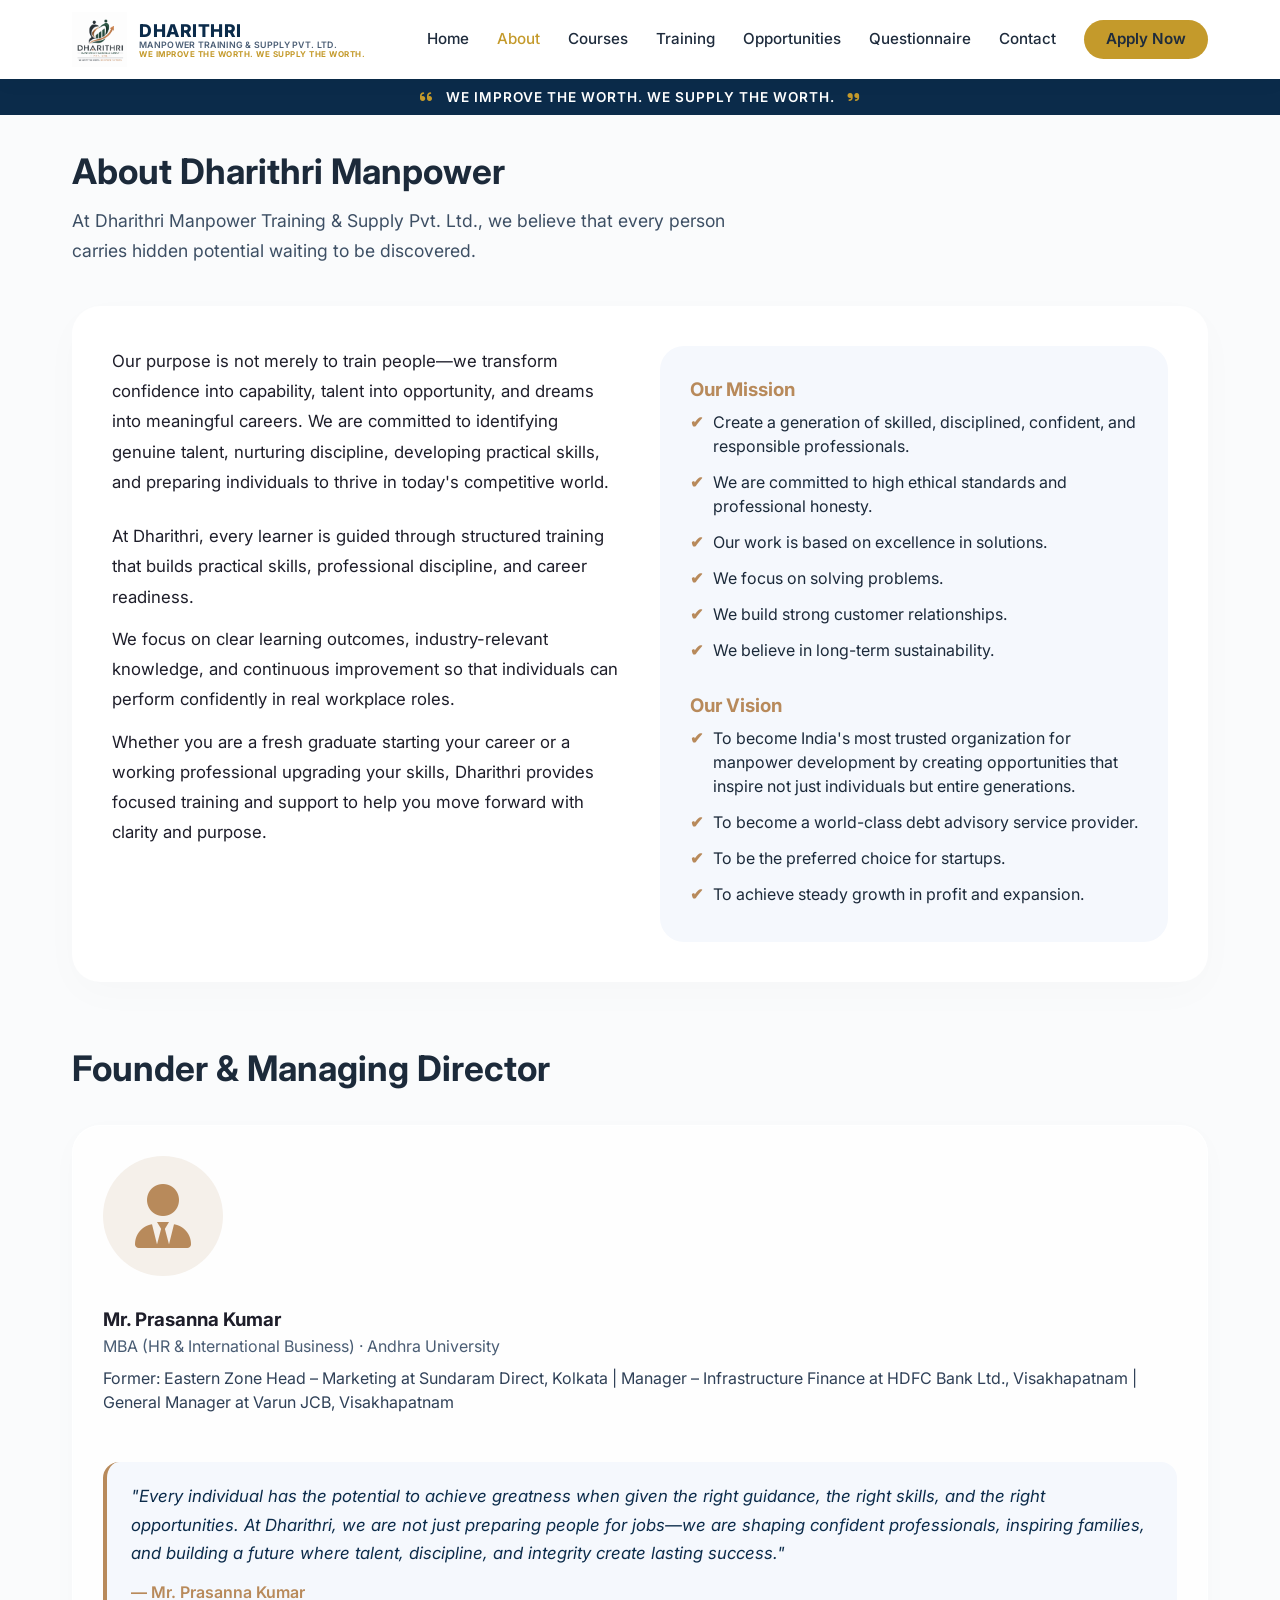
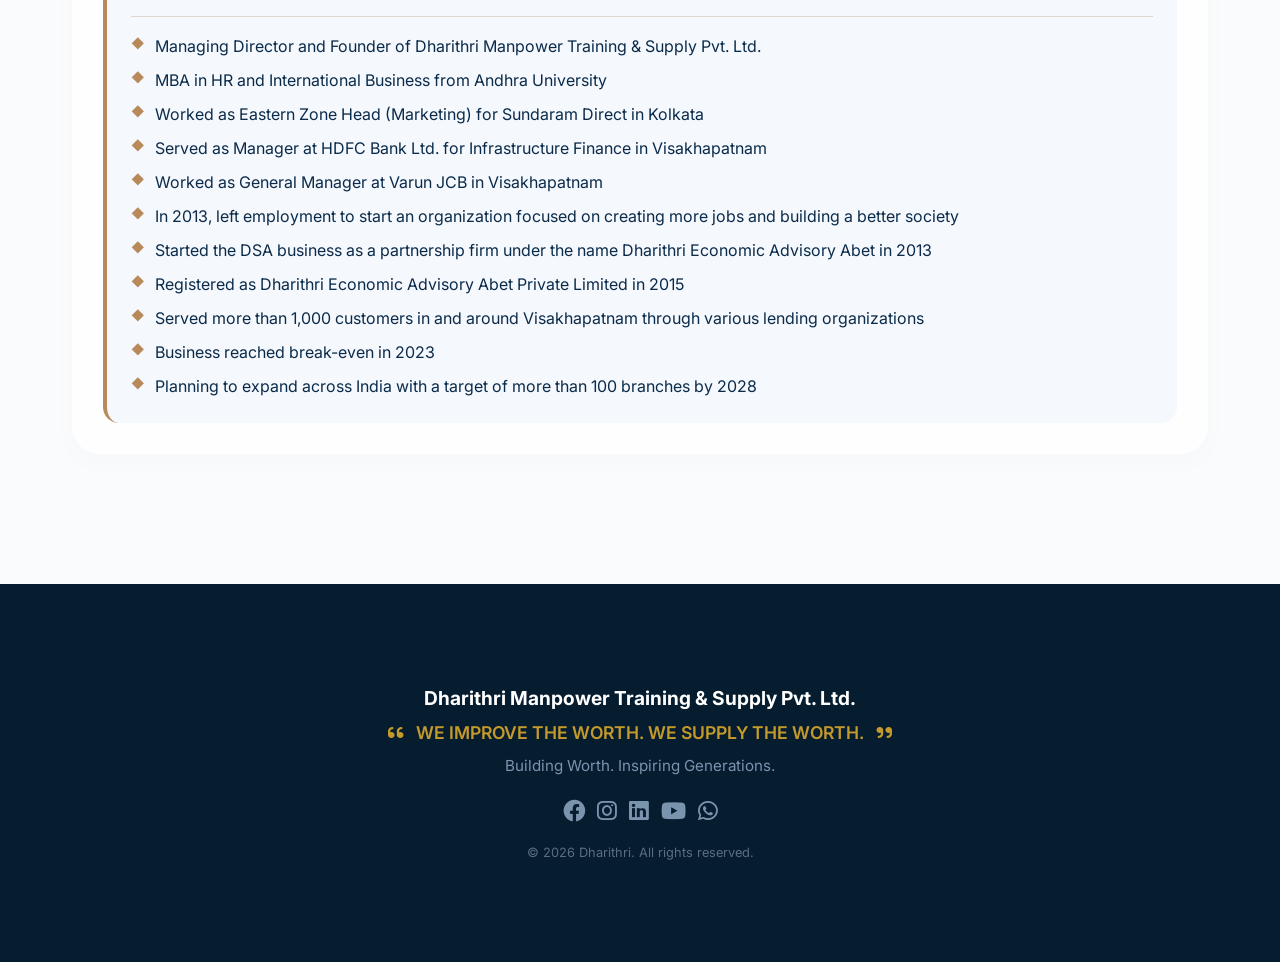
<file: about.html>
<!DOCTYPE html>
<html lang="en">
<head>
    <meta charset="UTF-8" />
    <meta name="viewport" content="width=device-width, initial-scale=1.0" />
    <title>About · Dharithri</title>
    <link rel="stylesheet" href="https://cdnjs.cloudflare.com/ajax/libs/font-awesome/6.0.0-beta3/css/all.min.css" />
    <link href="https://fonts.googleapis.com/css2?family=Inter:opsz,wght@14..32,400;14..32,500;14..32,600;14..32,700&display=swap" rel="stylesheet" />
    <link rel="stylesheet" href="css/style.css" />
    <style>
        /* ===== RESET NAVBAR HEIGHT ISSUE ===== */
        .navbar {
            min-height: auto !important;
            height: auto !important;
        }
        .navbar .container {
            padding-top: 0 !important;
            padding-bottom: 0 !important;
        }
        
        /* ===== ABOUT PAGE STYLES ===== */
        .about-grid {
            display: grid;
            grid-template-columns: 1fr 1fr;
            gap: 40px;
            margin: 40px 0;
        }
        .about-grid ul {
            list-style: none;
            padding: 0;
        }
        .about-grid ul li {
            padding: 6px 0;
            display: flex;
            align-items: flex-start;
            gap: 10px;
            color: #1c2a3a;
        }
        .about-grid ul li::before {
            content: "✔";
            color: #b88a5b;
            font-weight: 700;
        }
        .founder-card {
            display: flex;
            gap: 30px;
            background: rgba(255,255,255,0.7);
            backdrop-filter: blur(4px);
            padding: 30px;
            border-radius: 28px;
            border: 1px solid rgba(255,255,255,0.8);
            margin: 30px 0;
            align-items: flex-start;
        }
        .founder-img {
            font-size: 4rem;
            color: #b88a5b;
            background: #f5f0ea;
            padding: 20px;
            border-radius: 50%;
            min-width: 100px;
            text-align: center;
        }
        .section-title {
            font-size: 2.2rem;
            font-weight: 700;
            color: #1c2a3a;
            margin-bottom: 0.5rem;
        }
        .section-sub {
            font-size: 1.1rem;
            color: #3d4f64;
            max-width: 700px;
            line-height: 1.7;
        }
        .container {
            max-width: 1200px;
            margin: 0 auto;
            padding: 60px 2rem;
        }
        .highlight-box {
            background: #f5f8fd;
            padding: 20px 24px;
            border-radius: 16px;
            border-left: 4px solid #b88a5b;
            margin-top: 16px;
        }
        .highlight-box ul {
            list-style: none;
            padding: 0;
            margin: 10px 0 0 0;
        }
        .highlight-box ul li {
            padding: 5px 0;
            display: flex;
            align-items: flex-start;
            gap: 10px;
            color: #0b2b4a;
        }
        .highlight-box ul li::before {
            content: "◆";
            color: #b88a5b;
            font-weight: 700;
            font-size: 0.8rem;
        }
        .highlight-box .founder-quote {
            font-style: italic;
            color: #0b2b4a;
            margin-bottom: 12px;
            font-size: 1.05rem;
            line-height: 1.7;
        }
        .highlight-box .founder-sign {
            font-weight: 600;
            margin-top: 8px;
        }
        @media (max-width: 768px) {
            .about-grid {
                grid-template-columns: 1fr;
            }
            .founder-card {
                flex-direction: column;
                align-items: center;
                text-align: center;
            }
        }
    </style>
</head>
<body>
    <!-- Navbar auto-loaded by navbar.js -->
    <div id="navbar-container"></div>

    <section class="container" style="padding-top: 30px;">
        <!-- ===== TITLE ===== -->
        <h1 class="section-title">About Dharithri Manpower</h1>
        <p class="section-sub">At Dharithri Manpower Training & Supply Pvt. Ltd., we believe that every person carries hidden potential waiting to be discovered.</p>

        <div class="about-grid">
            <!-- LEFT COLUMN -->
            <div>
                <p style="font-size:1.05rem; line-height:1.8;">Our purpose is not merely to train people—we transform confidence into capability, talent into opportunity, and dreams into meaningful careers. We are committed to identifying genuine talent, nurturing discipline, developing practical skills, and preparing individuals to thrive in today's competitive world.</p>
                <br />
                <p style="font-size:1.05rem; line-height:1.8;">At Dharithri, every learner is guided through structured training that builds practical skills, professional discipline, and career readiness.</p>
                <p style="font-size:1.05rem; line-height:1.8; margin-top:12px;">We focus on clear learning outcomes, industry-relevant knowledge, and continuous improvement so that individuals can perform confidently in real workplace roles.</p>
                <p style="font-size:1.05rem; line-height:1.8; margin-top:12px;">Whether you are a fresh graduate starting your career or a working professional upgrading your skills, Dharithri provides focused training and support to help you move forward with clarity and purpose.</p>
            </div>

            <!-- RIGHT COLUMN - MISSION & VISION -->
            <div style="background:#f5f8fd; padding:30px; border-radius:24px;">
                <h3 style="color:#b88a5b;">Our Mission</h3>
                <ul>
                    <li>Create a generation of skilled, disciplined, confident, and responsible professionals.</li>
                    <li>We are committed to high ethical standards and professional honesty.</li>
                    <li>Our work is based on excellence in solutions.</li>
                    <li>We focus on solving problems.</li>
                    <li>We build strong customer relationships.</li>
                    <li>We believe in long-term sustainability.</li>
                </ul>
                <br />
                <h3 style="color:#b88a5b;">Our Vision</h3>
                <ul>
                    <li>To become India's most trusted organization for manpower development by creating opportunities that inspire not just individuals but entire generations.</li>
                    <li>To become a world-class debt advisory service provider.</li>
                    <li>To be the preferred choice for startups.</li>
                    <li>To achieve steady growth in profit and expansion.</li>
                </ul>
            </div>
        </div>

        <!-- ======== FOUNDER ======== -->
        <div style="margin-top:60px;">
            <h2 class="section-title">Founder & Managing Director</h2>
            <div class="founder-card">
                <div class="founder-img"><i class="fas fa-user-tie"></i></div>
                <div>
                    <h3>Mr. Prasanna Kumar</h3>
                    <p style="color:#4a5d74;">MBA (HR & International Business) · Andhra University</p>
                    <p style="margin:8px 0; color:#2f4057;">Former: Eastern Zone Head – Marketing at Sundaram Direct, Kolkata | Manager – Infrastructure Finance at HDFC Bank Ltd., Visakhapatnam | General Manager at Varun JCB, Visakhapatnam</p>
                    <br />
                    <div class="highlight-box">
                        <p class="founder-quote">
                            "Every individual has the potential to achieve greatness when given the right guidance, the right skills, and the right opportunities. At Dharithri, we are not just preparing people for jobs—we are shaping confident professionals, inspiring families, and building a future where talent, discipline, and integrity create lasting success."
                        </p>
                        <p style="font-weight:600; color:#b88a5b; margin-bottom:10px;">— Mr. Prasanna Kumar</p>
                        <hr style="border:none; border-top:1px solid #e0d6cc; margin:12px 0;" />
                        <ul>
                            <li>Managing Director and Founder of Dharithri Manpower Training & Supply Pvt. Ltd.</li>
                            <li>MBA in HR and International Business from Andhra University</li>
                            <li>Worked as Eastern Zone Head (Marketing) for Sundaram Direct in Kolkata</li>
                            <li>Served as Manager at HDFC Bank Ltd. for Infrastructure Finance in Visakhapatnam</li>
                            <li>Worked as General Manager at Varun JCB in Visakhapatnam</li>
                            <li>In 2013, left employment to start an organization focused on creating more jobs and building a better society</li>
                            <li>Started the DSA business as a partnership firm under the name Dharithri Economic Advisory Abet in 2013</li>
                            <li>Registered as Dharithri Economic Advisory Abet Private Limited in 2015</li>
                            <li>Served more than 1,000 customers in and around Visakhapatnam through various lending organizations</li>
                            <li>Business reached break-even in 2023</li>
                            <li>Planning to expand across India with a target of more than 100 branches by 2028</li>
                        </ul>
                    </div>
                </div>
            </div>
        </div>
    </section>

    <!-- Footer auto-loaded -->
    <div id="footer-container"></div>

    <script src="js/main.js"></script>
    <script src="js/navbar.js"></script>
</body>
</html>
</file>
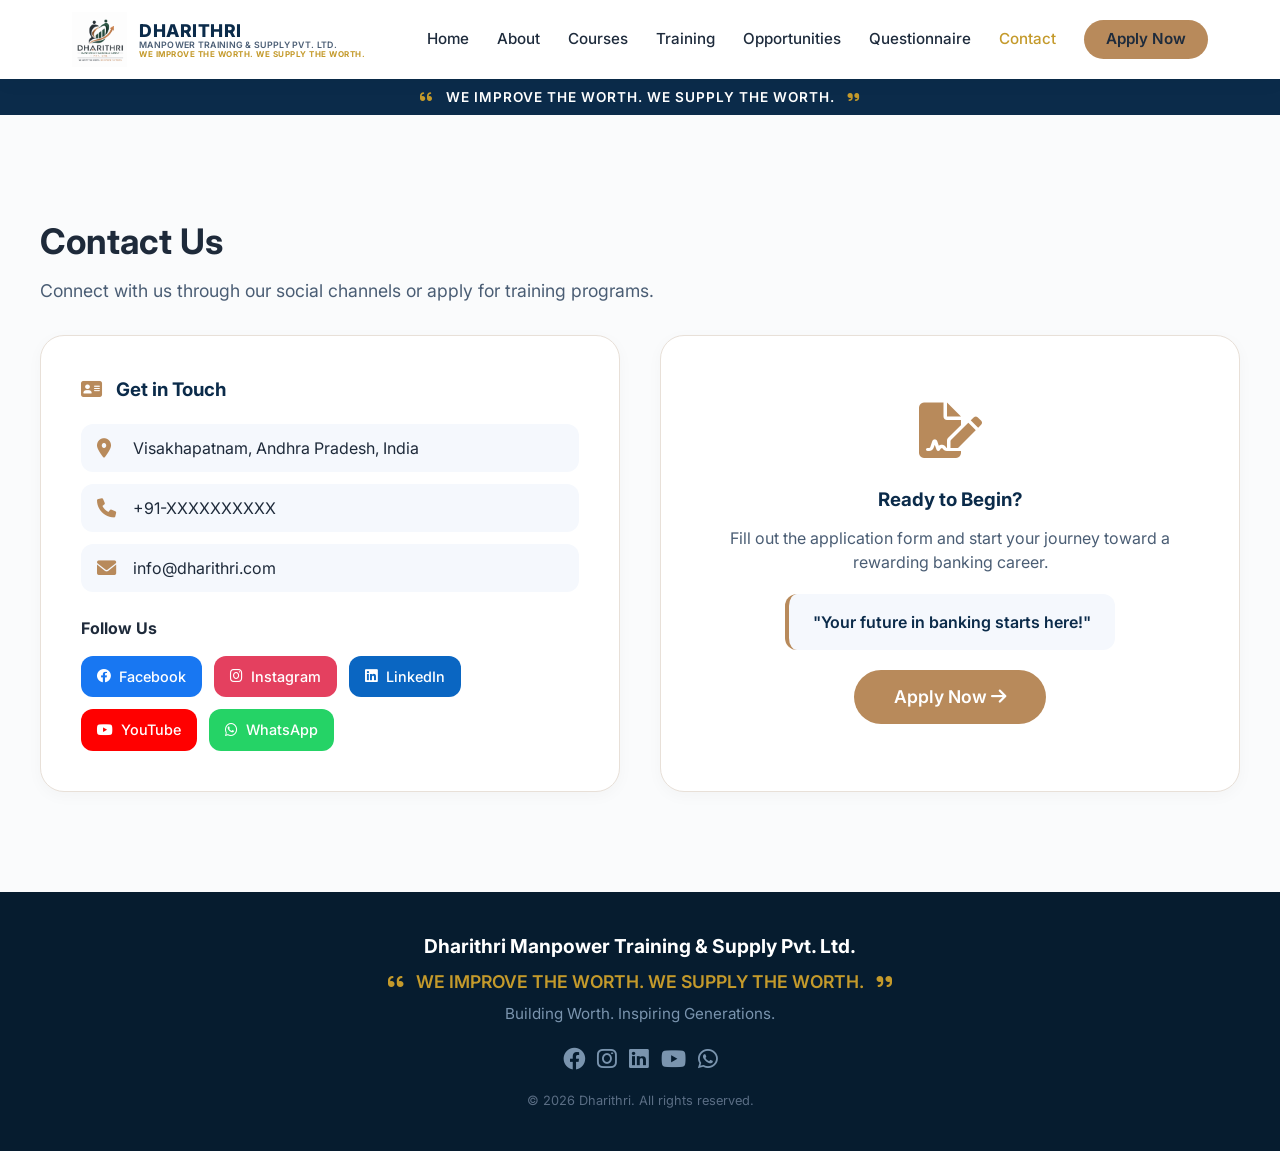
<file: contact.html>
<!DOCTYPE html>
<html lang="en">
<head>
    <meta charset="UTF-8" />
    <meta name="viewport" content="width=device-width, initial-scale=1.0" />
    <title>Contact · Dharithri</title>
    <link rel="stylesheet" href="https://cdnjs.cloudflare.com/ajax/libs/font-awesome/6.0.0-beta3/css/all.min.css" />
    <link href="https://fonts.googleapis.com/css2?family=Inter:opsz,wght@14..32,400;14..32,500;14..32,600;14..32,700&display=swap" rel="stylesheet" />
    <link rel="stylesheet" href="css/style.css" />
    <style>
        /* ===== CONTACT PAGE STYLES ===== */
        .container {
            max-width: 1200px;
            margin: 0 auto;
            padding: 0 2rem;
        }

        .section-title {
            font-size: 2.2rem;
            font-weight: 700;
            color: #1e2a3a;
            margin: 40px 0 10px;
        }

        .section-sub {
            font-size: 1.1rem;
            color: #4a5d74;
            margin-bottom: 30px;
        }

        .contact-grid {
            display: grid;
            grid-template-columns: 1fr 1fr;
            gap: 40px;
        }

        .contact-card {
            background: white;
            padding: 40px;
            border-radius: 24px;
            box-shadow: 0 4px 16px rgba(0, 0, 0, 0.03);
            border: 1px solid #e8e0d8;
        }

        .contact-card h3 {
            color: #0b2b4a;
            margin-bottom: 20px;
        }

        .contact-card h3 i {
            color: #b88a5b;
            margin-right: 10px;
        }

        .contact-item {
            display: flex;
            align-items: center;
            gap: 12px;
            padding: 12px 16px;
            background: #f5f8fd;
            border-radius: 12px;
            margin-bottom: 12px;
        }

        .contact-item i {
            color: #b88a5b;
            font-size: 1.2rem;
            width: 24px;
        }

        .contact-item span {
            color: #1e2a3a;
        }

        .social-buttons {
            display: flex;
            flex-wrap: wrap;
            gap: 12px;
            margin-top: 16px;
        }

        .social-btn {
            padding: 10px 16px;
            border-radius: 12px;
            text-decoration: none;
            display: flex;
            align-items: center;
            gap: 8px;
            color: white;
            font-weight: 500;
            transition: opacity 0.2s;
            font-size: 0.9rem;
        }

        .social-btn:hover {
            opacity: 0.85;
        }

        .social-btn.facebook { background: #1877f2; }
        .social-btn.instagram { background: #E4405F; }
        .social-btn.linkedin { background: #0A66C2; }
        .social-btn.youtube { background: #FF0000; }
        .social-btn.whatsapp { background: #25D366; }

        .right-card {
            text-align: center;
            display: flex;
            flex-direction: column;
            justify-content: center;
            align-items: center;
        }

        .right-card .icon-big {
            font-size: 3.5rem;
            color: #b88a5b;
            margin-bottom: 16px;
        }

        .right-card h3 {
            color: #0b2b4a;
            margin: 12px 0;
        }

        .right-card p {
            color: #4a5d74;
            margin-bottom: 20px;
        }

        .right-card .quote-box {
            background: #f5f8fd;
            padding: 16px 24px;
            border-radius: 12px;
            border-left: 4px solid #b88a5b;
            margin-bottom: 20px;
        }

        .right-card .quote-box p {
            color: #0b2b4a;
            font-weight: 600;
            margin-bottom: 0;
        }

        .btn-gold {
            background: #b88a5b;
            color: white;
            padding: 14px 40px;
            border-radius: 40px;
            text-decoration: none;
            font-weight: 600;
            display: inline-block;
            transition: background 0.2s;
            font-size: 1.1rem;
        }

        .btn-gold:hover {
            background: #9e6d44;
        }

        @media (max-width: 900px) {
            .contact-grid {
                grid-template-columns: 1fr;
            }
        }

        @media (max-width: 600px) {
            .section-title {
                font-size: 1.6rem;
            }
            .contact-card {
                padding: 24px;
            }
            .social-buttons {
                flex-direction: column;
            }
            .social-btn {
                justify-content: center;
            }
        }
    </style>
</head>
<body>

    <!-- ============================================================ -->
    <!-- NAVBAR WILL BE LOADED BY navbar.js -->
    <!-- ============================================================ -->

    <!-- ===== MAIN CONTENT ===== -->
    <section class="container" style="padding: 60px 0;">
        <h1 class="section-title">Contact Us</h1>
        <p class="section-sub">Connect with us through our social channels or apply for training programs.</p>

        <div class="contact-grid">

            <!-- Left Column: Contact Info -->
            <div class="contact-card">
                <h3><i class="fas fa-address-card"></i> Get in Touch</h3>
                <div>
                    <div class="contact-item">
                        <i class="fas fa-map-marker-alt"></i>
                        <span>Visakhapatnam, Andhra Pradesh, India</span>
                    </div>
                    <div class="contact-item">
                        <i class="fas fa-phone"></i>
                        <span>+91-XXXXXXXXXX</span>
                    </div>
                    <div class="contact-item">
                        <i class="fas fa-envelope"></i>
                        <span>info@dharithri.com</span>
                    </div>
                </div>
                <div style="margin-top: 24px;">
                    <h4 style="margin-bottom: 12px; color:#1e2a3a;">Follow Us</h4>
                    <div class="social-buttons">
                        <a href="#" target="_blank" class="social-btn facebook"><i class="fab fa-facebook"></i> Facebook</a>
                        <a href="#" target="_blank" class="social-btn instagram"><i class="fab fa-instagram"></i> Instagram</a>
                        <a href="#" target="_blank" class="social-btn linkedin"><i class="fab fa-linkedin"></i> LinkedIn</a>
                        <a href="#" target="_blank" class="social-btn youtube"><i class="fab fa-youtube"></i> YouTube</a>
                        <a href="#" target="_blank" class="social-btn whatsapp"><i class="fab fa-whatsapp"></i> WhatsApp</a>
                    </div>
                </div>
            </div>

            <!-- Right Column: Ready to Begin -->
            <div class="contact-card right-card">
                <i class="fas fa-file-signature icon-big"></i>
                <h3>Ready to Begin?</h3>
                <p>Fill out the application form and start your journey toward a rewarding banking career.</p>
                <div class="quote-box">
                    <p>"Your future in banking starts here!"</p>
                </div>
                <a href="apply.html" class="btn-gold">Apply Now <i class="fas fa-arrow-right"></i></a>
            </div>

        </div>
    </section>

    <!-- ============================================================ -->
    <!-- FOOTER WILL BE LOADED BY navbar.js -->
    <!-- ============================================================ -->

    <script src="js/main.js"></script>
    <script src="js/navbar.js"></script>
</body>
</html>
</file>
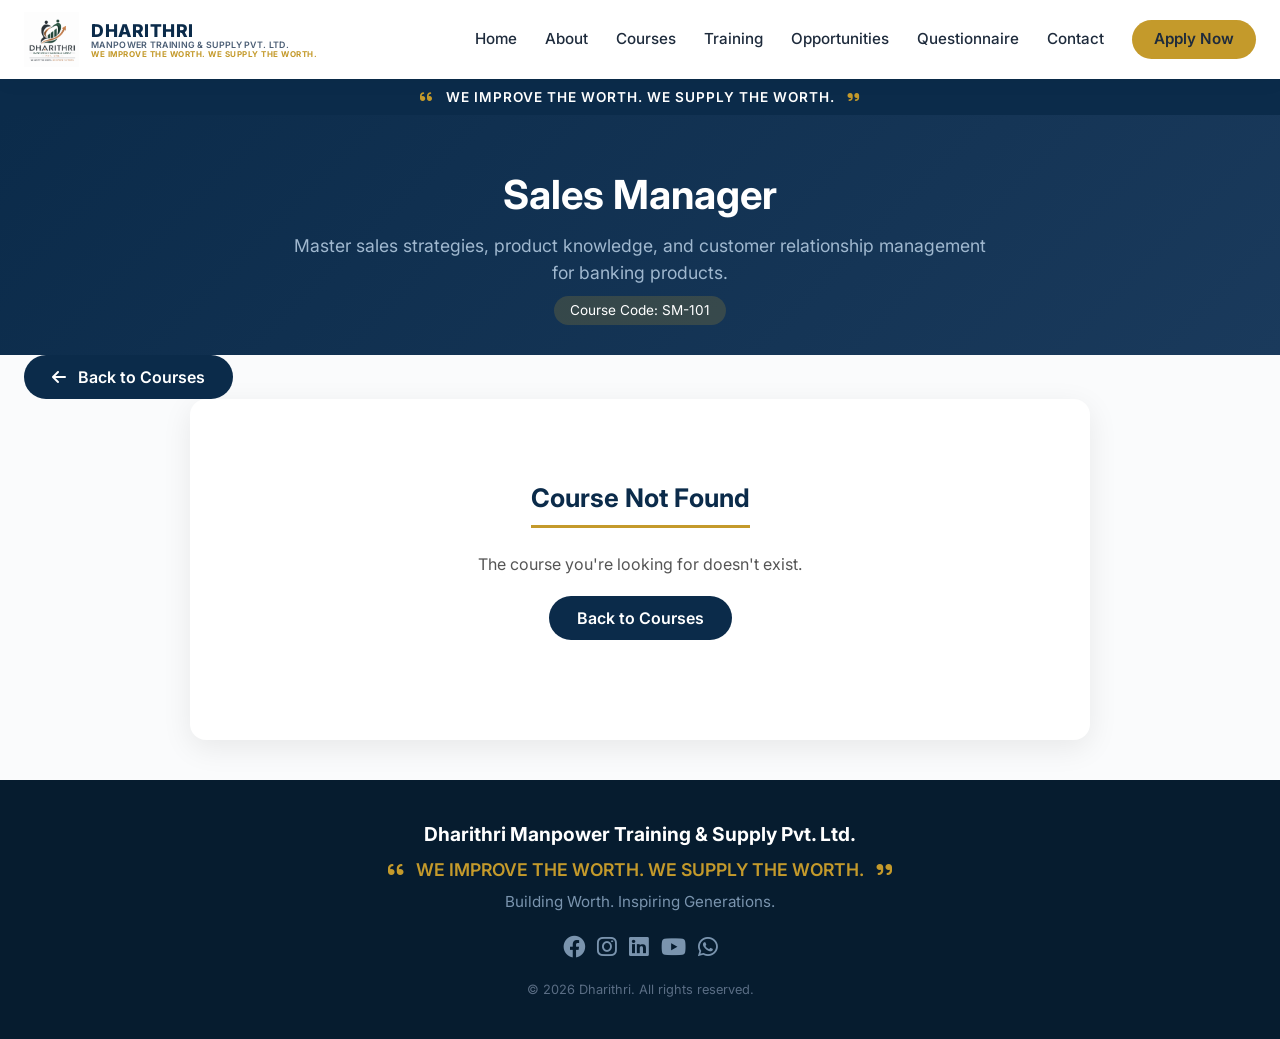
<file: course-detail.html>
<!DOCTYPE html>
<html lang="en">
<head>
    <meta charset="UTF-8" />
    <meta name="viewport" content="width=device-width, initial-scale=1.0" />
    <title>Course Details - Dharithri Manpower Training & Supply Pvt. Ltd.</title>
    <link rel="stylesheet" href="https://cdnjs.cloudflare.com/ajax/libs/font-awesome/6.0.0-beta3/css/all.min.css" />
    <link href="https://fonts.googleapis.com/css2?family=Inter:opsz,wght@14..32,400;14..32,500;14..32,600;14..32,700&display=swap" rel="stylesheet" />
    <link rel="stylesheet" href="css/style.css" />
    <style>
        /* Additional styles for course detail page */
        .detail-hero {
            background: linear-gradient(135deg, #0b2b4a, #1a3a5c);
            color: white;
            padding: 50px 0 30px;
        }

        .detail-hero h1 {
            font-size: 2.5rem;
            font-weight: 700;
        }

        .detail-hero .subtitle {
            font-size: 1.1rem;
            color: #a0b8cf;
            max-width: 700px;
            margin: 8px auto 0;
        }

        .detail-hero .course-code-badge {
            background: rgba(196, 154, 43, 0.2);
            padding: 4px 16px;
            border-radius: 20px;
            display: inline-block;
            font-size: 0.85rem;
            margin-top: 10px;
        }

        .detail-card {
            background: white;
            border-radius: 16px;
            padding: 40px;
            box-shadow: 0 8px 30px rgba(0, 0, 0, 0.08);
            margin: -20px auto 40px;
            max-width: 900px;
        }

        .detail-card h2 {
            color: #0b2b4a;
            font-size: 1.6rem;
            margin-bottom: 12px;
            border-bottom: 3px solid #c49a2b;
            padding-bottom: 8px;
            display: inline-block;
        }

        .detail-card .overview-text {
            color: #555;
            line-height: 1.8;
            font-size: 1.05rem;
            margin: 16px 0 24px;
        }

        .detail-meta-grid {
            display: grid;
            grid-template-columns: repeat(auto-fit, minmax(200px, 1fr));
            gap: 16px;
            background: #f5f7fa;
            padding: 20px 24px;
            border-radius: 12px;
            margin: 20px 0 30px;
        }

        .detail-meta-item {
            display: flex;
            flex-direction: column;
        }

        .detail-meta-item .label {
            font-size: 0.7rem;
            text-transform: uppercase;
            color: #666;
            font-weight: 600;
            letter-spacing: 0.5px;
        }

        .detail-meta-item .value {
            font-size: 1.1rem;
            color: #0b2b4a;
            font-weight: 700;
            margin-top: 2px;
        }

        .learn-list {
            display: grid;
            grid-template-columns: 1fr 1fr;
            gap: 10px;
            list-style: none;
            padding: 0;
            margin: 16px 0 24px;
        }

        .learn-list li {
            padding: 10px 14px;
            background: #f5f7fa;
            border-radius: 8px;
            display: flex;
            align-items: center;
            gap: 10px;
            font-size: 0.95rem;
            color: #333;
            border-left: 3px solid #c49a2b;
        }

        .learn-list li::before {
            content: "✓";
            color: #c49a2b;
            font-weight: bold;
        }

        .curriculum-list {
            list-style: none;
            padding: 0;
            margin: 16px 0 24px;
        }

        .curriculum-list li {
            padding: 12px 18px;
            background: #f5f7fa;
            margin-bottom: 8px;
            border-radius: 8px;
            display: flex;
            justify-content: space-between;
            align-items: center;
        }

        .curriculum-list .module {
            font-weight: 500;
            color: #333;
        }

        .curriculum-list .duration {
            font-size: 0.85rem;
            color: #666;
            background: white;
            padding: 2px 14px;
            border-radius: 20px;
        }

        .career-grid {
            display: grid;
            grid-template-columns: repeat(auto-fit, minmax(180px, 1fr));
            gap: 12px;
            margin: 16px 0 24px;
        }

        .career-item {
            background: #f5f7fa;
            padding: 14px;
            border-radius: 8px;
            text-align: center;
            font-weight: 600;
            color: #0b2b4a;
            border: 1px solid #e8ecf0;
        }

        .btn-back {
            display: inline-block;
            background: #0b2b4a;
            color: white;
            padding: 10px 28px;
            border-radius: 30px;
            text-decoration: none;
            font-weight: 600;
            transition: all 0.3s;
            margin-bottom: 20px;
        }

        .btn-back:hover {
            background: #1a3a5c;
            transform: translateX(-5px);
        }

        .btn-back i {
            margin-right: 8px;
        }

        .btn-enroll-big {
            display: inline-block;
            background: #c49a2b;
            color: white;
            padding: 14px 48px;
            border-radius: 50px;
            text-decoration: none;
            font-weight: 700;
            font-size: 1.1rem;
            transition: all 0.3s;
            margin-top: 10px;
        }

        .btn-enroll-big:hover {
            background: #a87d1f;
            transform: scale(1.03);
        }

        .enroll-section {
            background: linear-gradient(135deg, #0b2b4a, #1a3a5c);
            color: white;
            padding: 40px;
            border-radius: 16px;
            text-align: center;
            margin-top: 30px;
        }

        .enroll-section h3 {
            font-size: 1.8rem;
            font-weight: 700;
        }

        .enroll-section p {
            color: #a0b8cf;
            margin: 8px 0 20px;
        }

        @media (max-width: 768px) {
            .detail-hero h1 {
                font-size: 1.8rem;
            }

            .detail-card {
                padding: 24px;
                margin: 0 16px 30px;
            }

            .learn-list {
                grid-template-columns: 1fr;
            }

            .detail-meta-grid {
                grid-template-columns: 1fr 1fr;
            }

            .career-grid {
                grid-template-columns: 1fr 1fr;
            }
        }

        @media (max-width: 480px) {
            .detail-meta-grid {
                grid-template-columns: 1fr;
            }

            .career-grid {
                grid-template-columns: 1fr;
            }
        }
    </style>
</head>
<body>
    <!-- Navbar auto-loaded by navbar.js -->

    <!-- ======== DETAIL HERO ======== -->
    <section class="detail-hero">
        <div class="container" style="text-align:center;">
            <h1 id="courseTitle">Sales Manager</h1>
            <p class="subtitle" id="courseSubtitle">Master sales strategies, product knowledge, and customer relationship management for banking products.</p>
            <div class="course-code-badge" id="courseCode">Course Code: SM-101</div>
        </div>
    </section>

    <!-- ======== DETAIL CONTENT ======== -->
    <div class="container">
        <a href="courses.html" class="btn-back"><i class="fas fa-arrow-left"></i> Back to Courses</a>

        <div class="detail-card" id="courseDetailContent">
            <!-- Course Overview -->
            <h2>📖 Course Overview</h2>
            <p class="overview-text" id="courseOverview">This Sales Manager course is designed to equip you with the skills and knowledge needed to excel in banking sales. You'll learn various product sales strategies, customer relationship management, and how to handle different loan products including Loan Against Property, Business Loans, Home Loans, and Professional Loans.</p>

            <!-- Course Meta -->
            <div class="detail-meta-grid">
                <div class="detail-meta-item">
                    <span class="label">⏱️ Duration</span>
                    <span class="value" id="courseDuration">6 Months</span>
                </div>
                <div class="detail-meta-item">
                    <span class="label">📅 Mode</span>
                    <span class="value" id="courseMode">Classroom + Practical</span>
                </div>
                <div class="detail-meta-item">
                    <span class="label">📜 Certification</span>
                    <span class="value" id="courseCertification">Yes</span>
                </div>
                <div class="detail-meta-item">
                    <span class="label">👥 Batch Size</span>
                    <span class="value" id="courseBatch">20-25 Students</span>
                </div>
                <div class="detail-meta-item">
                    <span class="label">📆 Next Batch</span>
                    <span class="value" id="courseBatchDate">Starting October 2026</span>
                </div>
            </div>

            <!-- What You'll Learn -->
            <h2>🎯 What You'll Learn</h2>
            <ul class="learn-list" id="courseLearn">
                <!-- Populated by JavaScript -->
            </ul>

            <!-- Curriculum -->
            <h2>📚 Course Curriculum</h2>
            <ul class="curriculum-list" id="courseCurriculum">
                <!-- Populated by JavaScript -->
            </ul>

            <!-- Career Opportunities -->
            <h2>🚀 Career Opportunities</h2>
            <p style="color:#555; margin-bottom:12px;">After completing this course, you'll be eligible for the following roles:</p>
            <div class="career-grid" id="courseCareers">
                <!-- Populated by JavaScript -->
            </div>

            <!-- Enroll Section -->
            <div class="enroll-section">
                <h3>🎓 Ready to Start Your Career?</h3>
                <p>Join our course and take the first step towards a successful banking career.</p>
                <a href="#" class="btn-enroll-big">Enroll Now</a>
            </div>
        </div>
    </div>

    <!-- ======== FOOTER (Matches Homepage) ======== -->
    <footer>
        <div class="container" style="text-align:center; padding:40px 0;">
            <p style="color:#a0b8cf; font-size:0.9rem;">&copy; 2026 <span style="color:#c49a2b;">Dharithri Manpower Training & Supply Pvt. Ltd.</span></p>
            <p style="color:#a0b8cf; font-size:0.85rem; margin-top:4px;">WE SUPPLY THE WORTH. WE IMPROVE THE WORTH.</p>
        </div>
    </footer>

    <script src="js/main.js"></script>
    <script src="js/navbar.js"></script>

    <script>
        // ================================================================
        // COURSE DATA - All courses with 6 Months Duration and October 2026 batch
        // ================================================================
        const courseData = {

            'MM-001': {
                title: 'Marketing Manager',
                code: 'MM-001',
                subtitle: 'Master marketing strategies, campaign management, and brand building for financial services.',
                overview: 'The Marketing Manager course is designed to equip you with the skills needed to lead marketing initiatives in the banking and financial sector. You will learn about strategic marketing planning, digital marketing, brand management, and campaign execution to drive business growth and customer engagement.',
                duration: '6 Months',
                mode: 'Classroom + Practical',
                certification: 'Yes',
                batch: '15-20 Students',
                batchDate: 'Starting October 2026',
                learn: [
                    'Marketing Strategy & Planning',
                    'Campaign Management',
                    'Digital Marketing',
                    'Brand Management',
                    'Market Research & Analysis',
                    'Customer Acquisition'
                ],
                curriculum: [
                    { module: 'Module 1: Marketing Fundamentals', duration: '2 Weeks' },
                    { module: 'Module 2: Strategic Planning', duration: '3 Weeks' },
                    { module: 'Module 3: Digital Marketing', duration: '3 Weeks' },
                    { module: 'Module 4: Brand Management', duration: '2 Weeks' },
                    { module: 'Module 5: Campaign Execution', duration: '2 Weeks' },
                    { module: 'Module 6: Capstone Project', duration: '2 Weeks' }
                ],
                careers: [
                    { role: 'Marketing Manager' },
                    { role: 'Brand Manager' },
                    { role: 'Digital Marketing Lead' },
                    { role: 'Campaign Manager' }
                ]
            },

            'SM-101': {
                title: 'Sales Manager',
                code: 'SM-101',
                subtitle: 'Master sales strategies, product knowledge, and customer relationship management for banking products.',
                overview: 'This Sales Manager course is designed to equip you with the skills and knowledge needed to excel in banking sales. You\'ll learn various product sales strategies, customer relationship management, and how to handle different loan products including Loan Against Property, Business Loans, Home Loans, and Professional Loans. The course combines theoretical knowledge with practical sales scenarios.',
                duration: '6 Months',
                mode: 'Classroom + Practical',
                certification: 'Yes',
                batch: '20-25 Students',
                batchDate: 'Starting October 2026',
                learn: [
                    'Product Sale Strategies',
                    'Loan Against Property Management',
                    'Business Loan Processing',
                    'Home Loan & Professional Loan',
                    'Customer Relationship Management',
                    'Sales Target Achievement'
                ],
                curriculum: [
                    { module: 'Module 1: Introduction to Banking Sales', duration: '2 Weeks' },
                    { module: 'Module 2: Product Knowledge (Loans)', duration: '3 Weeks' },
                    { module: 'Module 3: Sales Strategies & Techniques', duration: '2 Weeks' },
                    { module: 'Module 4: Customer Relationship Management', duration: '2 Weeks' },
                    { module: 'Module 5: Compliance & Documentation', duration: '2 Weeks' },
                    { module: 'Module 6: Practical Sales Training', duration: '2 Weeks' }
                ],
                careers: [
                    { role: 'Sales Manager' },
                    { role: 'Relationship Manager' },
                    { role: 'Loan Officer' },
                    { role: 'Branch Sales Head' }
                ]
            },

            'FM-201': {
                title: 'Finance Manager',
                code: 'FM-201',
                subtitle: 'Comprehensive training in financial management, analysis, and strategic decision-making.',
                overview: 'The Finance Manager course provides comprehensive training in financial management, analysis, and strategic decision-making. You\'ll learn financial statement analysis, budgeting, forecasting, risk assessment, and strategic financial planning. This course is ideal for professionals aspiring to become finance managers in banking and financial institutions.',
                duration: '6 Months',
                mode: 'Classroom + Practical',
                certification: 'Yes',
                batch: '15-20 Students',
                batchDate: 'Starting October 2026',
                learn: [
                    'Financial Statement Analysis',
                    'Budgeting & Forecasting',
                    'Risk Assessment',
                    'Strategic Financial Planning',
                    'Financial Reporting',
                    'Investment Decisions'
                ],
                curriculum: [
                    { module: 'Module 1: Financial Accounting', duration: '3 Weeks' },
                    { module: 'Module 2: Financial Analysis', duration: '3 Weeks' },
                    { module: 'Module 3: Budgeting & Forecasting', duration: '2 Weeks' },
                    { module: 'Module 4: Risk Management', duration: '2 Weeks' },
                    { module: 'Module 5: Strategic Finance', duration: '3 Weeks' },
                    { module: 'Module 6: Capstone Project', duration: '3 Weeks' }
                ],
                careers: [
                    { role: 'Finance Manager' },
                    { role: 'Financial Analyst' },
                    { role: 'Budget Analyst' },
                    { role: 'Financial Controller' }
                ]
            },

            'OM-301': {
                title: 'Ops Manager',
                code: 'OM-301',
                subtitle: 'Learn operations management, file analysis, and banking compliance processes.',
                overview: 'The Operations Manager course focuses on banking operations management, file analysis, KYC processes, and compliance. You\'ll learn how to manage banking operations, analyze files, handle KYC documentation, and ensure compliance with banking regulations. This course is perfect for professionals looking to excel in banking operations.',
                duration: '6 Months',
                mode: 'Classroom + Hands-on',
                certification: 'Yes',
                batch: '20-25 Students',
                batchDate: 'Starting October 2026',
                learn: [
                    'File Analysis',
                    'KYC Processes',
                    'Banking Documentation',
                    'ITR & RTR Management',
                    'Property Verification',
                    'Compliance Management'
                ],
                curriculum: [
                    { module: 'Module 1: Banking Operations', duration: '2 Weeks' },
                    { module: 'Module 2: File Analysis & Documentation', duration: '3 Weeks' },
                    { module: 'Module 3: KYC & Compliance', duration: '2 Weeks' },
                    { module: 'Module 4: ITR & RTR Management', duration: '2 Weeks' },
                    { module: 'Module 5: Property Verification', duration: '2 Weeks' },
                    { module: 'Module 6: Practical Training', duration: '2 Weeks' }
                ],
                careers: [
                    { role: 'Operations Manager' },
                    { role: 'Branch Operations Head' },
                    { role: 'Compliance Officer' },
                    { role: 'Process Manager' }
                ]
            },

            'RM-401': {
                title: 'Risk Manager',
                code: 'RM-401',
                subtitle: 'Master risk assessment, fraud detection, and verification processes in banking.',
                overview: 'The Risk Manager course is designed to provide comprehensive knowledge of risk assessment, fraud detection, and verification processes in banking. You\'ll learn various risk management frameworks, fraud detection techniques, verification processes, and compliance reporting. This course is ideal for professionals aspiring to become risk managers in banking institutions.',
                duration: '6 Months',
                mode: 'Classroom + Practical',
                certification: 'Yes',
                batch: '15-20 Students',
                batchDate: 'Starting October 2026',
                learn: [
                    'Verification Processes',
                    'Fraud Detection Techniques',
                    'Risk Assessment Frameworks',
                    'Compliance & Reporting',
                    'Risk Mitigation Strategies',
                    'Internal Controls'
                ],
                curriculum: [
                    { module: 'Module 1: Introduction to Risk Management', duration: '2 Weeks' },
                    { module: 'Module 2: Fraud Detection', duration: '3 Weeks' },
                    { module: 'Module 3: Risk Assessment', duration: '2 Weeks' },
                    { module: 'Module 4: Verification Processes', duration: '2 Weeks' },
                    { module: 'Module 5: Compliance & Reporting', duration: '2 Weeks' },
                    { module: 'Module 6: Practical Case Studies', duration: '2 Weeks' }
                ],
                careers: [
                    { role: 'Risk Manager' },
                    { role: 'Fraud Analyst' },
                    { role: 'Compliance Manager' },
                    { role: 'Risk Assessment Officer' }
                ]
            },

            'CM-501': {
                title: 'Credit Manager',
                code: 'CM-501',
                subtitle: 'Learn credit evaluation, verification, and approval processes for banking loans.',
                overview: 'The Credit Manager course provides comprehensive training in credit evaluation, verification, and loan approval processes. You\'ll learn how to verify files, recommend loan applications, make approval/rejection decisions, and manage credit risk. This course is perfect for professionals aspiring to become credit managers in banking institutions.',
                duration: '6 Months',
                mode: 'Classroom + Practical',
                certification: 'Yes',
                batch: '15-20 Students',
                batchDate: 'Starting October 2026',
                learn: [
                    'File Verification',
                    'Recommendation Processes',
                    'Approval/Rejection Decisions',
                    'Credit Risk Assessment',
                    'Loan Underwriting',
                    'Credit Policy Implementation'
                ],
                curriculum: [
                    { module: 'Module 1: Credit Evaluation', duration: '3 Weeks' },
                    { module: 'Module 2: Verification Processes', duration: '2 Weeks' },
                    { module: 'Module 3: Loan Approval & Rejection', duration: '3 Weeks' },
                    { module: 'Module 4: Credit Risk Management', duration: '2 Weeks' },
                    { module: 'Module 5: Credit Policy & Compliance', duration: '2 Weeks' },
                    { module: 'Module 6: Practical Training', duration: '3 Weeks' }
                ],
                careers: [
                    { role: 'Credit Manager' },
                    { role: 'Credit Analyst' },
                    { role: 'Underwriting Manager' },
                    { role: 'Risk Manager' }
                ]
            },

            'CA-601': {
                title: 'Credit Analyst',
                code: 'CA-601',
                subtitle: 'Analyze financial statements, credit risk, and make informed lending decisions.',
                overview: 'The Credit Analyst course is designed to provide you with the skills needed to analyze financial statements, assess credit risk, and make informed lending decisions. You\'ll learn financial statement analysis, credit risk assessment, loan eligibility evaluation, and reporting. This course is ideal for professionals seeking careers in credit analysis.',
                duration: '6 Months',
                mode: 'Classroom + Practical',
                certification: 'Yes',
                batch: '20-25 Students',
                batchDate: 'Starting October 2026',
                learn: [
                    'Financial Statement Analysis',
                    'Credit Risk Assessment',
                    'Loan Eligibility Evaluation',
                    'Reporting & Recommendations',
                    'Credit Scoring',
                    'Risk Mitigation'
                ],
                curriculum: [
                    { module: 'Module 1: Financial Analysis', duration: '2 Weeks' },
                    { module: 'Module 2: Credit Assessment', duration: '3 Weeks' },
                    { module: 'Module 3: Loan Evaluation', duration: '2 Weeks' },
                    { module: 'Module 4: Reporting & Documentation', duration: '2 Weeks' },
                    { module: 'Module 5: Credit Risk Management', duration: '2 Weeks' },
                    { module: 'Module 6: Practical Case Studies', duration: '2 Weeks' }
                ],
                careers: [
                    { role: 'Credit Analyst' },
                    { role: 'Risk Analyst' },
                    { role: 'Financial Analyst' },
                    { role: 'Loan Officer' }
                ]
            },

            'LM-701': {
                title: 'Legal Manager',
                code: 'LM-701',
                subtitle: 'Master property verification, legal documentation, and compliance in banking.',
                overview: 'The Legal Manager course provides comprehensive training in property verification, legal documentation, and compliance management in banking. You\'ll learn how to verify property documents, ensure legal compliance, and manage regulatory frameworks. This course is perfect for professionals seeking careers in banking legal departments.',
                duration: '6 Months',
                mode: 'Classroom + Practical',
                certification: 'Yes',
                batch: '15-20 Students',
                batchDate: 'Starting October 2026',
                learn: [
                    'Property Verification',
                    'Legal Documentation',
                    'Compliance Management',
                    'Regulatory Frameworks',
                    'Contract Review',
                    'Legal Risk Assessment'
                ],
                curriculum: [
                    { module: 'Module 1: Property Law in Banking', duration: '2 Weeks' },
                    { module: 'Module 2: Legal Documentation', duration: '3 Weeks' },
                    { module: 'Module 3: Compliance Management', duration: '2 Weeks' },
                    { module: 'Module 4: Regulatory Frameworks', duration: '2 Weeks' },
                    { module: 'Module 5: Contract Management', duration: '2 Weeks' },
                    { module: 'Module 6: Practical Training', duration: '2 Weeks' }
                ],
                careers: [
                    { role: 'Legal Manager' },
                    { role: 'Compliance Officer' },
                    { role: 'Legal Advisor' },
                    { role: 'Documentation Specialist' }
                ]
            },

            'TM-801': {
                title: 'Technical Manager',
                code: 'TM-801',
                subtitle: 'Evaluate property value based on location, market trends, and technical assessment.',
                overview: 'The Technical Manager course provides training in property valuation, location-based assessment, market trend analysis, and technical reporting. You\'ll learn how to evaluate property value, analyze market trends, and provide technical assessments for banking purposes. This course is ideal for professionals in property valuation and technical management.',
                duration: '6 Months',
                mode: 'Classroom + Practical',
                certification: 'Yes',
                batch: '15-20 Students',
                batchDate: 'Starting October 2026',
                learn: [
                    'Property Valuation Techniques',
                    'Location-Based Assessment',
                    'Market Trend Analysis',
                    'Technical Reporting',
                    'Property Inspection',
                    'Valuation Methodologies'
                ],
                curriculum: [
                    { module: 'Module 1: Property Valuation', duration: '2 Weeks' },
                    { module: 'Module 2: Location Analysis', duration: '2 Weeks' },
                    { module: 'Module 3: Market Trends', duration: '2 Weeks' },
                    { module: 'Module 4: Technical Reporting', duration: '2 Weeks' },
                    { module: 'Module 5: Inspection Techniques', duration: '2 Weeks' },
                    { module: 'Module 6: Practical Training', duration: '3 Weeks' }
                ],
                careers: [
                    { role: 'Technical Manager' },
                    { role: 'Property Valuer' },
                    { role: 'Real Estate Analyst' },
                    { role: 'Technical Analyst' }
                ]
            },

            'UM-901': {
                title: 'Underwriting Manager',
                code: 'UM-901',
                subtitle: 'Review and approve credit risk, ensuring quality lending decisions.',
                overview: 'The Underwriting Manager course is designed to provide comprehensive knowledge of credit risk review, approval processes, and underwriting standards. You\'ll learn how to evaluate credit applications, make approval decisions, ensure underwriting standards, and maintain quality control. This course is perfect for professionals aspiring to become underwriting managers.',
                duration: '6 Months',
                mode: 'Classroom + Practical',
                certification: 'Yes',
                batch: '15-20 Students',
                batchDate: 'Starting October 2026',
                learn: [
                    'Credit Risk Review',
                    'Approval Processes',
                    'Underwriting Standards',
                    'Quality Control',
                    'Risk Assessment',
                    'Decision Making'
                ],
                curriculum: [
                    { module: 'Module 1: Credit Underwriting', duration: '3 Weeks' },
                    { module: 'Module 2: Risk Review', duration: '3 Weeks' },
                    { module: 'Module 3: Approval Processes', duration: '2 Weeks' },
                    { module: 'Module 4: Quality Control', duration: '2 Weeks' },
                    { module: 'Module 5: Underwriting Standards', duration: '2 Weeks' },
                    { module: 'Module 6: Practical Training', duration: '3 Weeks' }
                ],
                careers: [
                    { role: 'Underwriting Manager' },
                    { role: 'Credit Manager' },
                    { role: 'Risk Manager' },
                    { role: 'Loan Processing Manager' }
                ]
            },

            'CRM-1001': {
                title: 'Collections / Recovery Manager',
                code: 'CRM-1001',
                subtitle: 'Manage overdue loans, recovery processes, and debt collection strategies.',
                overview: 'The Collections & Recovery Manager course provides comprehensive training in managing overdue loans, recovery processes, and debt collection strategies. You\'ll learn how to handle delinquent accounts, implement recovery strategies, manage legal recovery processes, and improve collection efficiency. This course is ideal for professionals in collections and recovery management.',
                duration: '6 Months',
                mode: 'Classroom + Practical',
                certification: 'Yes',
                batch: '20-25 Students',
                batchDate: 'Starting October 2026',
                learn: [
                    'Overdue Loan Management',
                    'Recovery Strategies',
                    'Debt Collection Techniques',
                    'Legal Recovery Processes',
                    'Customer Communication',
                    'Collection Efficiency'
                ],
                curriculum: [
                    { module: 'Module 1: Collections Management', duration: '2 Weeks' },
                    { module: 'Module 2: Recovery Strategies', duration: '3 Weeks' },
                    { module: 'Module 3: Legal Recovery', duration: '2 Weeks' },
                    { module: 'Module 4: Customer Communication', duration: '2 Weeks' },
                    { module: 'Module 5: Performance Metrics', duration: '2 Weeks' },
                    { module: 'Module 6: Practical Training', duration: '2 Weeks' }
                ],
                careers: [
                    { role: 'Collections Manager' },
                    { role: 'Recovery Manager' },
                    { role: 'Credit Control Manager' },
                    { role: 'Debt Collection Specialist' }
                ]
            },

            'PM-1101': {
                title: 'Portfolio Manager',
                code: 'PM-1101',
                subtitle: 'Manage portfolios of loans, investments, and financial assets effectively.',
                overview: 'The Portfolio Manager course is designed to provide comprehensive training in portfolio management, investment strategies, asset allocation, and risk monitoring. You\'ll learn how to manage loan portfolios, investment portfolios, and financial assets effectively. This course is perfect for professionals aspiring to become portfolio managers.',
                duration: '6 Months',
                mode: 'Classroom + Practical',
                certification: 'Yes',
                batch: '15-20 Students',
                batchDate: 'Starting October 2026',
                learn: [
                    'Portfolio Management',
                    'Investment Strategies',
                    'Asset Allocation',
                    'Risk Monitoring',
                    'Performance Analysis',
                    'Portfolio Optimization'
                ],
                curriculum: [
                    { module: 'Module 1: Portfolio Management', duration: '3 Weeks' },
                    { module: 'Module 2: Investment Strategies', duration: '3 Weeks' },
                    { module: 'Module 3: Asset Allocation', duration: '2 Weeks' },
                    { module: 'Module 4: Risk Monitoring', duration: '2 Weeks' },
                    { module: 'Module 5: Performance Analysis', duration: '2 Weeks' },
                    { module: 'Module 6: Capstone Project', duration: '3 Weeks' }
                ],
                careers: [
                    { role: 'Portfolio Manager' },
                    { role: 'Investment Manager' },
                    { role: 'Asset Manager' },
                    { role: 'Financial Analyst' }
                ]
            },

            'AM-1201': {
                title: 'Asset Manager',
                code: 'AM-1201',
                subtitle: 'Manage investments, financial assets, and optimize returns for clients.',
                overview: 'The Asset Manager course provides training in asset management strategies, investment planning, portfolio optimization, and client relationship management. You\'ll learn how to manage financial assets, optimize returns, and build strong client relationships. This course is ideal for professionals seeking careers in asset management.',
                duration: '6 Months',
                mode: 'Classroom + Practical',
                certification: 'Yes',
                batch: '15-20 Students',
                batchDate: 'Starting October 2026',
                learn: [
                    'Asset Management Strategies',
                    'Investment Planning',
                    'Portfolio Optimization',
                    'Client Relationship Management',
                    'Risk Management',
                    'Performance Monitoring'
                ],
                curriculum: [
                    { module: 'Module 1: Asset Management', duration: '3 Weeks' },
                    { module: 'Module 2: Investment Planning', duration: '3 Weeks' },
                    { module: 'Module 3: Portfolio Optimization', duration: '2 Weeks' },
                    { module: 'Module 4: Client Management', duration: '2 Weeks' },
                    { module: 'Module 5: Risk Management', duration: '2 Weeks' },
                    { module: 'Module 6: Practical Training', duration: '3 Weeks' }
                ],
                careers: [
                    { role: 'Asset Manager' },
                    { role: 'Investment Advisor' },
                    { role: 'Portfolio Manager' },
                    { role: 'Wealth Manager' }
                ]
            },

            'AFM-1301': {
                title: 'Asset Finance Manager',
                code: 'AFM-1301',
                subtitle: 'Handle financing for vehicles, equipment, and other assets effectively.',
                overview: 'The Asset Finance Manager course provides specialized training in vehicle financing, equipment financing, asset valuation, and leasing. You\'ll learn how to handle various asset finance products, evaluate assets, and manage leasing and hire purchase agreements. This course is perfect for professionals in asset finance.',
                duration: '6 Months',
                mode: 'Classroom + Practical',
                certification: 'Yes',
                batch: '20-25 Students',
                batchDate: 'Starting October 2026',
                learn: [
                    'Vehicle Financing',
                    'Equipment Financing',
                    'Asset Valuation',
                    'Leasing & Hire Purchase',
                    'Risk Assessment',
                    'Documentation Management'
                ],
                curriculum: [
                    { module: 'Module 1: Asset Finance Products', duration: '2 Weeks' },
                    { module: 'Module 2: Vehicle Financing', duration: '2 Weeks' },
                    { module: 'Module 3: Equipment Financing', duration: '2 Weeks' },
                    { module: 'Module 4: Asset Valuation', duration: '2 Weeks' },
                    { module: 'Module 5: Leasing & Documentation', duration: '2 Weeks' },
                    { module: 'Module 6: Practical Training', duration: '3 Weeks' }
                ],
                careers: [
                    { role: 'Asset Finance Manager' },
                    { role: 'Leasing Manager' },
                    { role: 'Equipment Finance Specialist' },
                    { role: 'Asset Valuation Officer' }
                ]
            },

            'BBM-1401': {
                title: 'MSME / Business Banking Manager',
                code: 'BBM-1401',
                subtitle: 'Handle loans for small and medium businesses with specialized banking solutions.',
                overview: 'The MSME/Business Banking Manager course is designed to provide comprehensive knowledge of MSME banking, business loans, working capital financing, and entrepreneur support. You\'ll learn how to handle small and medium business banking, manage working capital finance, and support entrepreneurs. This course is ideal for professionals in business banking.',
                duration: '6 Months',
                mode: 'Classroom + Practical',
                certification: 'Yes',
                batch: '15-20 Students',
                batchDate: 'Starting October 2026',
                learn: [
                    'MSME Loan Management',
                    'Business Banking Solutions',
                    'Working Capital Financing',
                    'Entrepreneur Support',
                    'Business Credit Assessment',
                    'Relationship Management'
                ],
                curriculum: [
                    { module: 'Module 1: MSME Banking', duration: '3 Weeks' },
                    { module: 'Module 2: Business Loans', duration: '3 Weeks' },
                    { module: 'Module 3: Working Capital Finance', duration: '2 Weeks' },
                    { module: 'Module 4: Entrepreneur Support', duration: '2 Weeks' },
                    { module: 'Module 5: Credit Assessment', duration: '2 Weeks' },
                    { module: 'Module 6: Practical Training', duration: '3 Weeks' }
                ],
                careers: [
                    { role: 'MSME Banking Manager' },
                    { role: 'Business Banking Manager' },
                    { role: 'Relationship Manager' },
                    { role: 'Loan Officer' }
                ]
            },

            'ACC-1501': {
                title: 'Accountant',
                code: 'ACC-1501',
                subtitle: 'Comprehensive training in accounting principles, financial reporting, and tax compliance.',
                overview: 'The Accountant course provides comprehensive training in accounting principles, financial reporting, tax compliance, and bookkeeping. You\'ll learn how to manage accounts, prepare financial statements, handle tax returns, and ensure compliance with accounting standards. This course is perfect for professionals aspiring to become accountants.',
                duration: '6 Months',
                mode: 'Classroom + Practical',
                certification: 'Yes',
                batch: '20-25 Students',
                batchDate: 'Starting October 2026',
                learn: [
                    'Accounting Principles',
                    'Financial Reporting',
                    'Tax Compliance',
                    'Bookkeeping & Ledger Management',
                    'Financial Statement Preparation',
                    'Accounting Software'
                ],
                curriculum: [
                    { module: 'Module 1: Accounting Fundamentals', duration: '2 Weeks' },
                    { module: 'Module 2: Financial Reporting', duration: '3 Weeks' },
                    { module: 'Module 3: Tax Compliance', duration: '2 Weeks' },
                    { module: 'Module 4: Bookkeeping', duration: '2 Weeks' },
                    { module: 'Module 5: Accounting Software', duration: '2 Weeks' },
                    { module: 'Module 6: Practical Training', duration: '2 Weeks' }
                ],
                careers: [
                    { role: 'Accountant' },
                    { role: 'Senior Accountant' },
                    { role: 'Accounts Manager' },
                    { role: 'Finance Executive' }
                ]
            },

            'AUD-1601': {
                title: 'Auditor',
                code: 'AUD-1601',
                subtitle: 'Learn auditing processes, internal controls, and compliance verification.',
                overview: 'The Auditor course provides training in auditing processes, internal controls, compliance verification, and risk assessment. You\'ll learn how to conduct audits, evaluate internal controls, verify compliance, and assess risks. This course is ideal for professionals seeking careers in auditing.',
                duration: '6 Months',
                mode: 'Classroom + Practical',
                certification: 'Yes',
                batch: '15-20 Students',
                batchDate: 'Starting October 2026',
                learn: [
                    'Audit Procedures',
                    'Internal Controls',
                    'Compliance Verification',
                    'Risk Assessment',
                    'Audit Reporting',
                    'Regulatory Compliance'
                ],
                curriculum: [
                    { module: 'Module 1: Auditing Fundamentals', duration: '2 Weeks' },
                    { module: 'Module 2: Internal Controls', duration: '3 Weeks' },
                    { module: 'Module 3: Compliance Audits', duration: '2 Weeks' },
                    { module: 'Module 4: Risk Assessment', duration: '2 Weeks' },
                    { module: 'Module 5: Audit Reporting', duration: '2 Weeks' },
                    { module: 'Module 6: Practical Training', duration: '2 Weeks' }
                ],
                careers: [
                    { role: 'Auditor' },
                    { role: 'Internal Auditor' },
                    { role: 'Compliance Officer' },
                    { role: 'Risk Auditor' }
                ]
            },

            'CA-1701': {
                title: 'Chartered Accountant',
                code: 'CA-1701',
                subtitle: 'Advanced training for CA certification with practical financial management skills.',
                overview: 'The Chartered Accountant course provides advanced training for CA certification, covering advanced accounting, audit & assurance, taxation, and financial management. You\'ll learn the skills needed to become a certified chartered accountant with practical financial management expertise. This course is perfect for CA aspirants.',
                duration: '6 Months',
                mode: 'Classroom + Practical',
                certification: 'Yes',
                batch: '10-15 Students',
                batchDate: 'Starting October 2026',
                learn: [
                    'Advanced Accounting',
                    'Audit & Assurance',
                    'Taxation Expertise',
                    'Financial Management',
                    'Corporate Laws',
                    'Professional Ethics'
                ],
                curriculum: [
                    { module: 'Module 1: Advanced Accounting', duration: '4 Weeks' },
                    { module: 'Module 2: Audit & Assurance', duration: '3 Weeks' },
                    { module: 'Module 3: Taxation', duration: '4 Weeks' },
                    { module: 'Module 4: Financial Management', duration: '3 Weeks' },
                    { module: 'Module 5: Corporate Laws', duration: '3 Weeks' },
                    { module: 'Module 6: Capstone Project', duration: '4 Weeks' }
                ],
                careers: [
                    { role: 'Chartered Accountant' },
                    { role: 'Finance Director' },
                    { role: 'Tax Consultant' },
                    { role: 'Audit Partner' }
                ]
            },

            'CS-1801': {
                title: 'Company Secretary',
                code: 'CS-1801',
                subtitle: 'Corporate governance, compliance management, and secretarial practices.',
                overview: 'The Company Secretary course provides comprehensive training in corporate governance, compliance management, secretarial practices, and legal frameworks. You\'ll learn how to manage corporate governance, ensure compliance, handle secretarial duties, and navigate legal regulations. This course is ideal for CS aspirants.',
                duration: '6 Months',
                mode: 'Classroom + Practical',
                certification: 'Yes',
                batch: '15-20 Students',
                batchDate: 'Starting October 2026',
                learn: [
                    'Corporate Governance',
                    'Compliance Management',
                    'Secretarial Practices',
                    'Legal & Regulatory Frameworks',
                    'Board Meeting Management',
                    'Corporate Laws'
                ],
                curriculum: [
                    { module: 'Module 1: Corporate Governance', duration: '3 Weeks' },
                    { module: 'Module 2: Compliance Management', duration: '3 Weeks' },
                    { module: 'Module 3: Secretarial Practices', duration: '2 Weeks' },
                    { module: 'Module 4: Legal Frameworks', duration: '3 Weeks' },
                    { module: 'Module 5: Corporate Laws', duration: '2 Weeks' },
                    { module: 'Module 6: Practical Training', duration: '3 Weeks' }
                ],
                careers: [
                    { role: 'Company Secretary' },
                    { role: 'Compliance Officer' },
                    { role: 'Corporate Governance Manager' },
                    { role: 'Legal Advisor' }
                ]
            },

            'TEL-1901': {
                title: 'Teller / Cashier',
                code: 'TEL-1901',
                subtitle: 'Master cash handling, customer transactions, and teller operations.',
                overview: 'The Teller/Cashier course provides practical training in cash handling, customer transactions, teller operations, and banking software usage. You\'ll learn how to handle cash, process customer transactions, use banking software, and provide excellent customer service. This course is perfect for entry-level banking professionals.',
                duration: '6 Months',
                mode: 'Classroom + Hands-on',
                certification: 'Yes',
                batch: '25-30 Students',
                batchDate: 'Starting October 2026',
                learn: [
                    'Cash Handling',
                    'Customer Transactions',
                    'Teller Operations',
                    'Banking Software Usage',
                    'Customer Service',
                    'Cash Reconciliation'
                ],
                curriculum: [
                    { module: 'Module 1: Cash Handling', duration: '1 Week' },
                    { module: 'Module 2: Teller Operations', duration: '2 Weeks' },
                    { module: 'Module 3: Banking Software', duration: '2 Weeks' },
                    { module: 'Module 4: Customer Transactions', duration: '2 Weeks' },
                    { module: 'Module 5: Customer Service', duration: '1 Week' },
                    { module: 'Module 6: Practical Training', duration: '2 Weeks' }
                ],
                careers: [
                    { role: 'Teller' },
                    { role: 'Cashier' },
                    { role: 'Customer Service Associate' },
                    { role: 'Branch Operations Executive' }
                ]
            },

            'BOE-2001': {
                title: 'Back Office / Branch Operations Executive',
                code: 'BOE-2001',
                subtitle: 'Learn back office operations, documentation, and branch support functions.',
                overview: 'The Back Office/Branch Operations Executive course provides training in back office operations, documentation management, branch support functions, and process optimization. You\'ll learn how to manage back office operations, handle documentation, support branch functions, and optimize processes. This course is ideal for aspiring operations executives.',
                duration: '6 Months',
                mode: 'Classroom + Practical',
                certification: 'Yes',
                batch: '20-25 Students',
                batchDate: 'Starting October 2026',
                learn: [
                    'Back Office Operations',
                    'Documentation Management',
                    'Branch Support Functions',
                    'Process Optimization',
                    'Data Management',
                    'Compliance'
                ],
                curriculum: [
                    { module: 'Module 1: Back Office Operations', duration: '2 Weeks' },
                    { module: 'Module 2: Documentation Management', duration: '3 Weeks' },
                    { module: 'Module 3: Branch Support', duration: '2 Weeks' },
                    { module: 'Module 4: Process Optimization', duration: '2 Weeks' },
                    { module: 'Module 5: Data Management', duration: '2 Weeks' },
                    { module: 'Module 6: Practical Training', duration: '2 Weeks' }
                ],
                careers: [
                    { role: 'Back Office Executive' },
                    { role: 'Branch Operations Executive' },
                    { role: 'Process Coordinator' },
                    { role: 'Documentation Specialist' }
                ]
            },

            'CSO-2101': {
                title: 'Customer Service Officer',
                code: 'CSO-2101',
                subtitle: 'Develop customer service excellence, relationship management, and problem-solving skills.',
                overview: 'The Customer Service Officer course provides training in customer service excellence, relationship management, problem-solving skills, and communication techniques. You\'ll learn how to provide exceptional customer service, handle customer queries, resolve complaints, and build strong relationships. This course is perfect for customer-facing roles.',
                duration: '6 Months',
                mode: 'Interactive Sessions',
                certification: 'Yes',
                batch: '25-30 Students',
                batchDate: 'Starting October 2026',
                learn: [
                    'Customer Service Excellence',
                    'Relationship Management',
                    'Problem-Solving Skills',
                    'Communication Techniques',
                    'Complaint Handling',
                    'Customer Retention'
                ],
                curriculum: [
                    { module: 'Module 1: Customer Service Fundamentals', duration: '1 Week' },
                    { module: 'Module 2: Communication Skills', duration: '2 Weeks' },
                    { module: 'Module 3: Problem Solving', duration: '2 Weeks' },
                    { module: 'Module 4: Complaint Handling', duration: '1 Week' },
                    { module: 'Module 5: Relationship Management', duration: '1 Week' },
                    { module: 'Module 6: Practical Training', duration: '2 Weeks' }
                ],
                careers: [
                    { role: 'Customer Service Officer' },
                    { role: 'Customer Relationship Manager' },
                    { role: 'Client Service Executive' },
                    { role: 'Branch Customer Service Head' }
                ]
            },

            'LSM-2201': {
                title: 'Liability Sales Manager',
                code: 'LSM-2201',
                subtitle: 'Lead deposit and account acquisition strategies for banking institutions.',
                overview: 'The Liability Sales Manager course is designed to provide comprehensive training in deposit and account acquisition, sales strategies, team leadership, and target achievement. You\'ll learn how to lead teams, develop sales strategies, acquire deposits and accounts, and achieve targets. This course is ideal for professionals in liability sales.',
                duration: '6 Months',
                mode: 'Classroom + Practical',
                certification: 'Yes',
                batch: '15-20 Students',
                batchDate: 'Starting October 2026',
                learn: [
                    'Deposit Account Acquisition',
                    'Sales Strategies',
                    'Team Leadership',
                    'Target Achievement',
                    'Liability Products',
                    'Customer Acquisition'
                ],
                curriculum: [
                    { module: 'Module 1: Liability Banking', duration: '3 Weeks' },
                    { module: 'Module 2: Sales Strategies', duration: '3 Weeks' },
                    { module: 'Module 3: Team Leadership', duration: '2 Weeks' },
                    { module: 'Module 4: Target Management', duration: '2 Weeks' },
                    { module: 'Module 5: Product Knowledge', duration: '2 Weeks' },
                    { module: 'Module 6: Practical Training', duration: '3 Weeks' }
                ],
                careers: [
                    { role: 'Liability Sales Manager' },
                    { role: 'Deposit Acquisition Manager' },
                    { role: 'Sales Team Lead' },
                    { role: 'Relationship Manager' }
                ]
            },

            'CASA-2301': {
                title: 'CASA Manager',
                code: 'CASA-2301',
                subtitle: 'Focus on Current Account and Savings Account growth and management.',
                overview: 'The CASA Manager course provides specialized training in Current Account and Savings Account management, growth strategies, customer acquisition, and relationship management. You\'ll learn how to manage CASA portfolios, grow customer base, and build strong relationships. This course is perfect for CASA banking professionals.',
                duration: '6 Months',
                mode: 'Classroom + Practical',
                certification: 'Yes',
                batch: '20-25 Students',
                batchDate: 'Starting October 2026',
                learn: [
                    'CASA Account Management',
                    'Account Growth Strategies',
                    'Customer Acquisition',
                    'Relationship Management',
                    'CASA Products',
                    'Portfolio Management'
                ],
                curriculum: [
                    { module: 'Module 1: CASA Banking', duration: '2 Weeks' },
                    { module: 'Module 2: Growth Strategies', duration: '3 Weeks' },
                    { module: 'Module 3: Customer Acquisition', duration: '2 Weeks' },
                    { module: 'Module 4: Relationship Management', duration: '2 Weeks' },
                    { module: 'Module 5: Product Knowledge', duration: '2 Weeks' },
                    { module: 'Module 6: Practical Training', duration: '2 Weeks' }
                ],
                careers: [
                    { role: 'CASA Manager' },
                    { role: 'Branch Manager' },
                    { role: 'Relationship Manager' },
                    { role: 'Deposit Manager' }
                ]
            },

            'RML-2401': {
                title: 'Relationship Manager - Liabilities',
                code: 'RML-2401',
                subtitle: 'Acquire and manage deposit customers, build long-term banking relationships.',
                overview: 'The Relationship Manager - Liabilities course provides training in deposit customer management, relationship building, cross-selling, and customer retention. You\'ll learn how to acquire and manage deposit customers, build long-term relationships, cross-sell products, and ensure customer retention. This course is ideal for relationship managers.',
                duration: '6 Months',
                mode: 'Classroom + Practical',
                certification: 'Yes',
                batch: '20-25 Students',
                batchDate: 'Starting October 2026',
                learn: [
                    'Deposit Customer Management',
                    'Relationship Building',
                    'Cross-Selling',
                    'Customer Retention',
                    'Portfolio Management',
                    'Customer Engagement'
                ],
                curriculum: [
                    { module: 'Module 1: Relationship Banking', duration: '2 Weeks' },
                    { module: 'Module 2: Customer Management', duration: '3 Weeks' },
                    { module: 'Module 3: Relationship Building', duration: '2 Weeks' },
                    { module: 'Module 4: Cross-Selling', duration: '2 Weeks' },
                    { module: 'Module 5: Retention Strategies', duration: '2 Weeks' },
                    { module: 'Module 6: Practical Training', duration: '2 Weeks' }
                ],
                careers: [
                    { role: 'Relationship Manager' },
                    { role: 'Customer Relationship Manager' },
                    { role: 'Portfolio Manager' },
                    { role: 'Branch Manager' }
                ]
            },

            'BLM-2501': {
                title: 'Branch Liability Manager',
                code: 'BLM-2501',
                subtitle: 'Manage branch deposit targets and liability portfolio effectively.',
                overview: 'The Branch Liability Manager course provides comprehensive training in deposit target management, branch liability portfolio, team coordination, and performance monitoring. You\'ll learn how to manage branch deposits, monitor performance, coordinate teams, and achieve targets. This course is perfect for branch liability management.',
                duration: '6 Months',
                mode: 'Classroom + Practical',
                certification: 'Yes',
                batch: '15-20 Students',
                batchDate: 'Starting October 2026',
                learn: [
                    'Deposit Target Management',
                    'Branch Liability Portfolio',
                    'Team Coordination',
                    'Performance Monitoring',
                    'Liability Products',
                    'Strategic Planning'
                ],
                curriculum: [
                    { module: 'Module 1: Branch Liability', duration: '2 Weeks' },
                    { module: 'Module 2: Target Management', duration: '3 Weeks' },
                    { module: 'Module 3: Team Coordination', duration: '2 Weeks' },
                    { module: 'Module 4: Performance Monitoring', duration: '2 Weeks' },
                    { module: 'Module 5: Product Knowledge', duration: '2 Weeks' },
                    { module: 'Module 6: Practical Training', duration: '2 Weeks' }
                ],
                careers: [
                    { role: 'Branch Liability Manager' },
                    { role: 'Branch Manager' },
                    { role: 'Deposit Manager' },
                    { role: 'Regional Manager' }
                ]
            },

            'RLM-2601': {
                title: 'Retail Liability Manager',
                code: 'RLM-2601',
                subtitle: 'Handle individual customer deposits and retail liability products.',
                overview: 'The Retail Liability Manager course provides training in retail deposit management, customer acquisition, product knowledge, and sales techniques. You\'ll learn how to manage retail deposits, acquire customers, sell products, and build relationships. This course is ideal for retail banking professionals.',
                duration: '6 Months',
                mode: 'Classroom + Practical',
                certification: 'Yes',
                batch: '20-25 Students',
                batchDate: 'Starting October 2026',
                learn: [
                    'Retail Deposit Management',
                    'Customer Acquisition',
                    'Product Knowledge',
                    'Sales Techniques',
                    'Relationship Building',
                    'Portfolio Growth'
                ],
                curriculum: [
                    { module: 'Module 1: Retail Banking', duration: '2 Weeks' },
                    { module: 'Module 2: Deposit Management', duration: '3 Weeks' },
                    { module: 'Module 3: Customer Acquisition', duration: '2 Weeks' },
                    { module: 'Module 4: Sales Techniques', duration: '2 Weeks' },
                    { module: 'Module 5: Product Knowledge', duration: '2 Weeks' },
                    { module: 'Module 6: Practical Training', duration: '2 Weeks' }
                ],
                careers: [
                    { role: 'Retail Liability Manager' },
                    { role: 'Retail Banking Manager' },
                    { role: 'Deposit Manager' },
                    { role: 'Branch Manager' }
                ]
            },

            'PBM-2701': {
                title: 'Priority Banking Manager',
                code: 'PBM-2701',
                subtitle: 'Manage high-value customers and premium banking relationships.',
                overview: 'The Priority Banking Manager course provides training in high-value customer management, premium banking solutions, wealth management, and exclusive services. You\'ll learn how to manage high-value customers, provide premium banking services, manage wealth, and deliver exclusive customer experiences. This course is perfect for priority banking professionals.',
                duration: '6 Months',
                mode: 'Classroom + Practical',
                certification: 'Yes',
                batch: '15-20 Students',
                batchDate: 'Starting October 2026',
                learn: [
                    'High-Value Customer Management',
                    'Premium Banking Solutions',
                    'Wealth Management',
                    'Exclusive Services',
                    'Customer Retention',
                    'Relationship Building'
                ],
                curriculum: [
                    { module: 'Module 1: Priority Banking', duration: '3 Weeks' },
                    { module: 'Module 2: High-Value Customers', duration: '3 Weeks' },
                    { module: 'Module 3: Wealth Management', duration: '2 Weeks' },
                    { module: 'Module 4: Premium Services', duration: '2 Weeks' },
                    { module: 'Module 5: Retention Strategies', duration: '2 Weeks' },
                    { module: 'Module 6: Practical Training', duration: '3 Weeks' }
                ],
                careers: [
                    { role: 'Priority Banking Manager' },
                    { role: 'Wealth Manager' },
                    { role: 'Premium Banking Head' },
                    { role: 'Private Banker' }
                ]
            },

            'WRM-2801': {
                title: 'Wealth Relationship Manager',
                code: 'WRM-2801',
                subtitle: 'Manage affluent customers with investment and deposit relationship solutions.',
                overview: 'The Wealth Relationship Manager course provides comprehensive training in affluent customer management, investment solutions, deposit relationships, and portfolio advisory. You\'ll learn how to manage high-net-worth customers, provide investment advice, manage deposits, and offer portfolio advisory services. This course is ideal for wealth management professionals.',
                duration: '6 Months',
                mode: 'Classroom + Practical',
                certification: 'Yes',
                batch: '15-20 Students',
                batchDate: 'Starting October 2026',
                learn: [
                    'Affluent Customer Management',
                    'Investment Solutions',
                    'Deposit Relationships',
                    'Portfolio Advisory',
                    'Wealth Planning',
                    'Risk Management'
                ],
                curriculum: [
                    { module: 'Module 1: Wealth Management', duration: '3 Weeks' },
                    { module: 'Module 2: Investment Solutions', duration: '3 Weeks' },
                    { module: 'Module 3: Portfolio Advisory', duration: '2 Weeks' },
                    { module: 'Module 4: Customer Management', duration: '2 Weeks' },
                    { module: 'Module 5: Wealth Planning', duration: '2 Weeks' },
                    { module: 'Module 6: Practical Training', duration: '3 Weeks' }
                ],
                careers: [
                    { role: 'Wealth Relationship Manager' },
                    { role: 'Wealth Manager' },
                    { role: 'Investment Advisor' },
                    { role: 'Private Banker' }
                ]
            },

            'CLM-2901': {
                title: 'Corporate Liability Manager',
                code: 'CLM-2901',
                subtitle: 'Acquire corporate deposits, salary accounts, and manage corporate relationships.',
                overview: 'The Corporate Liability Manager course provides training in corporate deposit acquisition, salary account management, corporate relationship building, and B2B banking solutions. You\'ll learn how to acquire corporate deposits, manage salary accounts, build corporate relationships, and provide B2B banking solutions. This course is perfect for corporate banking professionals.',
                duration: '6 Months',
                mode: 'Classroom + Practical',
                certification: 'Yes',
                batch: '15-20 Students',
                batchDate: 'Starting October 2026',
                learn: [
                    'Corporate Deposit Acquisition',
                    'Salary Account Management',
                    'Corporate Relationship Building',
                    'B2B Banking Solutions',
                    'Corporate Banking Products',
                    'Client Management'
                ],
                curriculum: [
                    { module: 'Module 1: Corporate Banking', duration: '3 Weeks' },
                    { module: 'Module 2: Deposit Acquisition', duration: '3 Weeks' },
                    { module: 'Module 3: Relationship Building', duration: '2 Weeks' },
                    { module: 'Module 4: B2B Solutions', duration: '2 Weeks' },
                    { module: 'Module 5: Product Knowledge', duration: '2 Weeks' },
                    { module: 'Module 6: Practical Training', duration: '3 Weeks' }
                ],
                careers: [
                    { role: 'Corporate Liability Manager' },
                    { role: 'Corporate Banking Manager' },
                    { role: 'Relationship Manager' },
                    { role: 'Business Banking Head' }
                ]
            },

            'CSO-3001': {
                title: 'CASA Sales Officer',
                code: 'CSO-3001',
                subtitle: 'Acquire savings and current accounts with effective sales techniques.',
                overview: 'The CASA Sales Officer course provides training in savings account acquisition, current account sales, customer outreach, and target achievement. You\'ll learn how to acquire CASA customers, meet sales targets, and build customer relationships. This course is ideal for entry-level sales professionals in banking.',
                duration: '6 Months',
                mode: 'Classroom + Practical',
                certification: 'Yes',
                batch: '25-30 Students',
                batchDate: 'Starting October 2026',
                learn: [
                    'Savings Account Acquisition',
                    'Current Account Sales',
                    'Customer Outreach',
                    'Target Achievement',
                    'Sales Techniques',
                    'Lead Generation'
                ],
                curriculum: [
                    { module: 'Module 1: CASA Products', duration: '1 Week' },
                    { module: 'Module 2: Sales Techniques', duration: '2 Weeks' },
                    { module: 'Module 3: Customer Outreach', duration: '2 Weeks' },
                    { module: 'Module 4: Target Management', duration: '1 Week' },
                    { module: 'Module 5: Lead Generation', duration: '1 Week' },
                    { module: 'Module 6: Practical Training', duration: '2 Weeks' }
                ],
                careers: [
                    { role: 'CASA Sales Officer' },
                    { role: 'Sales Executive' },
                    { role: 'Relationship Officer' },
                    { role: 'Deposit Sales Executive' }
                ]
            },

            'DMO-3101': {
                title: 'Deposit Mobilization Officer',
                code: 'DMO-3101',
                subtitle: 'Focus on bringing deposits to the bank through strategic mobilization.',
                overview: 'The Deposit Mobilization Officer course provides training in deposit mobilization strategies, customer acquisition, market outreach, and relationship building. You\'ll learn how to mobilize deposits, acquire customers, reach out to markets, and build strong relationships. This course is perfect for deposit mobilization professionals.',
                duration: '6 Months',
                mode: 'Classroom + Practical',
                certification: 'Yes',
                batch: '20-25 Students',
                batchDate: 'Starting October 2026',
                learn: [
                    'Deposit Mobilization Strategies',
                    'Customer Acquisition',
                    'Market Outreach',
                    'Relationship Building',
                    'Deposit Products',
                    'Strategic Planning'
                ],
                curriculum: [
                    { module: 'Module 1: Deposit Mobilization', duration: '2 Weeks' },
                    { module: 'Module 2: Customer Acquisition', duration: '3 Weeks' },
                    { module: 'Module 3: Market Outreach', duration: '2 Weeks' },
                    { module: 'Module 4: Relationship Building', duration: '2 Weeks' },
                    { module: 'Module 5: Product Knowledge', duration: '2 Weeks' },
                    { module: 'Module 6: Practical Training', duration: '2 Weeks' }
                ],
                careers: [
                    { role: 'Deposit Mobilization Officer' },
                    { role: 'Deposit Manager' },
                    { role: 'Relationship Manager' },
                    { role: 'Branch Manager' }
                ]
            },

            'FM-3201': {
                title: 'Floor Manager',
                code: 'FM-3201',
                subtitle: 'Supervise and guide teams, ensure work quality, and manage daily operations.',
                overview: 'The Floor Manager course provides comprehensive training in team supervision, task assignment, performance management, quality assurance, and cross-department coordination. You\'ll learn how to supervise teams, assign tasks, manage performance, ensure quality, and coordinate with other departments. This course is perfect for aspiring floor managers.',
                duration: '6 Months',
                mode: 'Classroom + Practical',
                certification: 'Yes',
                batch: '15-20 Students',
                batchDate: 'Starting October 2026',
                learn: [
                    'Team Supervision & Guidance',
                    'Task Assignment & Monitoring',
                    'Performance Management',
                    'Quality Assurance & Compliance',
                    'Training & Development',
                    'Cross-Department Coordination'
                ],
                curriculum: [
                    { module: 'Module 1: Leadership & Supervision', duration: '3 Weeks' },
                    { module: 'Module 2: Performance Management', duration: '3 Weeks' },
                    { module: 'Module 3: Quality Assurance', duration: '2 Weeks' },
                    { module: 'Module 4: Training & Development', duration: '2 Weeks' },
                    { module: 'Module 5: Coordination & Reporting', duration: '2 Weeks' },
                    { module: 'Module 6: Practical Training', duration: '3 Weeks' }
                ],
                careers: [
                    { role: 'Floor Manager' },
                    { role: 'Operations Manager' },
                    { role: 'Team Lead' },
                    { role: 'Branch Manager' }
                ]
            },

            'TS-3301': {
                title: 'Team Supervisor',
                code: 'TS-3301',
                subtitle: 'Lead teams, monitor performance, and ensure policy compliance and quality.',
                overview: 'The Team Supervisor course provides training in team leadership, performance monitoring, policy compliance, quality management, and reporting. You\'ll learn how to lead teams, monitor performance, ensure compliance, manage quality, and prepare reports. This course is ideal for aspiring team supervisors.',
                duration: '6 Months',
                mode: 'Classroom + Practical',
                certification: 'Yes',
                batch: '20-25 Students',
                batchDate: 'Starting October 2026',
                learn: [
                    'Team Leadership & Guidance',
                    'Performance Monitoring',
                    'Policy Compliance',
                    'Quality Management',
                    'Reporting & Productivity',
                    'New Employee Training'
                ],
                curriculum: [
                    { module: 'Module 1: Leadership Skills', duration: '2 Weeks' },
                    { module: 'Module 2: Performance Management', duration: '3 Weeks' },
                    { module: 'Module 3: Compliance & Quality', duration: '2 Weeks' },
                    { module: 'Module 4: Reporting & Productivity', duration: '2 Weeks' },
                    { module: 'Module 5: Training & Development', duration: '2 Weeks' },
                    { module: 'Module 6: Practical Training', duration: '2 Weeks' }
                ],
                careers: [
                    { role: 'Team Supervisor' },
                    { role: 'Team Lead' },
                    { role: 'Senior Associate' },
                    { role: 'Assistant Manager' }
                ]
            }

        };

        // ================================================================
        // LOAD COURSE DETAILS
        // ================================================================
        function loadCourseDetails() {
            const urlParams = new URLSearchParams(window.location.search);
            const courseCode = urlParams.get('code');
            const course = courseData[courseCode];

            if (!course) {
                document.getElementById('courseDetailContent').innerHTML = `
                    <div style="text-align:center; padding:40px;">
                        <h2 style="color:#0b2b4a;">Course Not Found</h2>
                        <p style="color:#555; margin:12px 0 20px;">The course you're looking for doesn't exist.</p>
                        <a href="courses.html" class="btn-back" style="display:inline-block;">Back to Courses</a>
                    </div>
                `;
                return;
            }

            document.title = `${course.title} - Dharithri Manpower Training`;

            // Update hero
            document.getElementById('courseTitle').textContent = course.title;
            document.getElementById('courseSubtitle').textContent = course.subtitle;
            document.getElementById('courseCode').textContent = `Course Code: ${course.code}`;

            // Update overview
            document.getElementById('courseOverview').textContent = course.overview;

            // Update meta
            document.getElementById('courseDuration').textContent = course.duration;
            document.getElementById('courseMode').textContent = course.mode;
            document.getElementById('courseCertification').textContent = course.certification;
            document.getElementById('courseBatch').textContent = course.batch;
            document.getElementById('courseBatchDate').textContent = course.batchDate;

            // Update learn list
            const learnList = document.getElementById('courseLearn');
            learnList.innerHTML = '';
            course.learn.forEach(item => {
                const li = document.createElement('li');
                li.textContent = item;
                learnList.appendChild(li);
            });

            // Update curriculum
            const curriculumList = document.getElementById('courseCurriculum');
            curriculumList.innerHTML = '';
            course.curriculum.forEach(item => {
                const li = document.createElement('li');
                li.innerHTML = `<span class="module">${item.module}</span><span class="duration">${item.duration}</span>`;
                curriculumList.appendChild(li);
            });

            // Update careers
            const careersGrid = document.getElementById('courseCareers');
            careersGrid.innerHTML = '';
            course.careers.forEach(item => {
                const div = document.createElement('div');
                div.className = 'career-item';
                div.textContent = item.role;
                careersGrid.appendChild(div);
            });
        }

        window.onload = loadCourseDetails;
    </script>

</body>
</html>
</file>
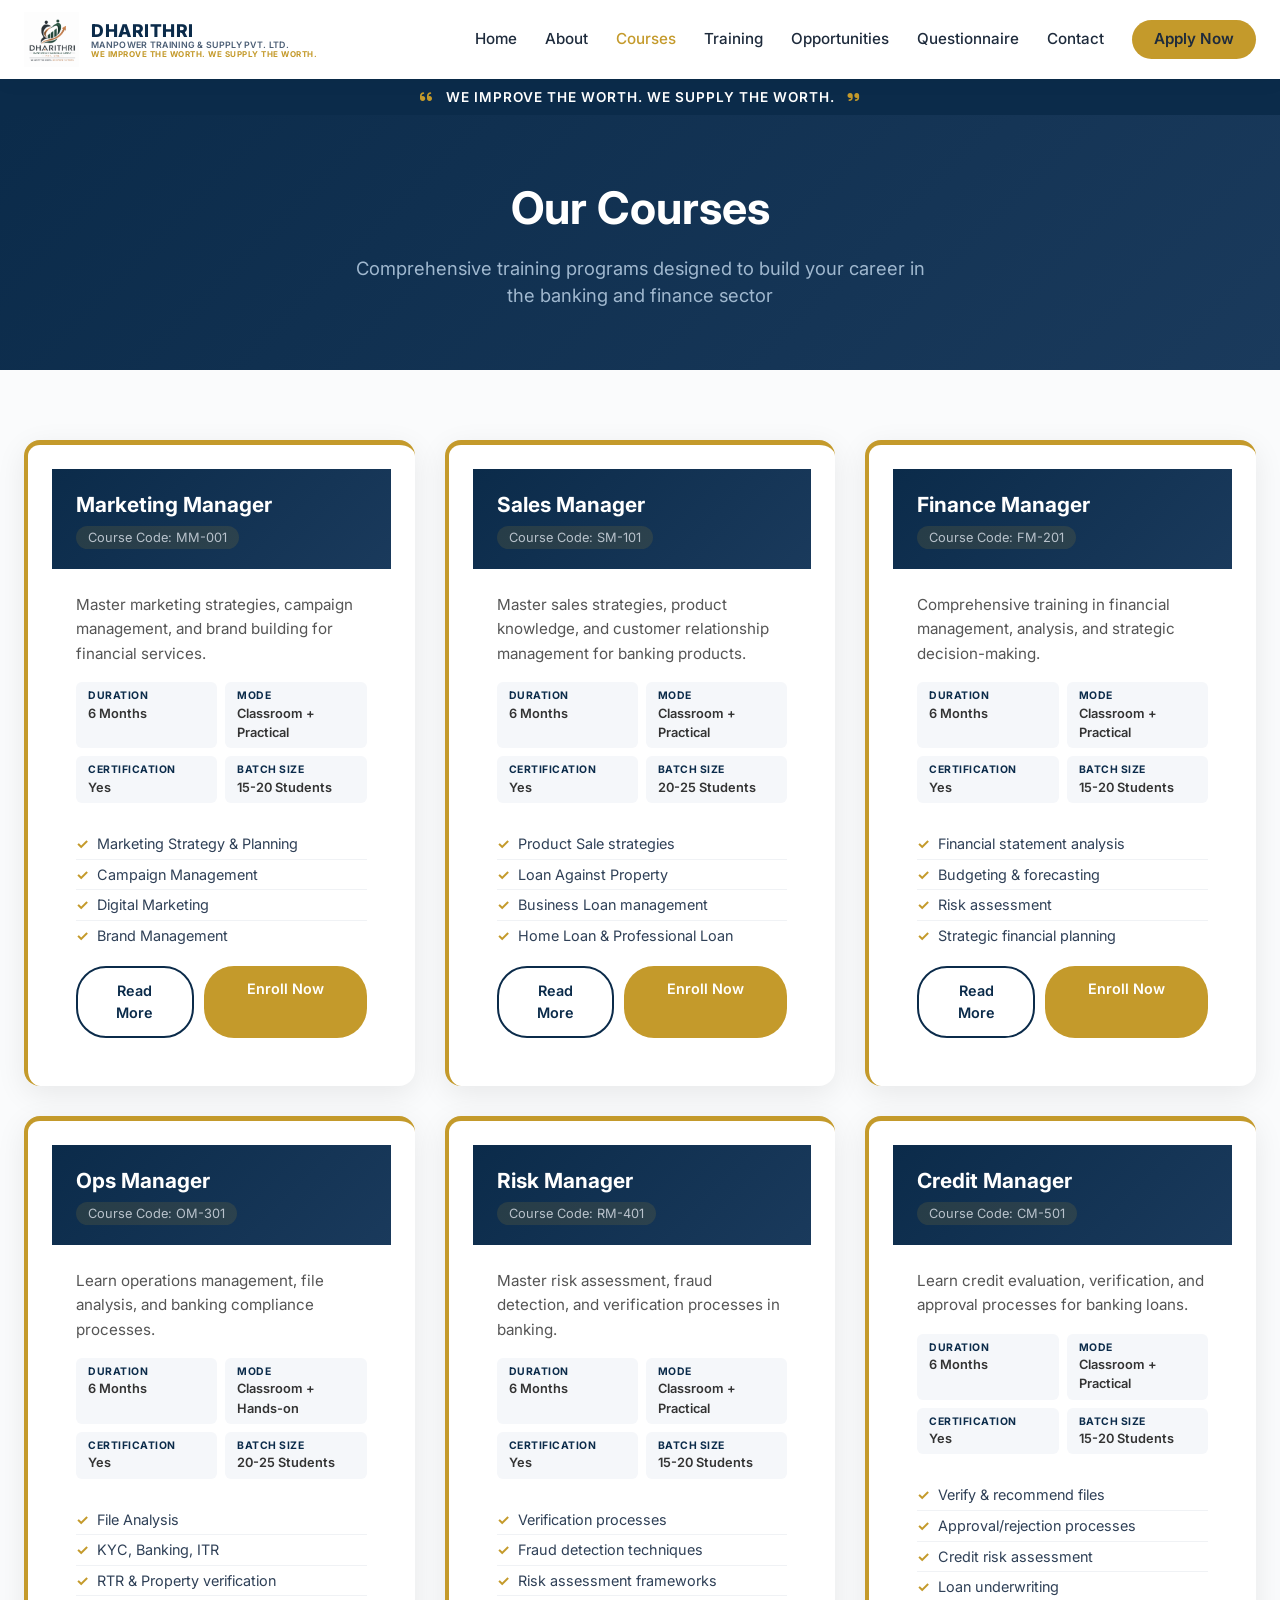
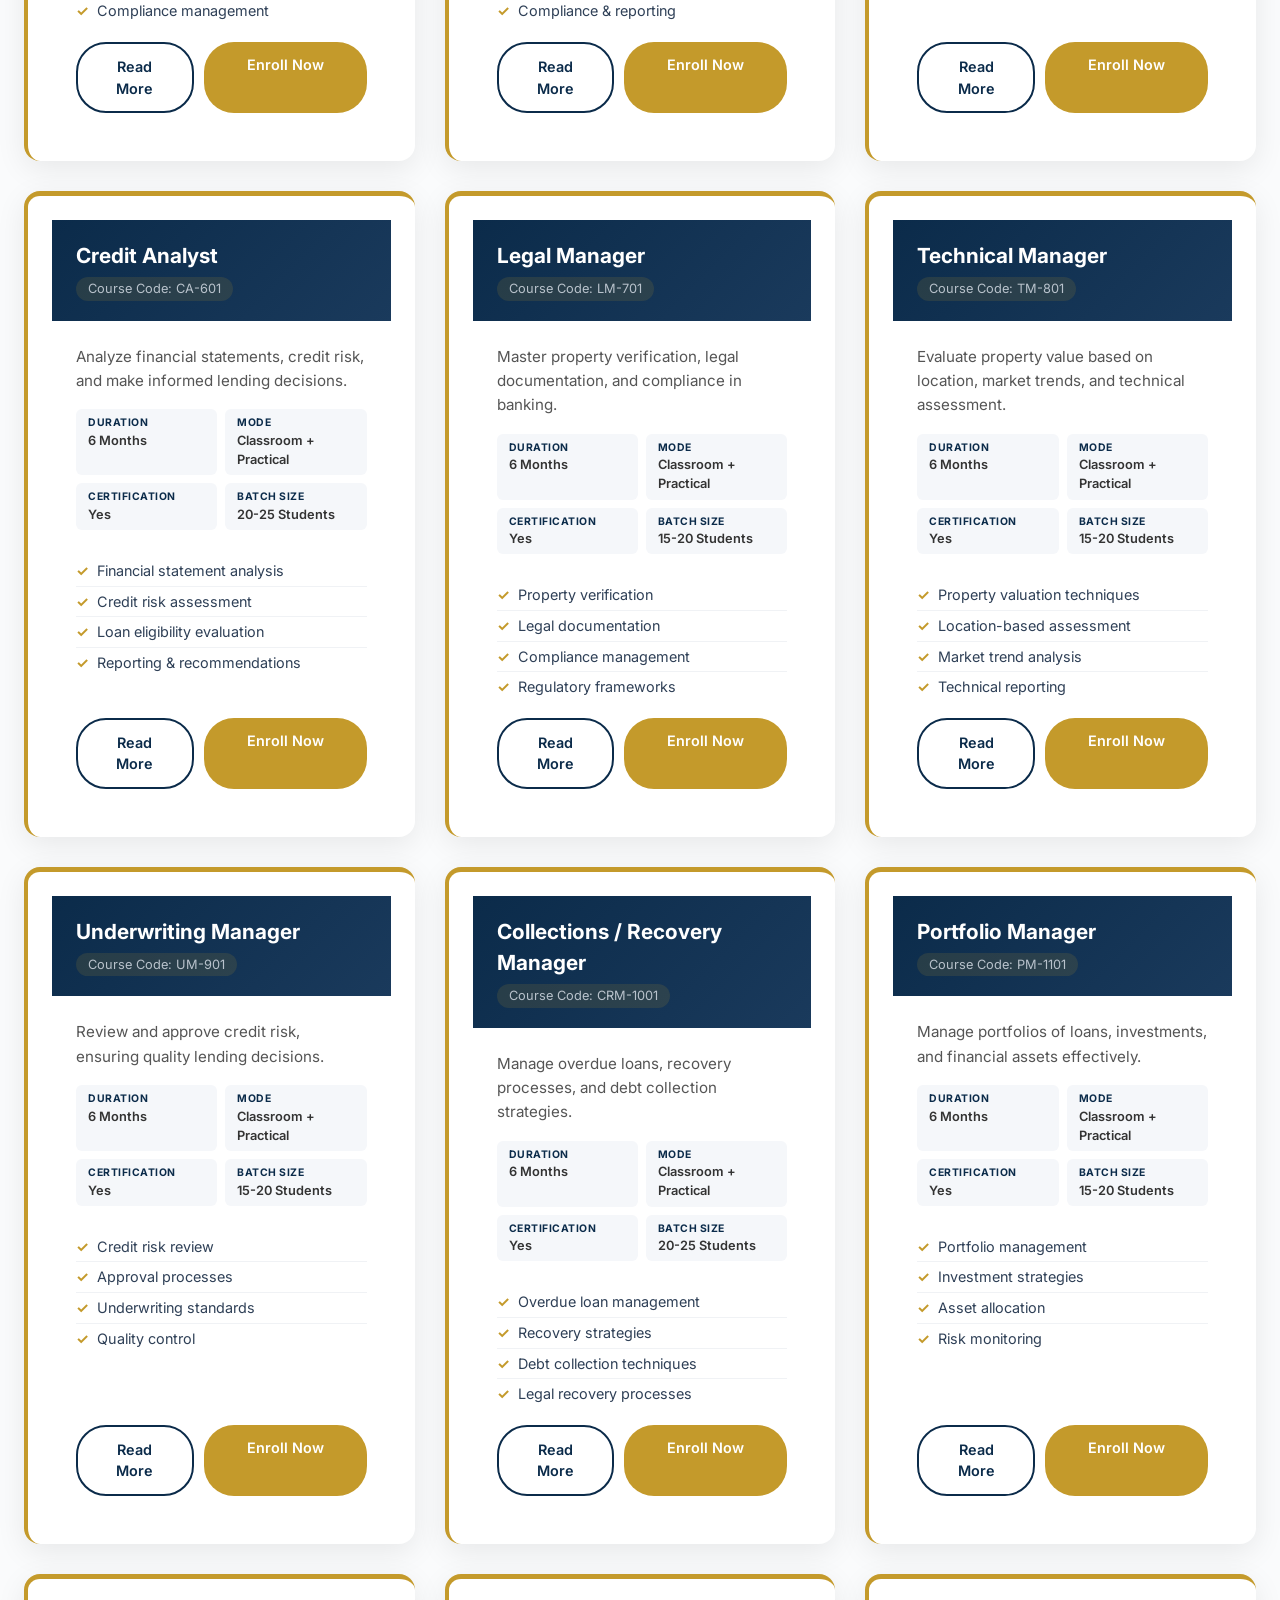
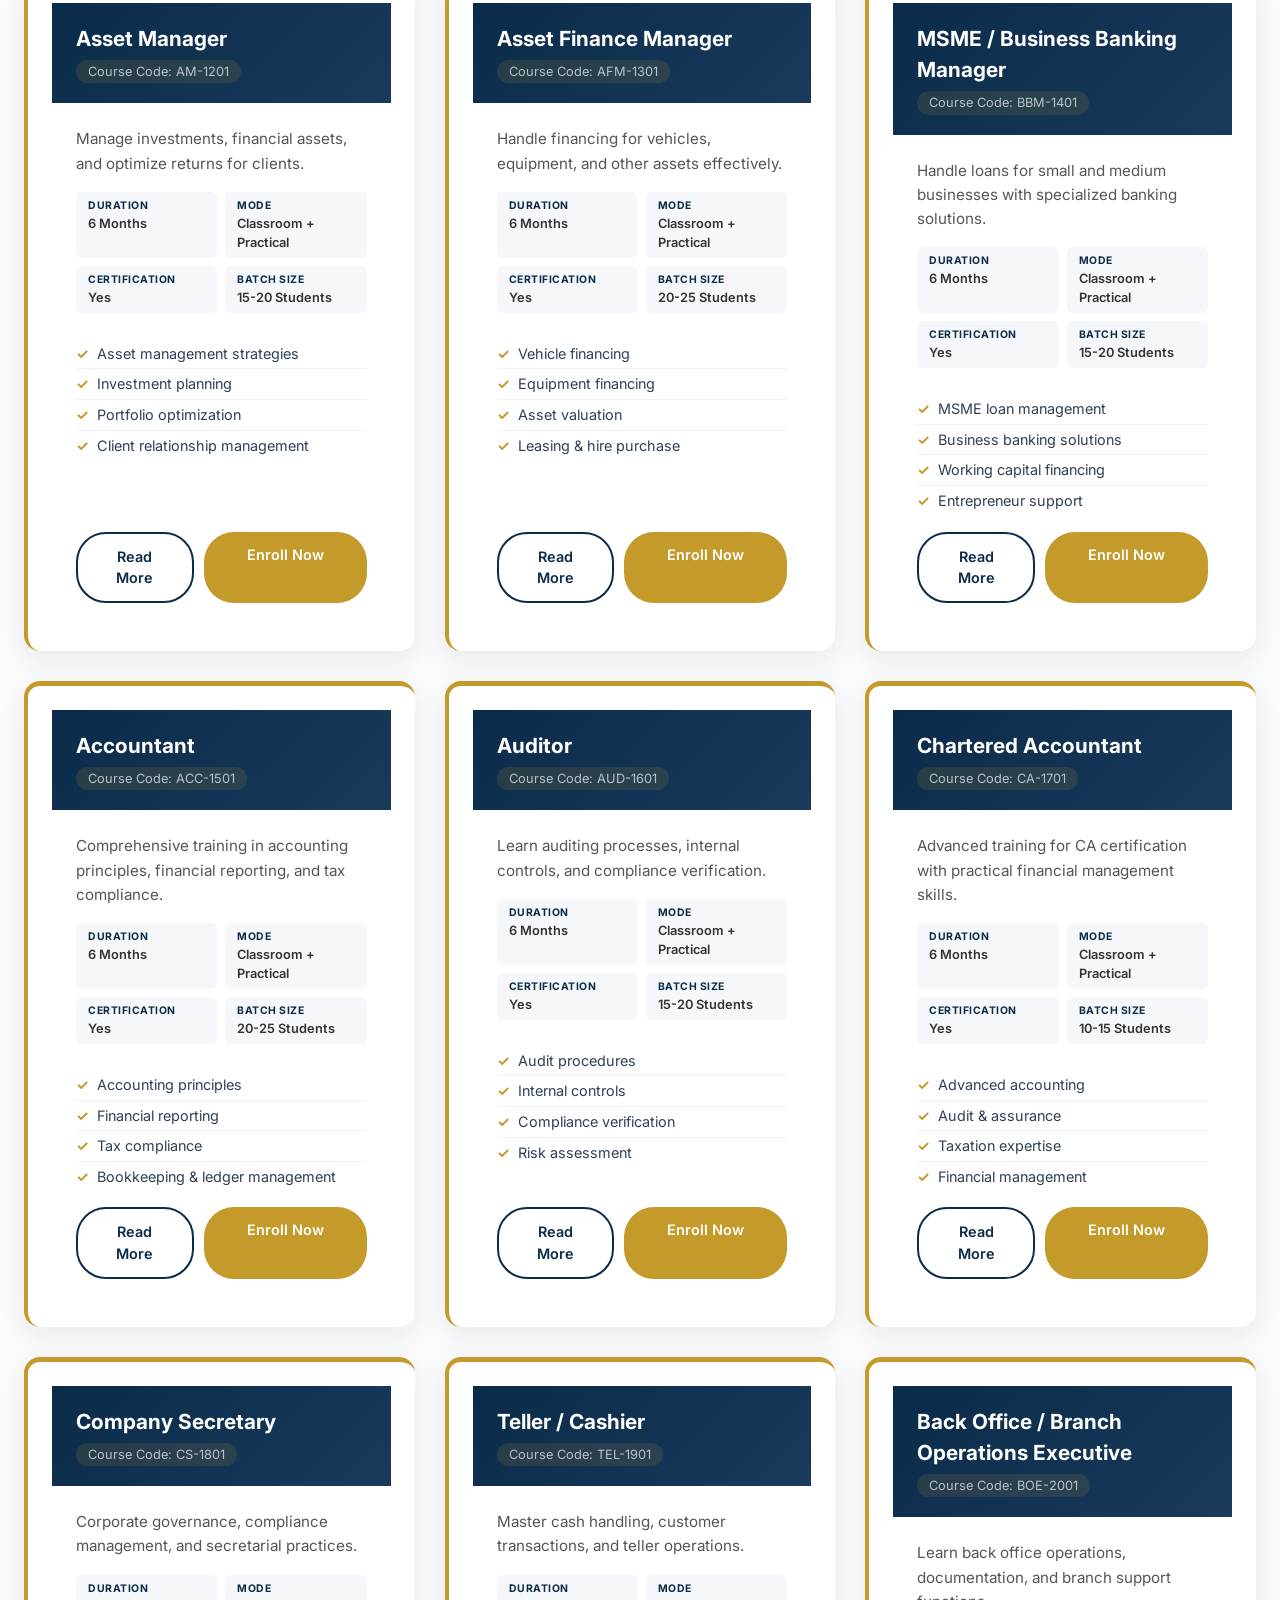
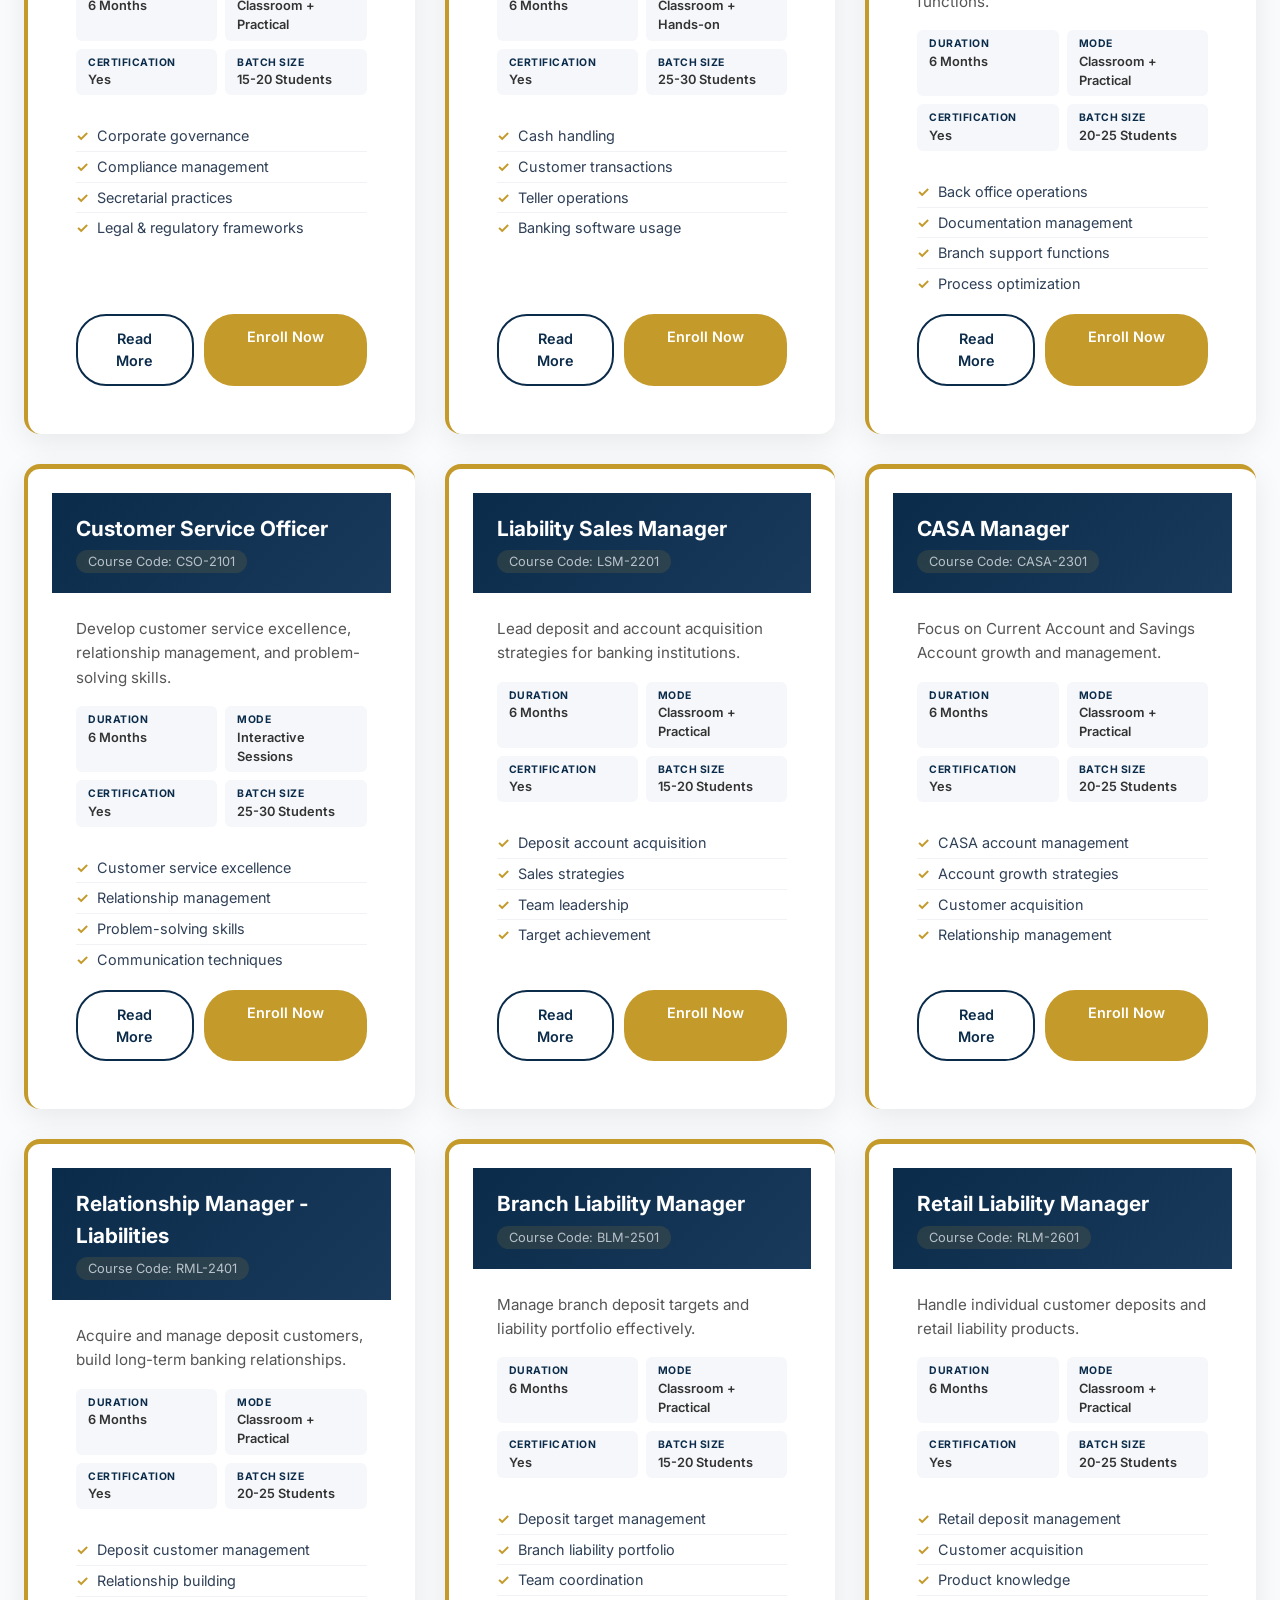
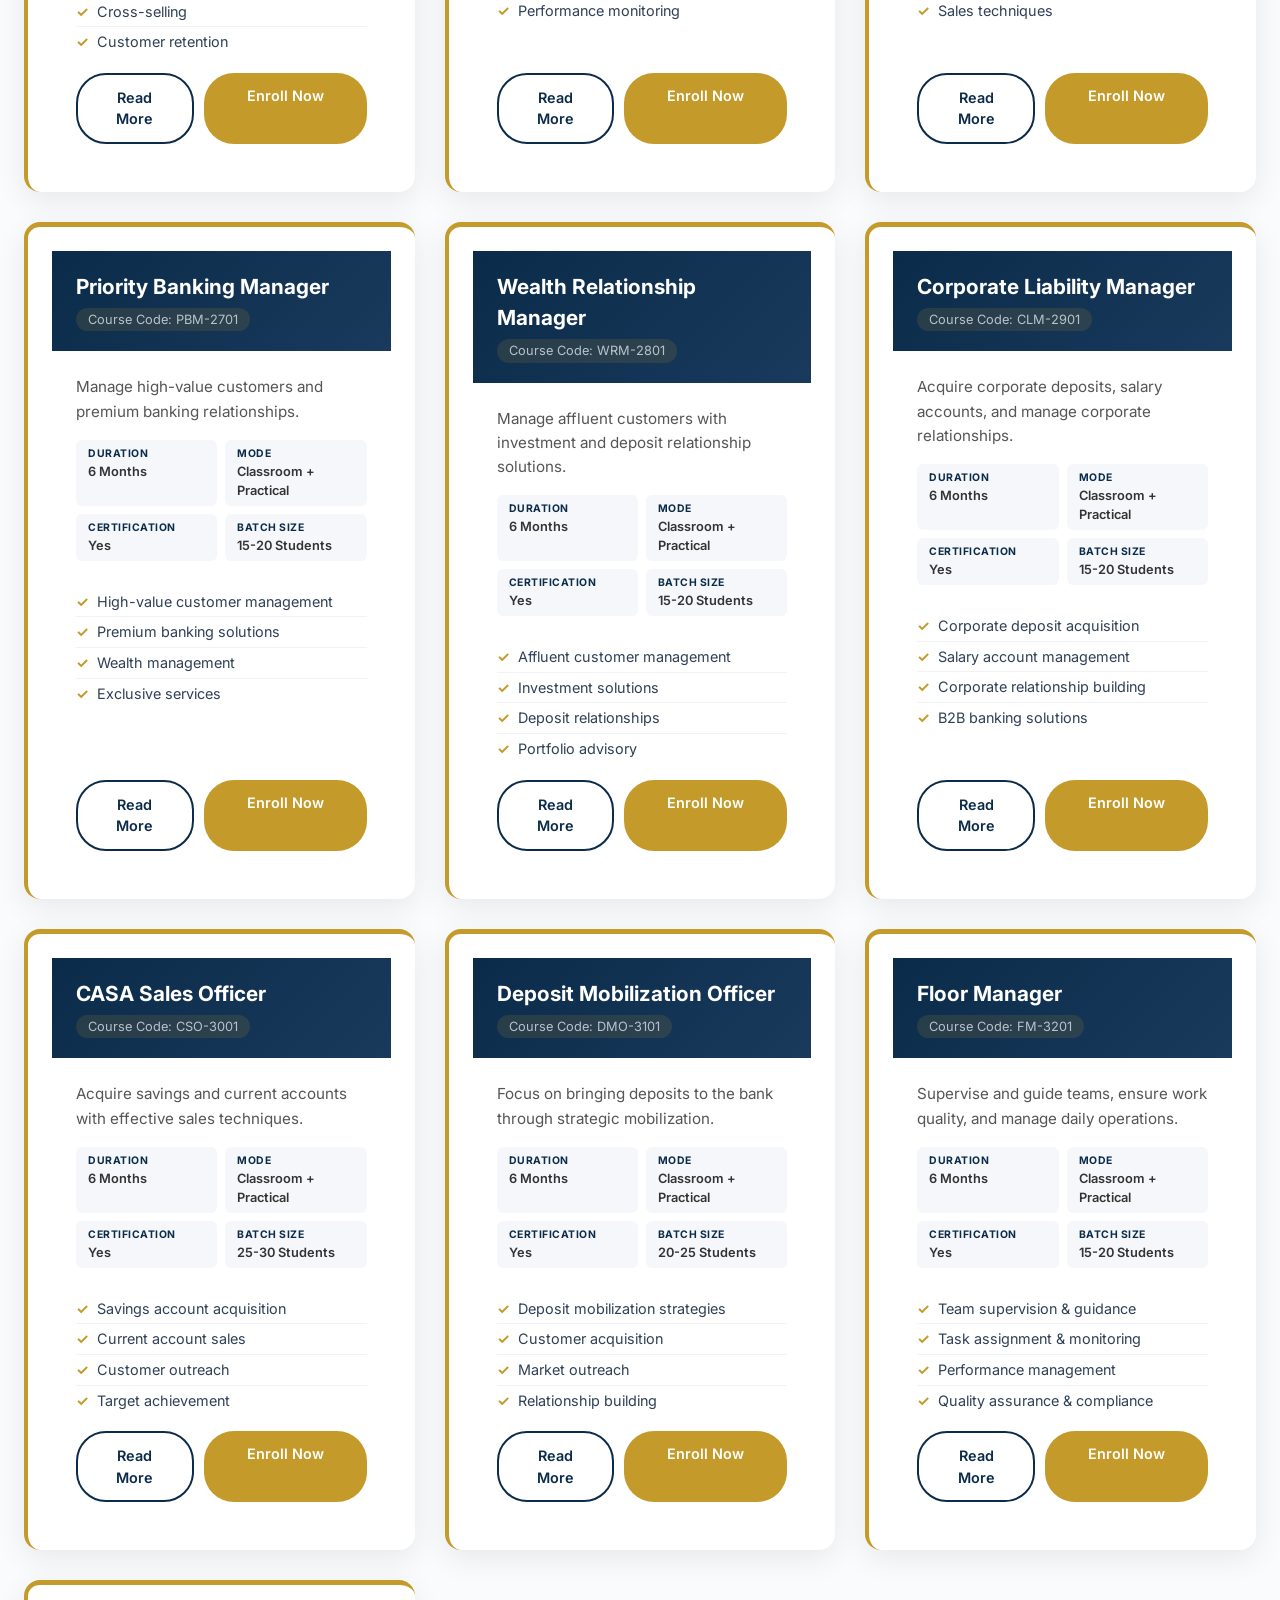
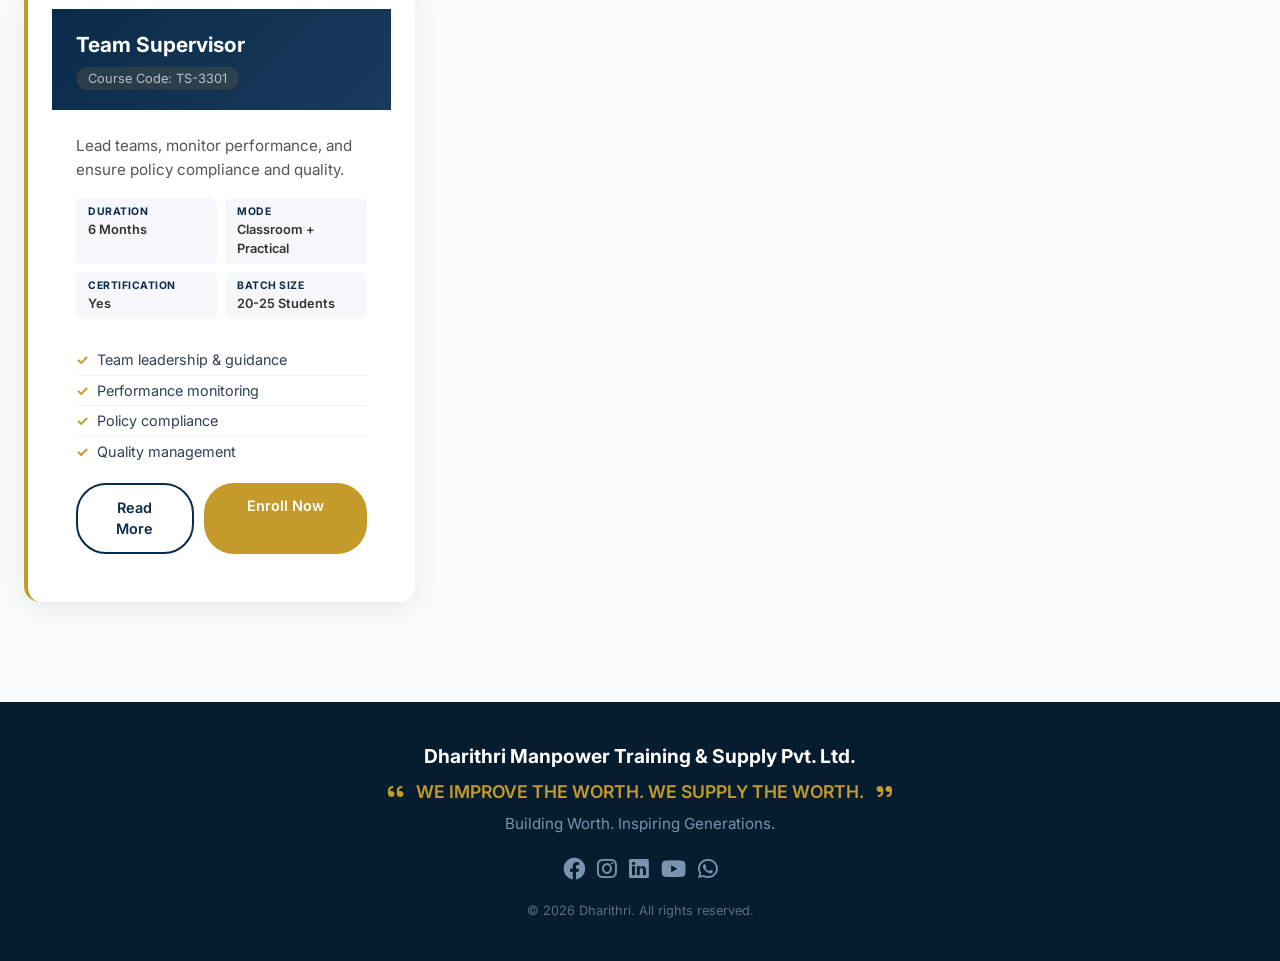
<file: courses.html>
<!DOCTYPE html>
<html lang="en">
<head>
    <meta charset="UTF-8" />
    <meta name="viewport" content="width=device-width, initial-scale=1.0" />
    <title>Courses - Dharithri Manpower Training & Supply Pvt. Ltd.</title>
    <link rel="stylesheet" href="https://cdnjs.cloudflare.com/ajax/libs/font-awesome/6.0.0-beta3/css/all.min.css" />
    <link href="https://fonts.googleapis.com/css2?family=Inter:opsz,wght@14..32,400;14..32,500;14..32,600;14..32,700&display=swap" rel="stylesheet" />
    <link rel="stylesheet" href="css/style.css" />
    <style>
        /* Additional styles for courses page */
        .courses-hero {
            background: linear-gradient(135deg, #0b2b4a, #1a3a5c);
            color: white;
            padding: 60px 0;
            text-align: center;
        }

        .courses-hero h1 {
            font-size: 2.8rem;
            font-weight: 700;
            margin-bottom: 12px;
        }

        .courses-hero p {
            font-size: 1.15rem;
            color: #a0b8cf;
            max-width: 600px;
            margin: 0 auto;
        }

        .course-grid {
            display: grid;
            grid-template-columns: repeat(auto-fit, minmax(340px, 1fr));
            gap: 30px;
            padding: 40px 0 60px;
        }

        .course-card {
            background: white;
            border-radius: 16px;
            overflow: hidden;
            box-shadow: 0 8px 30px rgba(0, 0, 0, 0.08);
            transition: transform 0.3s ease, box-shadow 0.3s ease;
            border-top: 5px solid #c49a2b;
            display: flex;
            flex-direction: column;
        }

        .course-card:hover {
            transform: translateY(-8px);
            box-shadow: 0 16px 48px rgba(0, 0, 0, 0.12);
        }

        .course-card-header {
            background: linear-gradient(135deg, #0b2b4a, #1a3a5c);
            color: white;
            padding: 20px 24px;
        }

        .course-card-header h3 {
            font-size: 1.3rem;
            font-weight: 700;
            margin-bottom: 4px;
        }

        .course-card-header .course-code {
            font-size: 0.8rem;
            opacity: 0.7;
            background: rgba(196, 154, 43, 0.2);
            padding: 2px 12px;
            border-radius: 20px;
            display: inline-block;
        }

        .course-card-body {
            padding: 24px;
            flex: 1;
            display: flex;
            flex-direction: column;
        }

        .course-card-body p {
            color: #555;
            line-height: 1.6;
            margin-bottom: 16px;
            font-size: 0.95rem;
        }

        .course-meta {
            display: grid;
            grid-template-columns: 1fr 1fr;
            gap: 8px;
            margin-bottom: 16px;
        }

        .course-meta-item {
            background: #f5f7fa;
            padding: 6px 12px;
            border-radius: 6px;
            font-size: 0.8rem;
        }

        .course-meta-item strong {
            color: #0b2b4a;
            display: block;
            font-size: 0.65rem;
            text-transform: uppercase;
            letter-spacing: 0.5px;
        }

        .course-meta-item span {
            color: #333;
            font-weight: 600;
        }

        .course-features {
            list-style: none;
            padding: 0;
            margin: 8px 0 16px;
        }

        .course-features li {
            padding: 4px 0;
            color: #555;
            font-size: 0.9rem;
            display: flex;
            align-items: center;
            gap: 8px;
        }

        .course-features li::before {
            content: "✓";
            color: #c49a2b;
            font-weight: bold;
        }

        .course-actions {
            display: flex;
            gap: 10px;
            margin-top: auto;
        }

        .btn-enroll {
            flex: 1;
            background: #c49a2b;
            color: white;
            padding: 12px 20px;
            border-radius: 30px;
            text-decoration: none;
            font-weight: 600;
            text-align: center;
            transition: all 0.3s;
            border: none;
            cursor: pointer;
            font-size: 0.9rem;
        }

        .btn-enroll:hover {
            background: #a87d1f;
            transform: scale(1.02);
        }

        .btn-readmore {
            flex: 0.6;
            background: transparent;
            color: #0b2b4a;
            padding: 12px 20px;
            border-radius: 30px;
            text-decoration: none;
            font-weight: 600;
            text-align: center;
            transition: all 0.3s;
            border: 2px solid #0b2b4a;
            cursor: pointer;
            font-size: 0.9rem;
        }

        .btn-readmore:hover {
            background: #0b2b4a;
            color: white;
        }

        @media (max-width: 768px) {
            .courses-hero h1 {
                font-size: 2rem;
            }

            .course-grid {
                grid-template-columns: 1fr;
            }

            .course-meta {
                grid-template-columns: 1fr 1fr;
            }
        }
    </style>
</head>
<body>
    <!-- Navbar auto-loaded by navbar.js -->
    <!-- ======== COURSES HERO ======== -->
    <section class="courses-hero">
        <div class="container">
            <h1>Our Courses</h1>
            <p>Comprehensive training programs designed to build your career in the banking and finance sector</p>
        </div>
    </section>

    <!-- ======== COURSE GRID ======== -->
    <section class="container">
        <div class="course-grid">

            <!-- Marketing Manager -->
            <div class="course-card">
                <div class="course-card-header">
                    <h3>Marketing Manager</h3>
                    <span class="course-code">Course Code: MM-001</span>
                </div>
                <div class="course-card-body">
                    <p>Master marketing strategies, campaign management, and brand building for financial services.</p>
                    <div class="course-meta">
                        <div class="course-meta-item">
                            <strong>Duration</strong>
                            <span>6 Months</span>
                        </div>
                        <div class="course-meta-item">
                            <strong>Mode</strong>
                            <span>Classroom + Practical</span>
                        </div>
                        <div class="course-meta-item">
                            <strong>Certification</strong>
                            <span>Yes</span>
                        </div>
                        <div class="course-meta-item">
                            <strong>Batch Size</strong>
                            <span>15-20 Students</span>
                        </div>
                    </div>
                    <ul class="course-features">
                        <li>Marketing Strategy & Planning</li>
                        <li>Campaign Management</li>
                        <li>Digital Marketing</li>
                        <li>Brand Management</li>
                    </ul>
                    <div class="course-actions">
                        <a href="course-detail.html?code=MM-001" class="btn-readmore">Read More</a>
                        <a href="#" class="btn-enroll">Enroll Now</a>
                    </div>
                </div>
            </div>

            <!-- Sales Manager -->
            <div class="course-card">
                <div class="course-card-header">
                    <h3>Sales Manager</h3>
                    <span class="course-code">Course Code: SM-101</span>
                </div>
                <div class="course-card-body">
                    <p>Master sales strategies, product knowledge, and customer relationship management for banking products.</p>
                    <div class="course-meta">
                        <div class="course-meta-item">
                            <strong>Duration</strong>
                            <span>6 Months</span>
                        </div>
                        <div class="course-meta-item">
                            <strong>Mode</strong>
                            <span>Classroom + Practical</span>
                        </div>
                        <div class="course-meta-item">
                            <strong>Certification</strong>
                            <span>Yes</span>
                        </div>
                        <div class="course-meta-item">
                            <strong>Batch Size</strong>
                            <span>20-25 Students</span>
                        </div>
                    </div>
                    <ul class="course-features">
                        <li>Product Sale strategies</li>
                        <li>Loan Against Property</li>
                        <li>Business Loan management</li>
                        <li>Home Loan & Professional Loan</li>
                    </ul>
                    <div class="course-actions">
                        <a href="course-detail.html?code=SM-101" class="btn-readmore">Read More</a>
                        <a href="#" class="btn-enroll">Enroll Now</a>
                    </div>
                </div>
            </div>

            <!-- Finance Manager -->
            <div class="course-card">
                <div class="course-card-header">
                    <h3>Finance Manager</h3>
                    <span class="course-code">Course Code: FM-201</span>
                </div>
                <div class="course-card-body">
                    <p>Comprehensive training in financial management, analysis, and strategic decision-making.</p>
                    <div class="course-meta">
                        <div class="course-meta-item">
                            <strong>Duration</strong>
                            <span>6 Months</span>
                        </div>
                        <div class="course-meta-item">
                            <strong>Mode</strong>
                            <span>Classroom + Practical</span>
                        </div>
                        <div class="course-meta-item">
                            <strong>Certification</strong>
                            <span>Yes</span>
                        </div>
                        <div class="course-meta-item">
                            <strong>Batch Size</strong>
                            <span>15-20 Students</span>
                        </div>
                    </div>
                    <ul class="course-features">
                        <li>Financial statement analysis</li>
                        <li>Budgeting & forecasting</li>
                        <li>Risk assessment</li>
                        <li>Strategic financial planning</li>
                    </ul>
                    <div class="course-actions">
                        <a href="course-detail.html?code=FM-201" class="btn-readmore">Read More</a>
                        <a href="#" class="btn-enroll">Enroll Now</a>
                    </div>
                </div>
            </div>

            <!-- Ops Manager -->
            <div class="course-card">
                <div class="course-card-header">
                    <h3>Ops Manager</h3>
                    <span class="course-code">Course Code: OM-301</span>
                </div>
                <div class="course-card-body">
                    <p>Learn operations management, file analysis, and banking compliance processes.</p>
                    <div class="course-meta">
                        <div class="course-meta-item">
                            <strong>Duration</strong>
                            <span>6 Months</span>
                        </div>
                        <div class="course-meta-item">
                            <strong>Mode</strong>
                            <span>Classroom + Hands-on</span>
                        </div>
                        <div class="course-meta-item">
                            <strong>Certification</strong>
                            <span>Yes</span>
                        </div>
                        <div class="course-meta-item">
                            <strong>Batch Size</strong>
                            <span>20-25 Students</span>
                        </div>
                    </div>
                    <ul class="course-features">
                        <li>File Analysis</li>
                        <li>KYC, Banking, ITR</li>
                        <li>RTR & Property verification</li>
                        <li>Compliance management</li>
                    </ul>
                    <div class="course-actions">
                        <a href="course-detail.html?code=OM-301" class="btn-readmore">Read More</a>
                        <a href="#" class="btn-enroll">Enroll Now</a>
                    </div>
                </div>
            </div>

            <!-- Risk Manager -->
            <div class="course-card">
                <div class="course-card-header">
                    <h3>Risk Manager</h3>
                    <span class="course-code">Course Code: RM-401</span>
                </div>
                <div class="course-card-body">
                    <p>Master risk assessment, fraud detection, and verification processes in banking.</p>
                    <div class="course-meta">
                        <div class="course-meta-item">
                            <strong>Duration</strong>
                            <span>6 Months</span>
                        </div>
                        <div class="course-meta-item">
                            <strong>Mode</strong>
                            <span>Classroom + Practical</span>
                        </div>
                        <div class="course-meta-item">
                            <strong>Certification</strong>
                            <span>Yes</span>
                        </div>
                        <div class="course-meta-item">
                            <strong>Batch Size</strong>
                            <span>15-20 Students</span>
                        </div>
                    </div>
                    <ul class="course-features">
                        <li>Verification processes</li>
                        <li>Fraud detection techniques</li>
                        <li>Risk assessment frameworks</li>
                        <li>Compliance & reporting</li>
                    </ul>
                    <div class="course-actions">
                        <a href="course-detail.html?code=RM-401" class="btn-readmore">Read More</a>
                        <a href="#" class="btn-enroll">Enroll Now</a>
                    </div>
                </div>
            </div>

            <!-- Credit Manager -->
            <div class="course-card">
                <div class="course-card-header">
                    <h3>Credit Manager</h3>
                    <span class="course-code">Course Code: CM-501</span>
                </div>
                <div class="course-card-body">
                    <p>Learn credit evaluation, verification, and approval processes for banking loans.</p>
                    <div class="course-meta">
                        <div class="course-meta-item">
                            <strong>Duration</strong>
                            <span>6 Months</span>
                        </div>
                        <div class="course-meta-item">
                            <strong>Mode</strong>
                            <span>Classroom + Practical</span>
                        </div>
                        <div class="course-meta-item">
                            <strong>Certification</strong>
                            <span>Yes</span>
                        </div>
                        <div class="course-meta-item">
                            <strong>Batch Size</strong>
                            <span>15-20 Students</span>
                        </div>
                    </div>
                    <ul class="course-features">
                        <li>Verify & recommend files</li>
                        <li>Approval/rejection processes</li>
                        <li>Credit risk assessment</li>
                        <li>Loan underwriting</li>
                    </ul>
                    <div class="course-actions">
                        <a href="course-detail.html?code=CM-501" class="btn-readmore">Read More</a>
                        <a href="#" class="btn-enroll">Enroll Now</a>
                    </div>
                </div>
            </div>

            <!-- Credit Analyst -->
            <div class="course-card">
                <div class="course-card-header">
                    <h3>Credit Analyst</h3>
                    <span class="course-code">Course Code: CA-601</span>
                </div>
                <div class="course-card-body">
                    <p>Analyze financial statements, credit risk, and make informed lending decisions.</p>
                    <div class="course-meta">
                        <div class="course-meta-item">
                            <strong>Duration</strong>
                            <span>6 Months</span>
                        </div>
                        <div class="course-meta-item">
                            <strong>Mode</strong>
                            <span>Classroom + Practical</span>
                        </div>
                        <div class="course-meta-item">
                            <strong>Certification</strong>
                            <span>Yes</span>
                        </div>
                        <div class="course-meta-item">
                            <strong>Batch Size</strong>
                            <span>20-25 Students</span>
                        </div>
                    </div>
                    <ul class="course-features">
                        <li>Financial statement analysis</li>
                        <li>Credit risk assessment</li>
                        <li>Loan eligibility evaluation</li>
                        <li>Reporting & recommendations</li>
                    </ul>
                    <div class="course-actions">
                        <a href="course-detail.html?code=CA-601" class="btn-readmore">Read More</a>
                        <a href="#" class="btn-enroll">Enroll Now</a>
                    </div>
                </div>
            </div>

            <!-- Legal Manager -->
            <div class="course-card">
                <div class="course-card-header">
                    <h3>Legal Manager</h3>
                    <span class="course-code">Course Code: LM-701</span>
                </div>
                <div class="course-card-body">
                    <p>Master property verification, legal documentation, and compliance in banking.</p>
                    <div class="course-meta">
                        <div class="course-meta-item">
                            <strong>Duration</strong>
                            <span>6 Months</span>
                        </div>
                        <div class="course-meta-item">
                            <strong>Mode</strong>
                            <span>Classroom + Practical</span>
                        </div>
                        <div class="course-meta-item">
                            <strong>Certification</strong>
                            <span>Yes</span>
                        </div>
                        <div class="course-meta-item">
                            <strong>Batch Size</strong>
                            <span>15-20 Students</span>
                        </div>
                    </div>
                    <ul class="course-features">
                        <li>Property verification</li>
                        <li>Legal documentation</li>
                        <li>Compliance management</li>
                        <li>Regulatory frameworks</li>
                    </ul>
                    <div class="course-actions">
                        <a href="course-detail.html?code=LM-701" class="btn-readmore">Read More</a>
                        <a href="#" class="btn-enroll">Enroll Now</a>
                    </div>
                </div>
            </div>

            <!-- Technical Manager -->
            <div class="course-card">
                <div class="course-card-header">
                    <h3>Technical Manager</h3>
                    <span class="course-code">Course Code: TM-801</span>
                </div>
                <div class="course-card-body">
                    <p>Evaluate property value based on location, market trends, and technical assessment.</p>
                    <div class="course-meta">
                        <div class="course-meta-item">
                            <strong>Duration</strong>
                            <span>6 Months</span>
                        </div>
                        <div class="course-meta-item">
                            <strong>Mode</strong>
                            <span>Classroom + Practical</span>
                        </div>
                        <div class="course-meta-item">
                            <strong>Certification</strong>
                            <span>Yes</span>
                        </div>
                        <div class="course-meta-item">
                            <strong>Batch Size</strong>
                            <span>15-20 Students</span>
                        </div>
                    </div>
                    <ul class="course-features">
                        <li>Property valuation techniques</li>
                        <li>Location-based assessment</li>
                        <li>Market trend analysis</li>
                        <li>Technical reporting</li>
                    </ul>
                    <div class="course-actions">
                        <a href="course-detail.html?code=TM-801" class="btn-readmore">Read More</a>
                        <a href="#" class="btn-enroll">Enroll Now</a>
                    </div>
                </div>
            </div>

            <!-- Underwriting Manager -->
            <div class="course-card">
                <div class="course-card-header">
                    <h3>Underwriting Manager</h3>
                    <span class="course-code">Course Code: UM-901</span>
                </div>
                <div class="course-card-body">
                    <p>Review and approve credit risk, ensuring quality lending decisions.</p>
                    <div class="course-meta">
                        <div class="course-meta-item">
                            <strong>Duration</strong>
                            <span>6 Months</span>
                        </div>
                        <div class="course-meta-item">
                            <strong>Mode</strong>
                            <span>Classroom + Practical</span>
                        </div>
                        <div class="course-meta-item">
                            <strong>Certification</strong>
                            <span>Yes</span>
                        </div>
                        <div class="course-meta-item">
                            <strong>Batch Size</strong>
                            <span>15-20 Students</span>
                        </div>
                    </div>
                    <ul class="course-features">
                        <li>Credit risk review</li>
                        <li>Approval processes</li>
                        <li>Underwriting standards</li>
                        <li>Quality control</li>
                    </ul>
                    <div class="course-actions">
                        <a href="course-detail.html?code=UM-901" class="btn-readmore">Read More</a>
                        <a href="#" class="btn-enroll">Enroll Now</a>
                    </div>
                </div>
            </div>

            <!-- Collections / Recovery Manager -->
            <div class="course-card">
                <div class="course-card-header">
                    <h3>Collections / Recovery Manager</h3>
                    <span class="course-code">Course Code: CRM-1001</span>
                </div>
                <div class="course-card-body">
                    <p>Manage overdue loans, recovery processes, and debt collection strategies.</p>
                    <div class="course-meta">
                        <div class="course-meta-item">
                            <strong>Duration</strong>
                            <span>6 Months</span>
                        </div>
                        <div class="course-meta-item">
                            <strong>Mode</strong>
                            <span>Classroom + Practical</span>
                        </div>
                        <div class="course-meta-item">
                            <strong>Certification</strong>
                            <span>Yes</span>
                        </div>
                        <div class="course-meta-item">
                            <strong>Batch Size</strong>
                            <span>20-25 Students</span>
                        </div>
                    </div>
                    <ul class="course-features">
                        <li>Overdue loan management</li>
                        <li>Recovery strategies</li>
                        <li>Debt collection techniques</li>
                        <li>Legal recovery processes</li>
                    </ul>
                    <div class="course-actions">
                        <a href="course-detail.html?code=CRM-1001" class="btn-readmore">Read More</a>
                        <a href="#" class="btn-enroll">Enroll Now</a>
                    </div>
                </div>
            </div>

            <!-- Portfolio Manager -->
            <div class="course-card">
                <div class="course-card-header">
                    <h3>Portfolio Manager</h3>
                    <span class="course-code">Course Code: PM-1101</span>
                </div>
                <div class="course-card-body">
                    <p>Manage portfolios of loans, investments, and financial assets effectively.</p>
                    <div class="course-meta">
                        <div class="course-meta-item">
                            <strong>Duration</strong>
                            <span>6 Months</span>
                        </div>
                        <div class="course-meta-item">
                            <strong>Mode</strong>
                            <span>Classroom + Practical</span>
                        </div>
                        <div class="course-meta-item">
                            <strong>Certification</strong>
                            <span>Yes</span>
                        </div>
                        <div class="course-meta-item">
                            <strong>Batch Size</strong>
                            <span>15-20 Students</span>
                        </div>
                    </div>
                    <ul class="course-features">
                        <li>Portfolio management</li>
                        <li>Investment strategies</li>
                        <li>Asset allocation</li>
                        <li>Risk monitoring</li>
                    </ul>
                    <div class="course-actions">
                        <a href="course-detail.html?code=PM-1101" class="btn-readmore">Read More</a>
                        <a href="#" class="btn-enroll">Enroll Now</a>
                    </div>
                </div>
            </div>

            <!-- Asset Manager -->
            <div class="course-card">
                <div class="course-card-header">
                    <h3>Asset Manager</h3>
                    <span class="course-code">Course Code: AM-1201</span>
                </div>
                <div class="course-card-body">
                    <p>Manage investments, financial assets, and optimize returns for clients.</p>
                    <div class="course-meta">
                        <div class="course-meta-item">
                            <strong>Duration</strong>
                            <span>6 Months</span>
                        </div>
                        <div class="course-meta-item">
                            <strong>Mode</strong>
                            <span>Classroom + Practical</span>
                        </div>
                        <div class="course-meta-item">
                            <strong>Certification</strong>
                            <span>Yes</span>
                        </div>
                        <div class="course-meta-item">
                            <strong>Batch Size</strong>
                            <span>15-20 Students</span>
                        </div>
                    </div>
                    <ul class="course-features">
                        <li>Asset management strategies</li>
                        <li>Investment planning</li>
                        <li>Portfolio optimization</li>
                        <li>Client relationship management</li>
                    </ul>
                    <div class="course-actions">
                        <a href="course-detail.html?code=AM-1201" class="btn-readmore">Read More</a>
                        <a href="#" class="btn-enroll">Enroll Now</a>
                    </div>
                </div>
            </div>

            <!-- Asset Finance Manager -->
            <div class="course-card">
                <div class="course-card-header">
                    <h3>Asset Finance Manager</h3>
                    <span class="course-code">Course Code: AFM-1301</span>
                </div>
                <div class="course-card-body">
                    <p>Handle financing for vehicles, equipment, and other assets effectively.</p>
                    <div class="course-meta">
                        <div class="course-meta-item">
                            <strong>Duration</strong>
                            <span>6 Months</span>
                        </div>
                        <div class="course-meta-item">
                            <strong>Mode</strong>
                            <span>Classroom + Practical</span>
                        </div>
                        <div class="course-meta-item">
                            <strong>Certification</strong>
                            <span>Yes</span>
                        </div>
                        <div class="course-meta-item">
                            <strong>Batch Size</strong>
                            <span>20-25 Students</span>
                        </div>
                    </div>
                    <ul class="course-features">
                        <li>Vehicle financing</li>
                        <li>Equipment financing</li>
                        <li>Asset valuation</li>
                        <li>Leasing & hire purchase</li>
                    </ul>
                    <div class="course-actions">
                        <a href="course-detail.html?code=AFM-1301" class="btn-readmore">Read More</a>
                        <a href="#" class="btn-enroll">Enroll Now</a>
                    </div>
                </div>
            </div>

            <!-- MSME / Business Banking Manager -->
            <div class="course-card">
                <div class="course-card-header">
                    <h3>MSME / Business Banking Manager</h3>
                    <span class="course-code">Course Code: BBM-1401</span>
                </div>
                <div class="course-card-body">
                    <p>Handle loans for small and medium businesses with specialized banking solutions.</p>
                    <div class="course-meta">
                        <div class="course-meta-item">
                            <strong>Duration</strong>
                            <span>6 Months</span>
                        </div>
                        <div class="course-meta-item">
                            <strong>Mode</strong>
                            <span>Classroom + Practical</span>
                        </div>
                        <div class="course-meta-item">
                            <strong>Certification</strong>
                            <span>Yes</span>
                        </div>
                        <div class="course-meta-item">
                            <strong>Batch Size</strong>
                            <span>15-20 Students</span>
                        </div>
                    </div>
                    <ul class="course-features">
                        <li>MSME loan management</li>
                        <li>Business banking solutions</li>
                        <li>Working capital financing</li>
                        <li>Entrepreneur support</li>
                    </ul>
                    <div class="course-actions">
                        <a href="course-detail.html?code=BBM-1401" class="btn-readmore">Read More</a>
                        <a href="#" class="btn-enroll">Enroll Now</a>
                    </div>
                </div>
            </div>

            <!-- Accountant -->
            <div class="course-card">
                <div class="course-card-header">
                    <h3>Accountant</h3>
                    <span class="course-code">Course Code: ACC-1501</span>
                </div>
                <div class="course-card-body">
                    <p>Comprehensive training in accounting principles, financial reporting, and tax compliance.</p>
                    <div class="course-meta">
                        <div class="course-meta-item">
                            <strong>Duration</strong>
                            <span>6 Months</span>
                        </div>
                        <div class="course-meta-item">
                            <strong>Mode</strong>
                            <span>Classroom + Practical</span>
                        </div>
                        <div class="course-meta-item">
                            <strong>Certification</strong>
                            <span>Yes</span>
                        </div>
                        <div class="course-meta-item">
                            <strong>Batch Size</strong>
                            <span>20-25 Students</span>
                        </div>
                    </div>
                    <ul class="course-features">
                        <li>Accounting principles</li>
                        <li>Financial reporting</li>
                        <li>Tax compliance</li>
                        <li>Bookkeeping & ledger management</li>
                    </ul>
                    <div class="course-actions">
                        <a href="course-detail.html?code=ACC-1501" class="btn-readmore">Read More</a>
                        <a href="#" class="btn-enroll">Enroll Now</a>
                    </div>
                </div>
            </div>

            <!-- Auditor -->
            <div class="course-card">
                <div class="course-card-header">
                    <h3>Auditor</h3>
                    <span class="course-code">Course Code: AUD-1601</span>
                </div>
                <div class="course-card-body">
                    <p>Learn auditing processes, internal controls, and compliance verification.</p>
                    <div class="course-meta">
                        <div class="course-meta-item">
                            <strong>Duration</strong>
                            <span>6 Months</span>
                        </div>
                        <div class="course-meta-item">
                            <strong>Mode</strong>
                            <span>Classroom + Practical</span>
                        </div>
                        <div class="course-meta-item">
                            <strong>Certification</strong>
                            <span>Yes</span>
                        </div>
                        <div class="course-meta-item">
                            <strong>Batch Size</strong>
                            <span>15-20 Students</span>
                        </div>
                    </div>
                    <ul class="course-features">
                        <li>Audit procedures</li>
                        <li>Internal controls</li>
                        <li>Compliance verification</li>
                        <li>Risk assessment</li>
                    </ul>
                    <div class="course-actions">
                        <a href="course-detail.html?code=AUD-1601" class="btn-readmore">Read More</a>
                        <a href="#" class="btn-enroll">Enroll Now</a>
                    </div>
                </div>
            </div>

            <!-- Chartered Accountant -->
            <div class="course-card">
                <div class="course-card-header">
                    <h3>Chartered Accountant</h3>
                    <span class="course-code">Course Code: CA-1701</span>
                </div>
                <div class="course-card-body">
                    <p>Advanced training for CA certification with practical financial management skills.</p>
                    <div class="course-meta">
                        <div class="course-meta-item">
                            <strong>Duration</strong>
                            <span>6 Months</span>
                        </div>
                        <div class="course-meta-item">
                            <strong>Mode</strong>
                            <span>Classroom + Practical</span>
                        </div>
                        <div class="course-meta-item">
                            <strong>Certification</strong>
                            <span>Yes</span>
                        </div>
                        <div class="course-meta-item">
                            <strong>Batch Size</strong>
                            <span>10-15 Students</span>
                        </div>
                    </div>
                    <ul class="course-features">
                        <li>Advanced accounting</li>
                        <li>Audit & assurance</li>
                        <li>Taxation expertise</li>
                        <li>Financial management</li>
                    </ul>
                    <div class="course-actions">
                        <a href="course-detail.html?code=CA-1701" class="btn-readmore">Read More</a>
                        <a href="#" class="btn-enroll">Enroll Now</a>
                    </div>
                </div>
            </div>

            <!-- Company Secretary -->
            <div class="course-card">
                <div class="course-card-header">
                    <h3>Company Secretary</h3>
                    <span class="course-code">Course Code: CS-1801</span>
                </div>
                <div class="course-card-body">
                    <p>Corporate governance, compliance management, and secretarial practices.</p>
                    <div class="course-meta">
                        <div class="course-meta-item">
                            <strong>Duration</strong>
                            <span>6 Months</span>
                        </div>
                        <div class="course-meta-item">
                            <strong>Mode</strong>
                            <span>Classroom + Practical</span>
                        </div>
                        <div class="course-meta-item">
                            <strong>Certification</strong>
                            <span>Yes</span>
                        </div>
                        <div class="course-meta-item">
                            <strong>Batch Size</strong>
                            <span>15-20 Students</span>
                        </div>
                    </div>
                    <ul class="course-features">
                        <li>Corporate governance</li>
                        <li>Compliance management</li>
                        <li>Secretarial practices</li>
                        <li>Legal & regulatory frameworks</li>
                    </ul>
                    <div class="course-actions">
                        <a href="course-detail.html?code=CS-1801" class="btn-readmore">Read More</a>
                        <a href="#" class="btn-enroll">Enroll Now</a>
                    </div>
                </div>
            </div>

            <!-- Teller / Cashier -->
            <div class="course-card">
                <div class="course-card-header">
                    <h3>Teller / Cashier</h3>
                    <span class="course-code">Course Code: TEL-1901</span>
                </div>
                <div class="course-card-body">
                    <p>Master cash handling, customer transactions, and teller operations.</p>
                    <div class="course-meta">
                        <div class="course-meta-item">
                            <strong>Duration</strong>
                            <span>6 Months</span>
                        </div>
                        <div class="course-meta-item">
                            <strong>Mode</strong>
                            <span>Classroom + Hands-on</span>
                        </div>
                        <div class="course-meta-item">
                            <strong>Certification</strong>
                            <span>Yes</span>
                        </div>
                        <div class="course-meta-item">
                            <strong>Batch Size</strong>
                            <span>25-30 Students</span>
                        </div>
                    </div>
                    <ul class="course-features">
                        <li>Cash handling</li>
                        <li>Customer transactions</li>
                        <li>Teller operations</li>
                        <li>Banking software usage</li>
                    </ul>
                    <div class="course-actions">
                        <a href="course-detail.html?code=TEL-1901" class="btn-readmore">Read More</a>
                        <a href="#" class="btn-enroll">Enroll Now</a>
                    </div>
                </div>
            </div>

            <!-- Back Office / Branch Operations Executive -->
            <div class="course-card">
                <div class="course-card-header">
                    <h3>Back Office / Branch Operations Executive</h3>
                    <span class="course-code">Course Code: BOE-2001</span>
                </div>
                <div class="course-card-body">
                    <p>Learn back office operations, documentation, and branch support functions.</p>
                    <div class="course-meta">
                        <div class="course-meta-item">
                            <strong>Duration</strong>
                            <span>6 Months</span>
                        </div>
                        <div class="course-meta-item">
                            <strong>Mode</strong>
                            <span>Classroom + Practical</span>
                        </div>
                        <div class="course-meta-item">
                            <strong>Certification</strong>
                            <span>Yes</span>
                        </div>
                        <div class="course-meta-item">
                            <strong>Batch Size</strong>
                            <span>20-25 Students</span>
                        </div>
                    </div>
                    <ul class="course-features">
                        <li>Back office operations</li>
                        <li>Documentation management</li>
                        <li>Branch support functions</li>
                        <li>Process optimization</li>
                    </ul>
                    <div class="course-actions">
                        <a href="course-detail.html?code=BOE-2001" class="btn-readmore">Read More</a>
                        <a href="#" class="btn-enroll">Enroll Now</a>
                    </div>
                </div>
            </div>

            <!-- Customer Service Officer -->
            <div class="course-card">
                <div class="course-card-header">
                    <h3>Customer Service Officer</h3>
                    <span class="course-code">Course Code: CSO-2101</span>
                </div>
                <div class="course-card-body">
                    <p>Develop customer service excellence, relationship management, and problem-solving skills.</p>
                    <div class="course-meta">
                        <div class="course-meta-item">
                            <strong>Duration</strong>
                            <span>6 Months</span>
                        </div>
                        <div class="course-meta-item">
                            <strong>Mode</strong>
                            <span>Interactive Sessions</span>
                        </div>
                        <div class="course-meta-item">
                            <strong>Certification</strong>
                            <span>Yes</span>
                        </div>
                        <div class="course-meta-item">
                            <strong>Batch Size</strong>
                            <span>25-30 Students</span>
                        </div>
                    </div>
                    <ul class="course-features">
                        <li>Customer service excellence</li>
                        <li>Relationship management</li>
                        <li>Problem-solving skills</li>
                        <li>Communication techniques</li>
                    </ul>
                    <div class="course-actions">
                        <a href="course-detail.html?code=CSO-2101" class="btn-readmore">Read More</a>
                        <a href="#" class="btn-enroll">Enroll Now</a>
                    </div>
                </div>
            </div>

            <!-- Liability Sales Manager -->
            <div class="course-card">
                <div class="course-card-header">
                    <h3>Liability Sales Manager</h3>
                    <span class="course-code">Course Code: LSM-2201</span>
                </div>
                <div class="course-card-body">
                    <p>Lead deposit and account acquisition strategies for banking institutions.</p>
                    <div class="course-meta">
                        <div class="course-meta-item">
                            <strong>Duration</strong>
                            <span>6 Months</span>
                        </div>
                        <div class="course-meta-item">
                            <strong>Mode</strong>
                            <span>Classroom + Practical</span>
                        </div>
                        <div class="course-meta-item">
                            <strong>Certification</strong>
                            <span>Yes</span>
                        </div>
                        <div class="course-meta-item">
                            <strong>Batch Size</strong>
                            <span>15-20 Students</span>
                        </div>
                    </div>
                    <ul class="course-features">
                        <li>Deposit account acquisition</li>
                        <li>Sales strategies</li>
                        <li>Team leadership</li>
                        <li>Target achievement</li>
                    </ul>
                    <div class="course-actions">
                        <a href="course-detail.html?code=LSM-2201" class="btn-readmore">Read More</a>
                        <a href="#" class="btn-enroll">Enroll Now</a>
                    </div>
                </div>
            </div>

            <!-- CASA Manager -->
            <div class="course-card">
                <div class="course-card-header">
                    <h3>CASA Manager</h3>
                    <span class="course-code">Course Code: CASA-2301</span>
                </div>
                <div class="course-card-body">
                    <p>Focus on Current Account and Savings Account growth and management.</p>
                    <div class="course-meta">
                        <div class="course-meta-item">
                            <strong>Duration</strong>
                            <span>6 Months</span>
                        </div>
                        <div class="course-meta-item">
                            <strong>Mode</strong>
                            <span>Classroom + Practical</span>
                        </div>
                        <div class="course-meta-item">
                            <strong>Certification</strong>
                            <span>Yes</span>
                        </div>
                        <div class="course-meta-item">
                            <strong>Batch Size</strong>
                            <span>20-25 Students</span>
                        </div>
                    </div>
                    <ul class="course-features">
                        <li>CASA account management</li>
                        <li>Account growth strategies</li>
                        <li>Customer acquisition</li>
                        <li>Relationship management</li>
                    </ul>
                    <div class="course-actions">
                        <a href="course-detail.html?code=CASA-2301" class="btn-readmore">Read More</a>
                        <a href="#" class="btn-enroll">Enroll Now</a>
                    </div>
                </div>
            </div>

            <!-- Relationship Manager - Liabilities -->
            <div class="course-card">
                <div class="course-card-header">
                    <h3>Relationship Manager - Liabilities</h3>
                    <span class="course-code">Course Code: RML-2401</span>
                </div>
                <div class="course-card-body">
                    <p>Acquire and manage deposit customers, build long-term banking relationships.</p>
                    <div class="course-meta">
                        <div class="course-meta-item">
                            <strong>Duration</strong>
                            <span>6 Months</span>
                        </div>
                        <div class="course-meta-item">
                            <strong>Mode</strong>
                            <span>Classroom + Practical</span>
                        </div>
                        <div class="course-meta-item">
                            <strong>Certification</strong>
                            <span>Yes</span>
                        </div>
                        <div class="course-meta-item">
                            <strong>Batch Size</strong>
                            <span>20-25 Students</span>
                        </div>
                    </div>
                    <ul class="course-features">
                        <li>Deposit customer management</li>
                        <li>Relationship building</li>
                        <li>Cross-selling</li>
                        <li>Customer retention</li>
                    </ul>
                    <div class="course-actions">
                        <a href="course-detail.html?code=RML-2401" class="btn-readmore">Read More</a>
                        <a href="#" class="btn-enroll">Enroll Now</a>
                    </div>
                </div>
            </div>

            <!-- Branch Liability Manager -->
            <div class="course-card">
                <div class="course-card-header">
                    <h3>Branch Liability Manager</h3>
                    <span class="course-code">Course Code: BLM-2501</span>
                </div>
                <div class="course-card-body">
                    <p>Manage branch deposit targets and liability portfolio effectively.</p>
                    <div class="course-meta">
                        <div class="course-meta-item">
                            <strong>Duration</strong>
                            <span>6 Months</span>
                        </div>
                        <div class="course-meta-item">
                            <strong>Mode</strong>
                            <span>Classroom + Practical</span>
                        </div>
                        <div class="course-meta-item">
                            <strong>Certification</strong>
                            <span>Yes</span>
                        </div>
                        <div class="course-meta-item">
                            <strong>Batch Size</strong>
                            <span>15-20 Students</span>
                        </div>
                    </div>
                    <ul class="course-features">
                        <li>Deposit target management</li>
                        <li>Branch liability portfolio</li>
                        <li>Team coordination</li>
                        <li>Performance monitoring</li>
                    </ul>
                    <div class="course-actions">
                        <a href="course-detail.html?code=BLM-2501" class="btn-readmore">Read More</a>
                        <a href="#" class="btn-enroll">Enroll Now</a>
                    </div>
                </div>
            </div>

            <!-- Retail Liability Manager -->
            <div class="course-card">
                <div class="course-card-header">
                    <h3>Retail Liability Manager</h3>
                    <span class="course-code">Course Code: RLM-2601</span>
                </div>
                <div class="course-card-body">
                    <p>Handle individual customer deposits and retail liability products.</p>
                    <div class="course-meta">
                        <div class="course-meta-item">
                            <strong>Duration</strong>
                            <span>6 Months</span>
                        </div>
                        <div class="course-meta-item">
                            <strong>Mode</strong>
                            <span>Classroom + Practical</span>
                        </div>
                        <div class="course-meta-item">
                            <strong>Certification</strong>
                            <span>Yes</span>
                        </div>
                        <div class="course-meta-item">
                            <strong>Batch Size</strong>
                            <span>20-25 Students</span>
                        </div>
                    </div>
                    <ul class="course-features">
                        <li>Retail deposit management</li>
                        <li>Customer acquisition</li>
                        <li>Product knowledge</li>
                        <li>Sales techniques</li>
                    </ul>
                    <div class="course-actions">
                        <a href="course-detail.html?code=RLM-2601" class="btn-readmore">Read More</a>
                        <a href="#" class="btn-enroll">Enroll Now</a>
                    </div>
                </div>
            </div>

            <!-- Priority Banking Manager -->
            <div class="course-card">
                <div class="course-card-header">
                    <h3>Priority Banking Manager</h3>
                    <span class="course-code">Course Code: PBM-2701</span>
                </div>
                <div class="course-card-body">
                    <p>Manage high-value customers and premium banking relationships.</p>
                    <div class="course-meta">
                        <div class="course-meta-item">
                            <strong>Duration</strong>
                            <span>6 Months</span>
                        </div>
                        <div class="course-meta-item">
                            <strong>Mode</strong>
                            <span>Classroom + Practical</span>
                        </div>
                        <div class="course-meta-item">
                            <strong>Certification</strong>
                            <span>Yes</span>
                        </div>
                        <div class="course-meta-item">
                            <strong>Batch Size</strong>
                            <span>15-20 Students</span>
                        </div>
                    </div>
                    <ul class="course-features">
                        <li>High-value customer management</li>
                        <li>Premium banking solutions</li>
                        <li>Wealth management</li>
                        <li>Exclusive services</li>
                    </ul>
                    <div class="course-actions">
                        <a href="course-detail.html?code=PBM-2701" class="btn-readmore">Read More</a>
                        <a href="#" class="btn-enroll">Enroll Now</a>
                    </div>
                </div>
            </div>

            <!-- Wealth Relationship Manager -->
            <div class="course-card">
                <div class="course-card-header">
                    <h3>Wealth Relationship Manager</h3>
                    <span class="course-code">Course Code: WRM-2801</span>
                </div>
                <div class="course-card-body">
                    <p>Manage affluent customers with investment and deposit relationship solutions.</p>
                    <div class="course-meta">
                        <div class="course-meta-item">
                            <strong>Duration</strong>
                            <span>6 Months</span>
                        </div>
                        <div class="course-meta-item">
                            <strong>Mode</strong>
                            <span>Classroom + Practical</span>
                        </div>
                        <div class="course-meta-item">
                            <strong>Certification</strong>
                            <span>Yes</span>
                        </div>
                        <div class="course-meta-item">
                            <strong>Batch Size</strong>
                            <span>15-20 Students</span>
                        </div>
                    </div>
                    <ul class="course-features">
                        <li>Affluent customer management</li>
                        <li>Investment solutions</li>
                        <li>Deposit relationships</li>
                        <li>Portfolio advisory</li>
                    </ul>
                    <div class="course-actions">
                        <a href="course-detail.html?code=WRM-2801" class="btn-readmore">Read More</a>
                        <a href="#" class="btn-enroll">Enroll Now</a>
                    </div>
                </div>
            </div>

            <!-- Corporate Liability Manager -->
            <div class="course-card">
                <div class="course-card-header">
                    <h3>Corporate Liability Manager</h3>
                    <span class="course-code">Course Code: CLM-2901</span>
                </div>
                <div class="course-card-body">
                    <p>Acquire corporate deposits, salary accounts, and manage corporate relationships.</p>
                    <div class="course-meta">
                        <div class="course-meta-item">
                            <strong>Duration</strong>
                            <span>6 Months</span>
                        </div>
                        <div class="course-meta-item">
                            <strong>Mode</strong>
                            <span>Classroom + Practical</span>
                        </div>
                        <div class="course-meta-item">
                            <strong>Certification</strong>
                            <span>Yes</span>
                        </div>
                        <div class="course-meta-item">
                            <strong>Batch Size</strong>
                            <span>15-20 Students</span>
                        </div>
                    </div>
                    <ul class="course-features">
                        <li>Corporate deposit acquisition</li>
                        <li>Salary account management</li>
                        <li>Corporate relationship building</li>
                        <li>B2B banking solutions</li>
                    </ul>
                    <div class="course-actions">
                        <a href="course-detail.html?code=CLM-2901" class="btn-readmore">Read More</a>
                        <a href="#" class="btn-enroll">Enroll Now</a>
                    </div>
                </div>
            </div>

            <!-- CASA Sales Officer -->
            <div class="course-card">
                <div class="course-card-header">
                    <h3>CASA Sales Officer</h3>
                    <span class="course-code">Course Code: CSO-3001</span>
                </div>
                <div class="course-card-body">
                    <p>Acquire savings and current accounts with effective sales techniques.</p>
                    <div class="course-meta">
                        <div class="course-meta-item">
                            <strong>Duration</strong>
                            <span>6 Months</span>
                        </div>
                        <div class="course-meta-item">
                            <strong>Mode</strong>
                            <span>Classroom + Practical</span>
                        </div>
                        <div class="course-meta-item">
                            <strong>Certification</strong>
                            <span>Yes</span>
                        </div>
                        <div class="course-meta-item">
                            <strong>Batch Size</strong>
                            <span>25-30 Students</span>
                        </div>
                    </div>
                    <ul class="course-features">
                        <li>Savings account acquisition</li>
                        <li>Current account sales</li>
                        <li>Customer outreach</li>
                        <li>Target achievement</li>
                    </ul>
                    <div class="course-actions">
                        <a href="course-detail.html?code=CSO-3001" class="btn-readmore">Read More</a>
                        <a href="#" class="btn-enroll">Enroll Now</a>
                    </div>
                </div>
            </div>

            <!-- Deposit Mobilization Officer -->
            <div class="course-card">
                <div class="course-card-header">
                    <h3>Deposit Mobilization Officer</h3>
                    <span class="course-code">Course Code: DMO-3101</span>
                </div>
                <div class="course-card-body">
                    <p>Focus on bringing deposits to the bank through strategic mobilization.</p>
                    <div class="course-meta">
                        <div class="course-meta-item">
                            <strong>Duration</strong>
                            <span>6 Months</span>
                        </div>
                        <div class="course-meta-item">
                            <strong>Mode</strong>
                            <span>Classroom + Practical</span>
                        </div>
                        <div class="course-meta-item">
                            <strong>Certification</strong>
                            <span>Yes</span>
                        </div>
                        <div class="course-meta-item">
                            <strong>Batch Size</strong>
                            <span>20-25 Students</span>
                        </div>
                    </div>
                    <ul class="course-features">
                        <li>Deposit mobilization strategies</li>
                        <li>Customer acquisition</li>
                        <li>Market outreach</li>
                        <li>Relationship building</li>
                    </ul>
                    <div class="course-actions">
                        <a href="course-detail.html?code=DMO-3101" class="btn-readmore">Read More</a>
                        <a href="#" class="btn-enroll">Enroll Now</a>
                    </div>
                </div>
            </div>

            <!-- Floor Manager -->
            <div class="course-card">
                <div class="course-card-header">
                    <h3>Floor Manager</h3>
                    <span class="course-code">Course Code: FM-3201</span>
                </div>
                <div class="course-card-body">
                    <p>Supervise and guide teams, ensure work quality, and manage daily operations.</p>
                    <div class="course-meta">
                        <div class="course-meta-item">
                            <strong>Duration</strong>
                            <span>6 Months</span>
                        </div>
                        <div class="course-meta-item">
                            <strong>Mode</strong>
                            <span>Classroom + Practical</span>
                        </div>
                        <div class="course-meta-item">
                            <strong>Certification</strong>
                            <span>Yes</span>
                        </div>
                        <div class="course-meta-item">
                            <strong>Batch Size</strong>
                            <span>15-20 Students</span>
                        </div>
                    </div>
                    <ul class="course-features">
                        <li>Team supervision & guidance</li>
                        <li>Task assignment & monitoring</li>
                        <li>Performance management</li>
                        <li>Quality assurance & compliance</li>
                    </ul>
                    <div class="course-actions">
                        <a href="course-detail.html?code=FM-3201" class="btn-readmore">Read More</a>
                        <a href="#" class="btn-enroll">Enroll Now</a>
                    </div>
                </div>
            </div>

            <!-- Team Supervisor -->
            <div class="course-card">
                <div class="course-card-header">
                    <h3>Team Supervisor</h3>
                    <span class="course-code">Course Code: TS-3301</span>
                </div>
                <div class="course-card-body">
                    <p>Lead teams, monitor performance, and ensure policy compliance and quality.</p>
                    <div class="course-meta">
                        <div class="course-meta-item">
                            <strong>Duration</strong>
                            <span>6 Months</span>
                        </div>
                        <div class="course-meta-item">
                            <strong>Mode</strong>
                            <span>Classroom + Practical</span>
                        </div>
                        <div class="course-meta-item">
                            <strong>Certification</strong>
                            <span>Yes</span>
                        </div>
                        <div class="course-meta-item">
                            <strong>Batch Size</strong>
                            <span>20-25 Students</span>
                        </div>
                    </div>
                    <ul class="course-features">
                        <li>Team leadership & guidance</li>
                        <li>Performance monitoring</li>
                        <li>Policy compliance</li>
                        <li>Quality management</li>
                    </ul>
                    <div class="course-actions">
                        <a href="course-detail.html?code=TS-3301" class="btn-readmore">Read More</a>
                        <a href="#" class="btn-enroll">Enroll Now</a>
                    </div>
                </div>
            </div>

        </div>
    </section>

    <!-- ======== FOOTER (Matches Homepage) ======== -->
    <footer>
        <div class="container" style="text-align:center; padding:40px 0;">
            <p style="color:#a0b8cf; font-size:0.9rem;">&copy; 2026 <span style="color:#c49a2b;">Dharithri Manpower Training & Supply Pvt. Ltd.</span></p>
            <p style="color:#a0b8cf; font-size:0.85rem; margin-top:4px;">WE SUPPLY THE WORTH. WE IMPROVE THE WORTH.</p>
        </div>
    </footer>

    <script src="js/main.js"></script>
    <script src="js/navbar.js"></script>
</body>
</html>
</file>
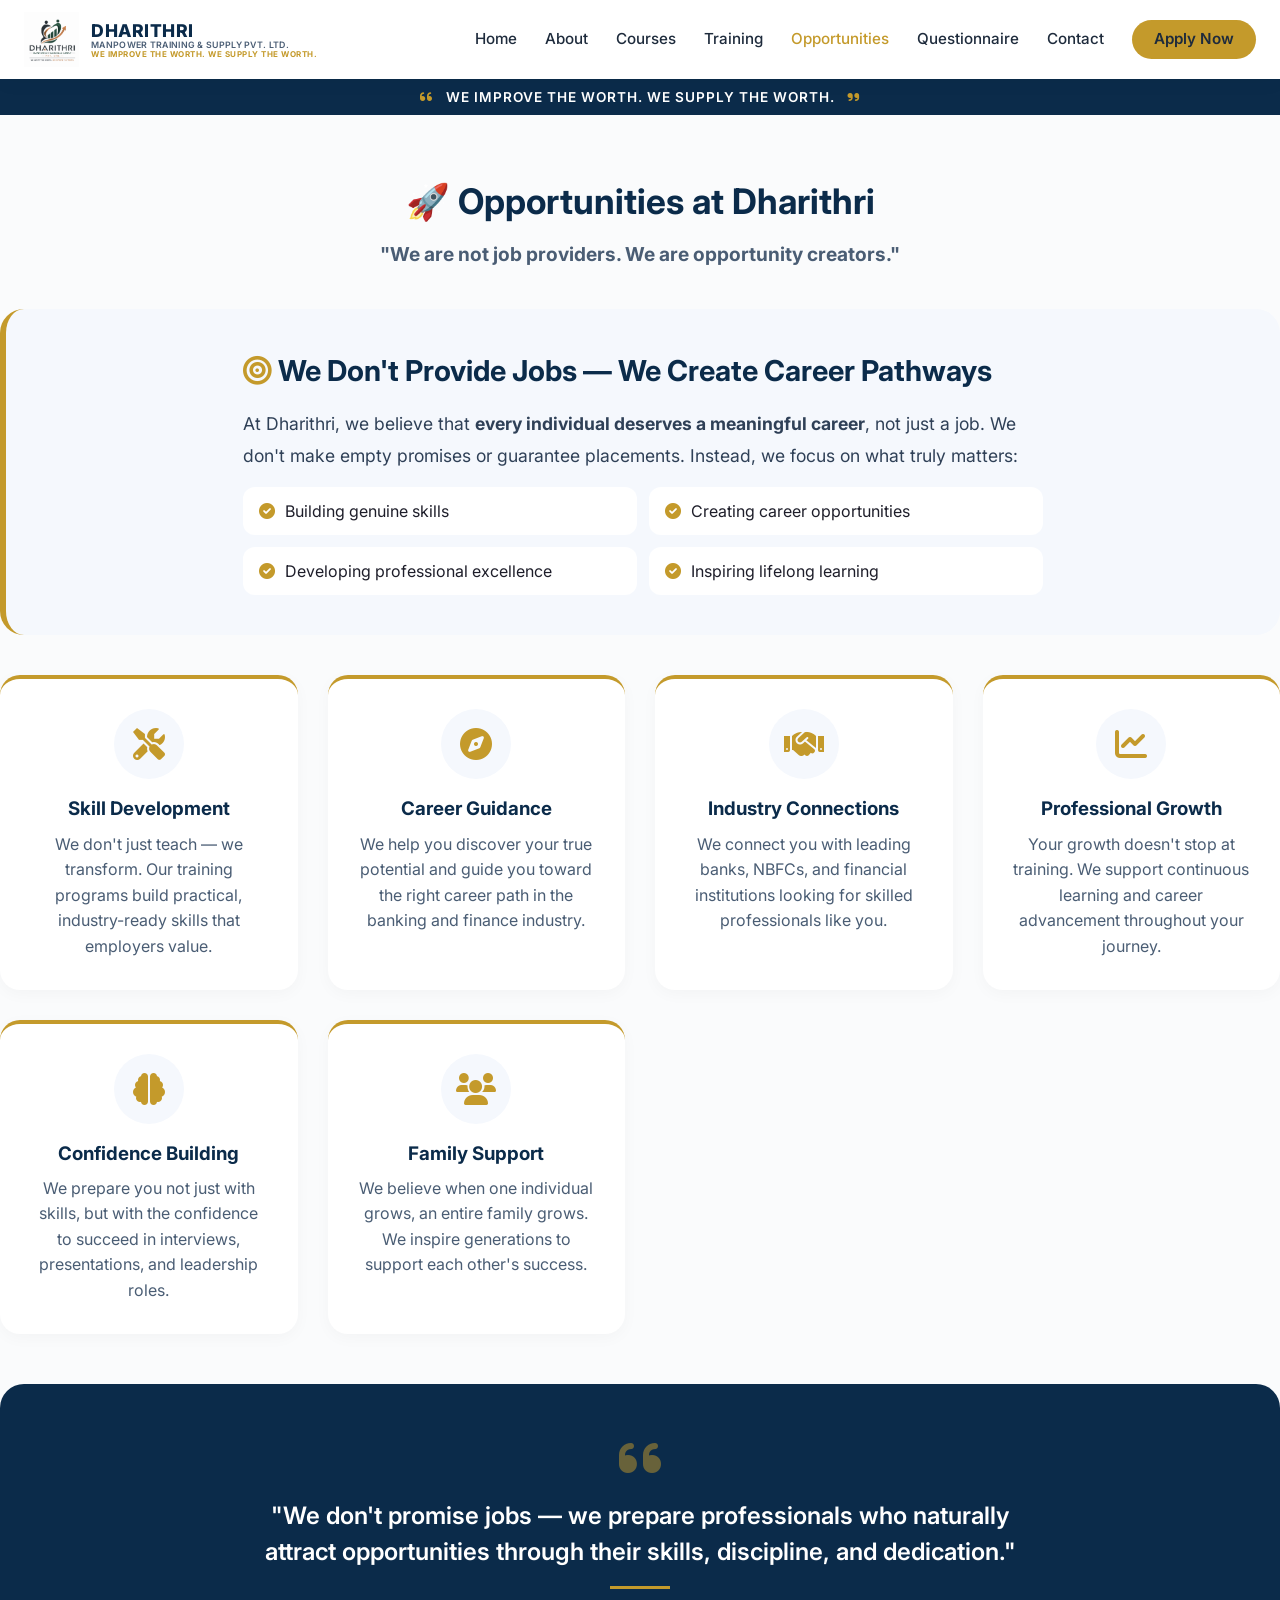
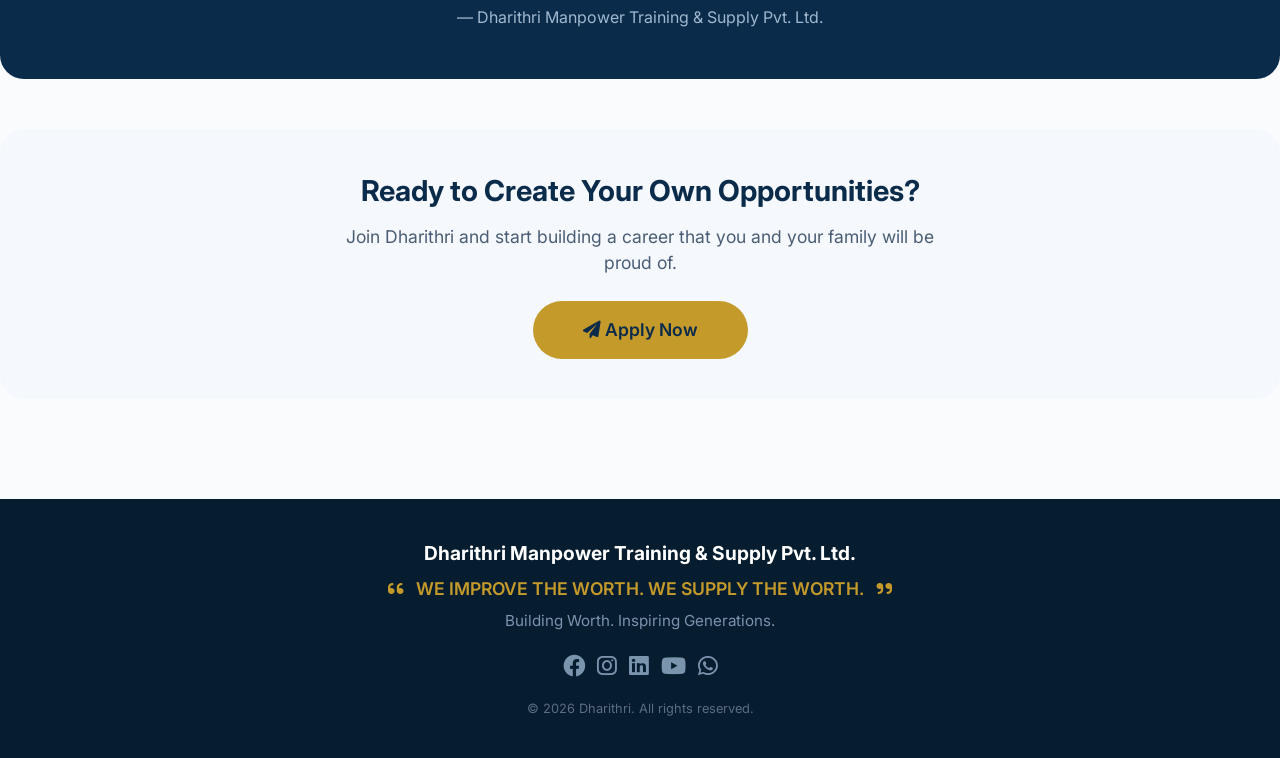
<file: opportunities.html>
<!DOCTYPE html>
<html lang="en">
<head>
    <meta charset="UTF-8" />
    <meta name="viewport" content="width=device-width, initial-scale=1.0" />
    <title>Opportunities · Dharithri</title>
    <link rel="stylesheet" href="https://cdnjs.cloudflare.com/ajax/libs/font-awesome/6.0.0-beta3/css/all.min.css" />
    <link href="https://fonts.googleapis.com/css2?family=Inter:opsz,wght@14..32,400;14..32,500;14..32,600;14..32,700&display=swap" rel="stylesheet" />
    <link rel="stylesheet" href="css/style.css" />
</head>
<body>
    <!-- Navbar auto-loaded by navbar.js -->

    <section class="container" style="padding: 60px 0;">
        <h1 class="section-title" style="text-align:center;">🚀 Opportunities at Dharithri</h1>
        <p class="section-sub" style="text-align:center; margin:0 auto 40px; font-size:1.2rem;">
            <strong>"We are not job providers. We are opportunity creators."</strong>
        </p>

        <!-- MAIN OPPORTUNITIES MESSAGE -->
        <div style="background:#f5f8fd; padding:40px; border-radius:24px; margin-bottom:40px; border-left:6px solid #c49a2b;">
            <div style="max-width:800px; margin:0 auto;">
                <h2 style="color:#0b2b4a; font-size:1.8rem; margin-bottom:16px;">
                    <i class="fas fa-bullseye" style="color:#c49a2b;"></i> We Don't Provide Jobs — We Create Career Pathways
                </h2>
                <p style="font-size:1.1rem; line-height:1.8; color:#2f4057;">
                    At Dharithri, we believe that <strong>every individual deserves a meaningful career</strong>, not just a job. 
                    We don't make empty promises or guarantee placements. Instead, we focus on what truly matters:
                </p>
                <div style="margin-top:16px; display:grid; grid-template-columns: 1fr 1fr; gap:12px;">
                    <div style="display:flex; align-items:center; gap:10px; background:white; padding:12px 16px; border-radius:12px;">
                        <i class="fas fa-check-circle" style="color:#c49a2b;"></i> Building genuine skills
                    </div>
                    <div style="display:flex; align-items:center; gap:10px; background:white; padding:12px 16px; border-radius:12px;">
                        <i class="fas fa-check-circle" style="color:#c49a2b;"></i> Creating career opportunities
                    </div>
                    <div style="display:flex; align-items:center; gap:10px; background:white; padding:12px 16px; border-radius:12px;">
                        <i class="fas fa-check-circle" style="color:#c49a2b;"></i> Developing professional excellence
                    </div>
                    <div style="display:flex; align-items:center; gap:10px; background:white; padding:12px 16px; border-radius:12px;">
                        <i class="fas fa-check-circle" style="color:#c49a2b;"></i> Inspiring lifelong learning
                    </div>
                </div>
            </div>
        </div>

        <!-- OPPORTUNITY CARDS -->
        <div style="display:grid; grid-template-columns: repeat(auto-fit, minmax(280px,1fr)); gap:30px; margin-top:20px;">
            <!-- Card 1 -->
            <div class="opportunity-card">
                <div class="icon-wrapper"><i class="fas fa-tools"></i></div>
                <h3>Skill Development</h3>
                <p>We don't just teach — we transform. Our training programs build practical, industry-ready skills that employers value.</p>
            </div>
            <!-- Card 2 -->
            <div class="opportunity-card">
                <div class="icon-wrapper"><i class="fas fa-compass"></i></div>
                <h3>Career Guidance</h3>
                <p>We help you discover your true potential and guide you toward the right career path in the banking and finance industry.</p>
            </div>
            <!-- Card 3 -->
            <div class="opportunity-card">
                <div class="icon-wrapper"><i class="fas fa-handshake"></i></div>
                <h3>Industry Connections</h3>
                <p>We connect you with leading banks, NBFCs, and financial institutions looking for skilled professionals like you.</p>
            </div>
            <!-- Card 4 -->
            <div class="opportunity-card">
                <div class="icon-wrapper"><i class="fas fa-chart-line"></i></div>
                <h3>Professional Growth</h3>
                <p>Your growth doesn't stop at training. We support continuous learning and career advancement throughout your journey.</p>
            </div>
            <!-- Card 5 -->
            <div class="opportunity-card">
                <div class="icon-wrapper"><i class="fas fa-brain"></i></div>
                <h3>Confidence Building</h3>
                <p>We prepare you not just with skills, but with the confidence to succeed in interviews, presentations, and leadership roles.</p>
            </div>
            <!-- Card 6 -->
            <div class="opportunity-card">
                <div class="icon-wrapper"><i class="fas fa-users"></i></div>
                <h3>Family Support</h3>
                <p>We believe when one individual grows, an entire family grows. We inspire generations to support each other's success.</p>
            </div>
        </div>

        <!-- QUOTE SECTION -->
        <div style="background:#0b2b4a; color:white; padding:50px; border-radius:24px; margin-top:50px; text-align:center;">
            <i class="fas fa-quote-left" style="font-size:3rem; color:#c49a2b; opacity:0.5;"></i>
            <p style="font-size:1.5rem; font-weight:600; max-width:800px; margin:16px auto; color:white;">
                "We don't promise jobs — we prepare professionals who naturally attract opportunities through their skills, discipline, and dedication."
            </p>
            <div style="width:60px; height:3px; background:#c49a2b; margin:16px auto;"></div>
            <p style="color:#a0b8cf; font-size:1rem;">— Dharithri Manpower Training & Supply Pvt. Ltd.</p>
        </div>

        <!-- CTA -->
        <div style="text-align:center; margin-top:50px; background:#f5f8fd; padding:40px; border-radius:24px;">
            <h2 style="color:#0b2b4a; font-size:1.8rem;">Ready to Create Your Own Opportunities?</h2>
            <p style="color:#4a5d74; max-width:600px; margin:12px auto 24px; font-size:1.1rem;">
                Join Dharithri and start building a career that you and your family will be proud of.
            </p>
            <a href="apply.html" class="btn btn-gold" style="padding:16px 50px; font-size:1.1rem;">
                <i class="fas fa-paper-plane"></i> Apply Now
            </a>
        </div>
    </section>

    <script src="js/main.js"></script>
    <script src="js/navbar.js"></script>
</body>
</html>
</file>
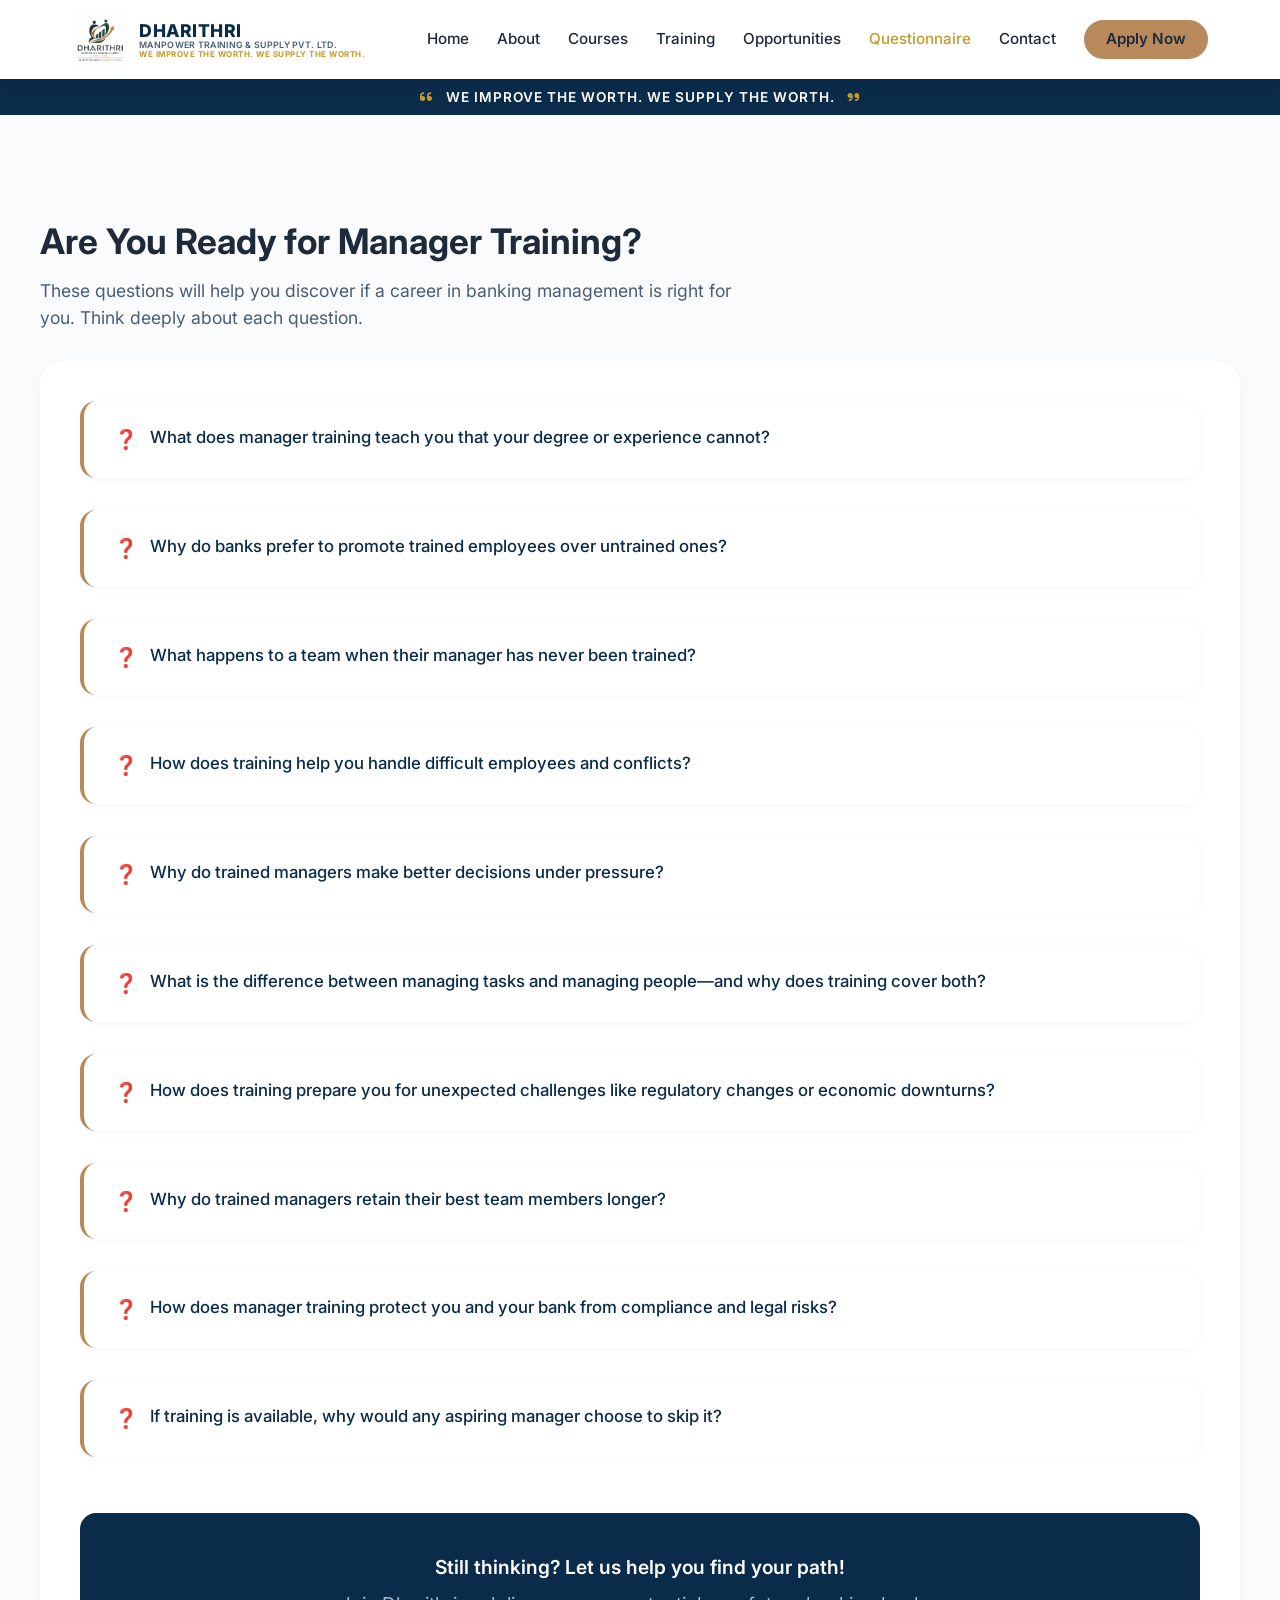
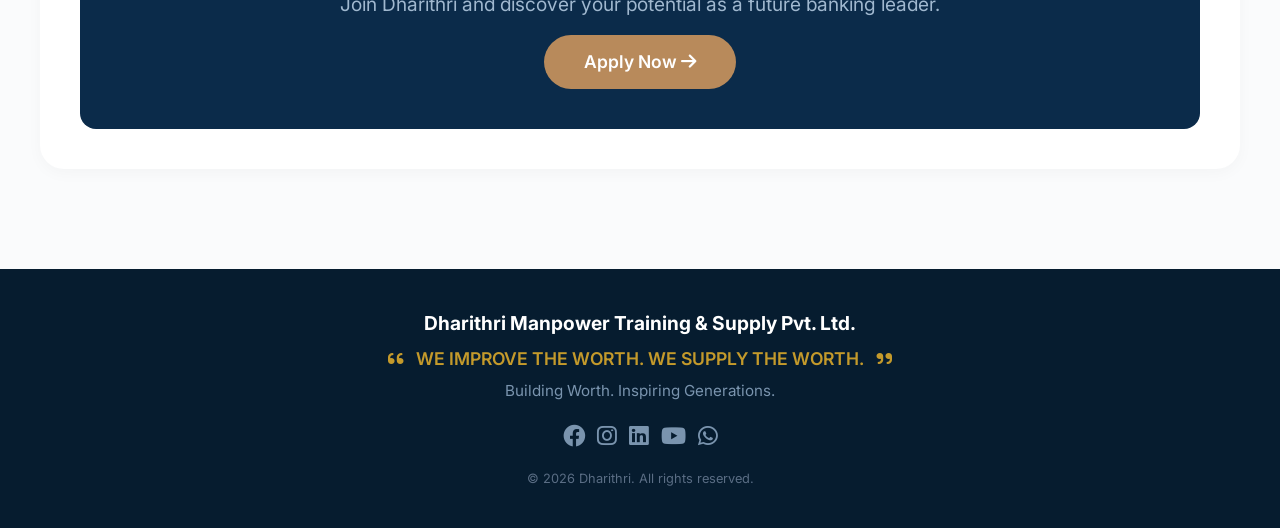
<file: questionnaire.html>
<!DOCTYPE html>
<html lang="en">
<head>
    <meta charset="UTF-8" />
    <meta name="viewport" content="width=device-width, initial-scale=1.0" />
    <title>Questionnaire · Dharithri</title>
    <link rel="stylesheet" href="https://cdnjs.cloudflare.com/ajax/libs/font-awesome/6.0.0-beta3/css/all.min.css" />
    <link href="https://fonts.googleapis.com/css2?family=Inter:opsz,wght@14..32,400;14..32,500;14..32,600;14..32,700&display=swap" rel="stylesheet" />
    <link rel="stylesheet" href="css/style.css" />
    <style>
        /* ===== QUESTIONNAIRE PAGE STYLES ===== */
        .container {
            max-width: 1200px;
            margin: 0 auto;
            padding: 0 2rem;
        }

        .section-title {
            font-size: 2.2rem;
            font-weight: 700;
            color: #1e2a3a;
            margin: 40px 0 10px;
        }

        .section-sub {
            font-size: 1.1rem;
            color: #4a5d74;
            margin-bottom: 30px;
        }

        .question-box {
            background: white;
            padding: 24px 30px;
            border-radius: 16px;
            border-left: 4px solid #b88a5b;
            transition: 0.3s;
            margin-bottom: 16px;
            box-shadow: 0 2px 8px rgba(0, 0, 0, 0.03);
        }

        .question-box:hover {
            background: #edf2f9;
            transform: translateX(4px);
        }

        .question-box h4 {
            color: #0b2b4a;
            display: flex;
            gap: 12px;
            font-weight: 500;
            font-size: 1.05rem;
        }

        .question-box h4 .q-icon {
            color: #b88a5b;
            font-size: 1.2rem;
        }

        .cta-box {
            text-align: center;
            margin-top: 40px;
            padding: 40px;
            background: #0b2b4a;
            border-radius: 16px;
        }

        .cta-box p {
            font-size: 1.2rem;
            font-weight: 600;
            color: white;
        }

        .cta-box .sub-text {
            color: #a0b8cf;
            margin: 8px 0 16px;
            font-weight: 400;
        }

        .btn-gold {
            background: #b88a5b;
            color: white;
            padding: 14px 40px;
            border-radius: 40px;
            text-decoration: none;
            font-weight: 600;
            display: inline-block;
            transition: background 0.2s;
            font-size: 1.1rem;
        }

        .btn-gold:hover {
            background: #9e6d44;
        }

        @media (max-width: 600px) {
            .section-title {
                font-size: 1.6rem;
            }
            .question-box {
                padding: 16px 20px;
            }
            .question-box h4 {
                font-size: 0.95rem;
            }
        }
    </style>
</head>
<body>

    <!-- ============================================================ -->
    <!-- NAVBAR WILL BE LOADED BY navbar.js -->
    <!-- ============================================================ -->

    <!-- ===== MAIN CONTENT ===== -->
    <section class="container" style="padding: 60px 0;">
        <h1 class="section-title">Are You Ready for Manager Training?</h1>
        <p class="section-sub">These questions will help you discover if a career in banking management is right for you. Think deeply about each question.</p>

        <div style="background:white; padding:40px; border-radius:24px; box-shadow:0 4px 16px rgba(0,0,0,0.03);">
            <div style="display:grid; gap:16px;">

                <div class="question-box">
                    <h4><span class="q-icon">❓</span> What does manager training teach you that your degree or experience cannot?</h4>
                </div>

                <div class="question-box">
                    <h4><span class="q-icon">❓</span> Why do banks prefer to promote trained employees over untrained ones?</h4>
                </div>

                <div class="question-box">
                    <h4><span class="q-icon">❓</span> What happens to a team when their manager has never been trained?</h4>
                </div>

                <div class="question-box">
                    <h4><span class="q-icon">❓</span> How does training help you handle difficult employees and conflicts?</h4>
                </div>

                <div class="question-box">
                    <h4><span class="q-icon">❓</span> Why do trained managers make better decisions under pressure?</h4>
                </div>

                <div class="question-box">
                    <h4><span class="q-icon">❓</span> What is the difference between managing tasks and managing people—and why does training cover both?</h4>
                </div>

                <div class="question-box">
                    <h4><span class="q-icon">❓</span> How does training prepare you for unexpected challenges like regulatory changes or economic downturns?</h4>
                </div>

                <div class="question-box">
                    <h4><span class="q-icon">❓</span> Why do trained managers retain their best team members longer?</h4>
                </div>

                <div class="question-box">
                    <h4><span class="q-icon">❓</span> How does manager training protect you and your bank from compliance and legal risks?</h4>
                </div>

                <div class="question-box">
                    <h4><span class="q-icon">❓</span> If training is available, why would any aspiring manager choose to skip it?</h4>
                </div>

            </div>

            <div class="cta-box">
                <p>Still thinking? Let us help you find your path!</p>
                <p class="sub-text">Join Dharithri and discover your potential as a future banking leader.</p>
                <a href="apply.html" class="btn-gold">Apply Now <i class="fas fa-arrow-right"></i></a>
            </div>
        </div>
    </section>

    <!-- ============================================================ -->
    <!-- FOOTER WILL BE LOADED BY navbar.js -->
    <!-- ============================================================ -->

    <script src="js/main.js"></script>
    <script src="js/navbar.js"></script>
</body>
</html>
</file>
<file: css/style.css>
/* ===== RESET & BASE ===== */
* { margin: 0; padding: 0; box-sizing: border-box; }
body { font-family: 'Inter', sans-serif; background: #fafbfc; color: #1e1e2a; line-height: 1.5; scroll-behavior: smooth; }
.container { max-width: 1280px; margin: 0 auto; padding: 0 24px; }

/* ===== NAVBAR ===== */
.navbar { background: white; box-shadow: 0 4px 20px rgba(0,0,0,0.03); padding: 12px 0; position: sticky; top: 0; z-index: 100; }
.nav-flex { display: flex; align-items: center; justify-content: space-between; flex-wrap: wrap; }
.logo-area { display: flex; align-items: center; gap: 10px; }
.logo-area img { height: 48px; width: auto; }
.logo-text { font-weight: 700; font-size: 1.2rem; color: #0b2b4a; }
.logo-text span { color: #c49a2b; }
.nav-links { display: flex; gap: 28px; font-weight: 500; align-items: center; }
.nav-links a { text-decoration: none; color: #1e2b3c; transition: 0.2s; font-size: 0.95rem; }
.nav-links a:hover, .nav-links a.active { color: #c49a2b; }
.hamburger { display: none; font-size: 1.6rem; cursor: pointer; }
@media (max-width: 768px) {
    .nav-links { display: none; flex-direction: column; width: 100%; padding: 20px 0; gap: 14px; }
    .nav-links.show { display: flex; }
    .hamburger { display: block; }
}

/* ===== BUTTONS ===== */
.btn { display: inline-block; background: #0b2b4a; color: white; padding: 10px 24px; border-radius: 40px; text-decoration: none; font-weight: 600; font-size: 0.9rem; border: none; cursor: pointer; transition: 0.2s; }
.btn-gold { background: #c49a2b; color: #0b2b4a; }
.btn-gold:hover { background: #b0861f; transform: translateY(-2px); }
.btn-outline { background: transparent; border: 2px solid #c49a2b; color: #c49a2b; }
.btn-outline:hover { background: #c49a2b; color: white; }
.btn:hover { opacity: 0.9; transform: translateY(-2px); }

/* ===== SECTIONS ===== */
.section-title { font-size: 2.2rem; font-weight: 700; color: #0b2b4a; margin-bottom: 12px; }
.section-sub { color: #4a5d74; max-width: 700px; margin-bottom: 32px; }

/* ===== HERO ===== */
.hero { padding: 60px 0 40px; background: linear-gradient(145deg, #f0f4fa 0%, #ffffff 100%); }
.hero-grid { display: grid; grid-template-columns: 1fr 1fr; gap: 48px; align-items: center; }
.hero h1 { font-size: 3.2rem; font-weight: 700; line-height: 1.2; color: #0b2b4a; }
.hero h1 i { color: #c49a2b; }
.hero p { font-size: 1.1rem; color: #2f4057; margin: 20px 0 28px; max-width: 520px; }
.hero-tag { background: #e7edf5; display: inline-block; padding: 6px 18px; border-radius: 40px; font-weight: 600; font-size: 0.9rem; color: #0b2b4a; }
.hero-badge { display: flex; gap: 12px; flex-wrap: wrap; }
@media (max-width: 768px) { .hero-grid { grid-template-columns: 1fr; } .hero h1 { font-size: 2.2rem; } }

/* ===== ABOUT ===== */
.about-grid { display: grid; grid-template-columns: 1fr 1fr; gap: 40px; background: white; padding: 40px; border-radius: 28px; box-shadow: 0 12px 40px rgba(0,0,0,0.02); }
@media (max-width: 768px) { .about-grid { grid-template-columns: 1fr; padding: 24px; } }

/* ===== FOUNDER ===== */
.founder-card { background: white; border-radius: 28px; padding: 36px 40px; box-shadow: 0 8px 30px rgba(0,0,0,0.02); display: flex; gap: 32px; flex-wrap: wrap; align-items: flex-start; }
.founder-img { width: 120px; height: 120px; background: #d9e2ed; border-radius: 50%; display: flex; align-items: center; justify-content: center; font-size: 3rem; color: #0b2b4a; font-weight: 700; flex-shrink:0; }

/* ===== CARDS ===== */
.card { background: white; padding: 24px; border-radius: 20px; box-shadow: 0 4px 16px rgba(0,0,0,0.03); transition: 0.3s; }
.card:hover { transform: translateY(-4px); box-shadow: 0 12px 32px rgba(0,0,0,0.06); }
.card h4 { margin: 12px 0 6px; }
.card p { color: #4a5d74; font-size: 0.95rem; }

/* ===== COURSES ===== */
.course-grid { display: grid; grid-template-columns: repeat(auto-fill, minmax(280px, 1fr)); gap: 24px; margin: 30px 0; }
.course-card { background: white; padding: 24px; border-radius: 20px; box-shadow: 0 4px 16px rgba(0,0,0,0.03); border-left: 4px solid #c49a2b; transition: 0.3s; }
.course-card:hover { transform: translateY(-3px); box-shadow: 0 12px 32px rgba(0,0,0,0.06); }
.course-card h4 { color: #0b2b4a; margin-bottom: 8px; }
.course-card ul { list-style: none; margin: 10px 0 16px; }
.course-card ul li { padding: 4px 0; font-size: 0.9rem; color: #2f4057; border-bottom: 1px solid #f0f2f5; }
.course-card ul li:last-child { border-bottom: none; }
.course-card .btn { padding: 6px 18px; font-size: 0.8rem; margin-right: 6px; }

/* ===== TRAINING ===== */
.training-section { background: white; padding: 40px; border-radius: 24px; margin: 30px 0; box-shadow: 0 4px 16px rgba(0,0,0,0.03); }
.training-section h3 { color: #0b2b4a; margin-bottom: 16px; }

/* ===== GALLERY ===== */
.gallery-grid { display: grid; grid-template-columns: repeat(auto-fit, minmax(250px, 1fr)); gap: 20px; margin: 24px 0; }
.gallery-grid img { width: 100%; height: 220px; object-fit: cover; border-radius: 16px; box-shadow: 0 4px 16px rgba(0,0,0,0.06); transition: 0.3s; }
.gallery-grid img:hover { transform: scale(1.02); box-shadow: 0 8px 24px rgba(0,0,0,0.1); }

/* ===== FORM ===== */
.form-group { margin-bottom: 20px; }
.form-group label { display: block; font-weight: 600; margin-bottom: 4px; color: #0b2b4a; }
.form-group label .required { color: #e74c3c; }
.form-group input, .form-group select, .form-group textarea { width: 100%; padding: 12px 16px; border: 1px solid #dde2e8; border-radius: 12px; font-family: 'Inter', sans-serif; font-size: 0.95rem; transition: 0.2s; background: white; }
.form-group input:focus, .form-group select:focus, .form-group textarea:focus { outline: none; border-color: #c49a2b; box-shadow: 0 0 0 3px rgba(196,154,43,0.15); }
.form-group input[type="file"] { padding: 10px; background: #f8f9fb; cursor: pointer; }
.form-group input[type="file"]:hover { background: #f0f2f5; }
.form-group small { display: block; margin-top: 4px; color: #6c7a8a; font-size: 0.85rem; }
.form-row { display: grid; grid-template-columns: 1fr 1fr; gap: 20px; }
@media (max-width: 600px) { .form-row { grid-template-columns: 1fr; } }
.form-section { background: white; padding: 40px; border-radius: 24px; box-shadow: 0 4px 16px rgba(0,0,0,0.03); max-width: 900px; margin: 0 auto; }

/* ============================================= */
/* ===== ADMIN LOGIN ===== */
/* ============================================= */
.admin-login-box {
    max-width: 420px;
    width: 100%;
    margin: 60px auto;
    background: white;
    padding: 40px;
    border-radius: 24px;
    box-shadow: 0 12px 40px rgba(0,0,0,0.08);
}

.admin-login-box .form-group input {
    width: 100%;
    padding: 12px 16px;
    border: 1px solid #dde2e8;
    border-radius: 12px;
    font-family: 'Inter', sans-serif;
    font-size: 0.95rem;
    transition: 0.2s;
    background: white;
}

.admin-login-box .form-group input:focus {
    outline: none;
    border-color: #c49a2b;
    box-shadow: 0 0 0 3px rgba(196,154,43,0.15);
}

.admin-login-box .form-group label {
    display: block;
    font-weight: 600;
    margin-bottom: 4px;
    color: #0b2b4a;
}

.admin-login-box .form-group label .required {
    color: #e74c3c;
}

/* ============================================= */
/* ===== ADMIN DASHBOARD ===== */
/* ============================================= */

/* --- Dashboard Header --- */
.dashboard-header {
    display: flex;
    justify-content: space-between;
    align-items: center;
    flex-wrap: wrap;
    margin: 20px 0 30px;
    gap: 16px;
}

.dashboard-header h1 {
    font-size: 2rem;
    color: #0b2b4a;
}

.dashboard-controls {
    display: flex;
    gap: 12px;
    align-items: center;
    flex-wrap: wrap;
}

.dashboard-controls input[type="text"] {
    padding: 10px 16px;
    border: 1px solid #dde2e8;
    border-radius: 12px;
    font-family: 'Inter', sans-serif;
    font-size: 0.95rem;
    min-width: 250px;
    transition: 0.2s;
    background: white;
}

.dashboard-controls input[type="text"]:focus {
    outline: none;
    border-color: #c49a2b;
    box-shadow: 0 0 0 3px rgba(196,154,43,0.15);
}

.btn-export {
    background: #0b2b4a;
    color: white;
    border: none;
    padding: 10px 24px;
    border-radius: 40px;
    cursor: pointer;
    font-weight: 600;
    font-size: 0.9rem;
    transition: 0.3s;
    display: inline-flex;
    align-items: center;
    gap: 8px;
}

.btn-export:hover {
    background: #1a3d5e;
    transform: translateY(-2px);
    box-shadow: 0 4px 12px rgba(11,43,74,0.2);
}

.btn-export i {
    font-size: 1rem;
}

/* --- Stats Cards --- */
.admin-stats {
    display: grid;
    grid-template-columns: repeat(auto-fit, minmax(180px, 1fr));
    gap: 20px;
    margin-bottom: 30px;
}

.admin-stat-card {
    background: white;
    padding: 20px 24px;
    border-radius: 16px;
    box-shadow: 0 4px 16px rgba(0,0,0,0.03);
    text-align: center;
    transition: 0.3s;
    border: 1px solid #f0f2f5;
}

.admin-stat-card:hover {
    transform: translateY(-4px);
    box-shadow: 0 8px 24px rgba(0,0,0,0.06);
}

.admin-stat-card .stat-icon {
    font-size: 1.8rem;
    color: #c49a2b;
    margin-bottom: 8px;
}

.admin-stat-card h3 {
    color: #0b2b4a;
    font-size: 2rem;
    margin: 0;
}

.admin-stat-card p {
    color: #4a5d74;
    margin: 4px 0 0;
    font-size: 0.85rem;
    font-weight: 500;
}

/* --- Table Container --- */
.table-container {
    background: white;
    padding: 24px;
    border-radius: 16px;
    box-shadow: 0 4px 16px rgba(0,0,0,0.03);
    overflow-x: auto;
    margin-top: 20px;
}

.table-container h2 {
    color: #0b2b4a;
    margin-top: 0;
    margin-bottom: 16px;
    font-size: 1.4rem;
}

/* --- Admin Table --- */
.admin-table {
    width: 100%;
    border-collapse: collapse;
    font-size: 0.9rem;
}

.admin-table thead tr {
    background: #0b2b4a;
    color: white;
}

.admin-table thead th {
    padding: 12px 16px;
    text-align: left;
    font-weight: 600;
    white-space: nowrap;
}

.admin-table tbody tr {
    border-bottom: 1px solid #eef2f6;
    transition: 0.2s;
}

.admin-table tbody tr:nth-child(even) {
    background: #fafbfc;
}

.admin-table tbody tr:hover {
    background: #f5f8fd;
}

.admin-table tbody td {
    padding: 10px 16px;
    vertical-align: middle;
}

/* --- Program Badge --- */
.program-badge {
    background: #c49a2b;
    color: #0b2b4a;
    padding: 2px 12px;
    border-radius: 40px;
    font-size: 0.75rem;
    font-weight: 600;
    display: inline-block;
}

/* ============================================= */
/* ===== ACTION BUTTONS (View, Resume, Delete) ===== */
/* ============================================= */
.action-cell {
    display: flex;
    gap: 6px;
    align-items: center;
    flex-wrap: wrap;
}

.btn-action {
    display: inline-flex;
    align-items: center;
    justify-content: center;
    width: 34px;
    height: 34px;
    border-radius: 6px;
    border: none;
    cursor: pointer;
    transition: all 0.3s ease;
    color: white;
    text-decoration: none;
    font-size: 0.85rem;
}

.btn-action i {
    font-size: 14px;
}

/* View Button */
.btn-view {
    background: #4CAF50;
}
.btn-view:hover {
    background: #45a049;
    transform: scale(1.08);
    box-shadow: 0 4px 12px rgba(76,175,80,0.3);
}

/* Resume Button */
.btn-resume {
    background: #FF6B6B;
}
.btn-resume:hover {
    background: #ff5252;
    transform: scale(1.08);
    box-shadow: 0 4px 12px rgba(255,107,107,0.3);
}

/* Delete Button */
.btn-delete {
    background: #dc3545;
}
.btn-delete:hover {
    background: #c82333;
    transform: scale(1.08);
    box-shadow: 0 4px 12px rgba(220,53,69,0.3);
}

/* No Resume Badge */
.no-resume {
    color: #999;
    font-size: 11px;
    font-style: italic;
    padding: 4px 8px;
    background: #f5f5f5;
    border-radius: 4px;
}

/* --- View Button (Text version) --- */
.view-btn {
    background: #c49a2b;
    border: none;
    color: #0b2b4a;
    padding: 4px 14px;
    border-radius: 6px;
    cursor: pointer;
    font-size: 0.8rem;
    font-weight: 600;
    transition: 0.2s;
}

.view-btn:hover {
    background: #b0861f;
    transform: scale(1.05);
}

/* ============================================= */
/* ===== ADMIN ACTIONS BAR ===== */
/* ============================================= */
.admin-actions {
    margin-top: 20px;
    display: flex;
    gap: 12px;
    flex-wrap: wrap;
}

.admin-actions .btn-export {
    background: #0b2b4a;
    color: white;
    border: none;
    padding: 10px 24px;
    border-radius: 40px;
    cursor: pointer;
    font-weight: 600;
    transition: 0.2s;
}

.admin-actions .btn-export:hover {
    background: #1a3d5e;
    transform: translateY(-2px);
}

.admin-actions .btn-refresh {
    background: #4a5d74;
    color: white;
    border: none;
    padding: 10px 24px;
    border-radius: 40px;
    cursor: pointer;
    font-weight: 600;
    transition: 0.2s;
}

.admin-actions .btn-refresh:hover {
    background: #5a6d84;
    transform: translateY(-2px);
}

.admin-actions .btn-danger {
    background: #e74c3c;
    color: white;
    border: none;
    padding: 10px 24px;
    border-radius: 40px;
    cursor: pointer;
    font-weight: 600;
    transition: 0.2s;
}

.admin-actions .btn-danger:hover {
    background: #c0392b;
    transform: translateY(-2px);
}

/* ============================================= */
/* ===== ADMIN LOADING & EMPTY STATES ===== */
/* ============================================= */
.admin-loading {
    text-align: center;
    padding: 40px;
    color: #4a5d74;
    background: white;
    border-radius: 16px;
}

.admin-loading .spinner {
    font-size: 2rem;
    color: #c49a2b;
    animation: spin 1s linear infinite;
}

.admin-loading p {
    margin-top: 12px;
}

@keyframes spin {
    0% { transform: rotate(0deg); }
    100% { transform: rotate(360deg); }
}

.admin-empty {
    text-align: center;
    padding: 40px;
    color: #4a5d74;
}

.admin-empty .icon {
    font-size: 3rem;
    color: #c49a2b;
}

.admin-empty h3 {
    margin: 12px 0;
    color: #0b2b4a;
}

/* ============================================= */
/* ===== ALERTS ===== */
/* ============================================= */
.alert {
    padding: 16px 20px;
    border-radius: 12px;
    margin-bottom: 20px;
}

.alert-success {
    background: #e8f5e9;
    color: #2e7d32;
    border: 1px solid #a5d6a7;
}

.alert-error {
    background: #ffebee;
    color: #c62828;
    border: 1px solid #ef9a9a;
}

.alert-info {
    background: #e3f2fd;
    color: #0d47a1;
    border: 1px solid #90caf9;
}

/* ============================================= */
/* ===== OPPORTUNITIES PAGE ===== */
/* ============================================= */
.opportunity-card {
    background: white;
    padding: 30px;
    border-radius: 20px;
    box-shadow: 0 4px 16px rgba(0,0,0,0.03);
    border-top: 4px solid #c49a2b;
    text-align: center;
    transition: 0.3s;
}

.opportunity-card:hover {
    transform: translateY(-8px);
    box-shadow: 0 12px 40px rgba(0,0,0,0.08);
}

.opportunity-card .icon-wrapper {
    background: #f5f8fd;
    width: 70px;
    height: 70px;
    border-radius: 50%;
    display: flex;
    align-items: center;
    justify-content: center;
    margin: 0 auto 16px;
}

.opportunity-card .icon-wrapper i {
    font-size: 2rem;
    color: #c49a2b;
}

.opportunity-card h3 {
    color: #0b2b4a;
    margin-bottom: 8px;
}

.opportunity-card p {
    color: #4a5d74;
    line-height: 1.6;
}

/* ============================================= */
/* ===== TAGLINE BANNER ===== */
/* ============================================= */
.tagline-banner {
    background: #0b2b4a;
    color: white;
    text-align: center;
    padding: 10px 0;
    font-weight: 600;
    letter-spacing: 1px;
    font-size: 0.9rem;
}

/* ============================================= */
/* ===== FOOTER ===== */
/* ============================================= */
.footer {
    background: #061c2f;
    color: white;
    padding: 40px 0;
}

.footer a {
    color: #7a94ae;
    margin: 0 10px;
    font-size: 1.4rem;
    transition: 0.3s;
}

.footer a:hover {
    color: #c49a2b;
}

.footer .footer-brand h4 {
    color: white;
}

.footer .footer-brand p {
    color: #7a94ae;
    margin-top: 4px;
}

/* ============================================= */
/* ===== MISC UTILITIES ===== */
/* ============================================= */
.text-center { text-align: center; }
.text-left { text-align: left; }
.text-right { text-align: right; }
.mt-20 { margin-top: 20px; }
.mb-20 { margin-bottom: 20px; }
.mt-30 { margin-top: 30px; }
.mb-30 { margin-bottom: 30px; }
.p-20 { padding: 20px; }
.p-30 { padding: 30px; }
.hidden { display: none; }

/* ============================================= */
/* ===== RESPONSIVE TABLES ===== */
/* ============================================= */
@media (max-width: 1024px) {
    .admin-table {
        font-size: 0.85rem;
    }
    .admin-table thead th,
    .admin-table tbody td {
        padding: 8px 12px;
    }
}

@media (max-width: 768px) {
    .dashboard-header {
        flex-direction: column;
        align-items: stretch;
    }
    
    .dashboard-controls {
        flex-direction: column;
        width: 100%;
    }
    
    .dashboard-controls input[type="text"] {
        min-width: auto;
        width: 100%;
    }
    
    .btn-export {
        width: 100%;
        justify-content: center;
    }
    
    .admin-stats {
        grid-template-columns: repeat(auto-fit, minmax(140px, 1fr));
        gap: 12px;
    }
    
    .admin-stat-card {
        padding: 14px 16px;
    }
    
    .admin-stat-card h3 {
        font-size: 1.4rem;
    }
    
    .admin-table {
        font-size: 0.8rem;
    }
    
    .admin-table thead th,
    .admin-table tbody td {
        padding: 6px 10px;
    }
    
    .admin-table .program-badge {
        font-size: 0.65rem;
        padding: 1px 8px;
    }
    
    .action-cell {
        gap: 4px;
    }
    
    .btn-action {
        width: 30px;
        height: 30px;
    }
    
    .btn-action i {
        font-size: 12px;
    }
    
    .no-resume {
        font-size: 10px;
        padding: 2px 6px;
    }
    
    .admin-login-box {
        padding: 24px;
        margin: 20px auto;
    }
    
    .admin-actions {
        flex-direction: column;
    }
    
    .admin-actions .btn-export,
    .admin-actions .btn-refresh,
    .admin-actions .btn-danger {
        width: 100%;
        text-align: center;
        justify-content: center;
    }
    
    .table-container {
        padding: 12px;
    }
}

@media (max-width: 480px) {
    .admin-table {
        font-size: 0.7rem;
    }
    
    .admin-table thead th,
    .admin-table tbody td {
        padding: 4px 6px;
    }
    
    .admin-table .view-btn {
        padding: 2px 10px;
        font-size: 0.65rem;
    }
    
    .btn-action {
        width: 26px;
        height: 26px;
    }
    
    .btn-action i {
        font-size: 10px;
    }
    
    .admin-stats {
        grid-template-columns: 1fr 1fr;
        gap: 8px;
    }
    
    .admin-stat-card h3 {
        font-size: 1.2rem;
    }
    
    .admin-stat-card p {
        font-size: 0.75rem;
    }
}

/* ============================================= */
/* ===== SCROLLBAR STYLING ===== */
/* ============================================= */
::-webkit-scrollbar {
    width: 6px;
    height: 6px;
}

::-webkit-scrollbar-track {
    background: #f1f1f1;
    border-radius: 10px;
}

::-webkit-scrollbar-thumb {
    background: #c49a2b;
    border-radius: 10px;
}

::-webkit-scrollbar-thumb:hover {
    background: #b0861f;
}

/* ============================================= */
/* ===== PRINT STYLES ===== */
/* ============================================= */
@media print {
    .navbar, .footer, .admin-actions, .dashboard-controls {
        display: none !important;
    }
    .table-container {
        box-shadow: none !important;
        border: 1px solid #ddd;
    }
    .admin-table thead tr {
        background: #333 !important;
        color: white !important;
    }
    .btn-action {
        display: none !important;
    }
}
</file>
